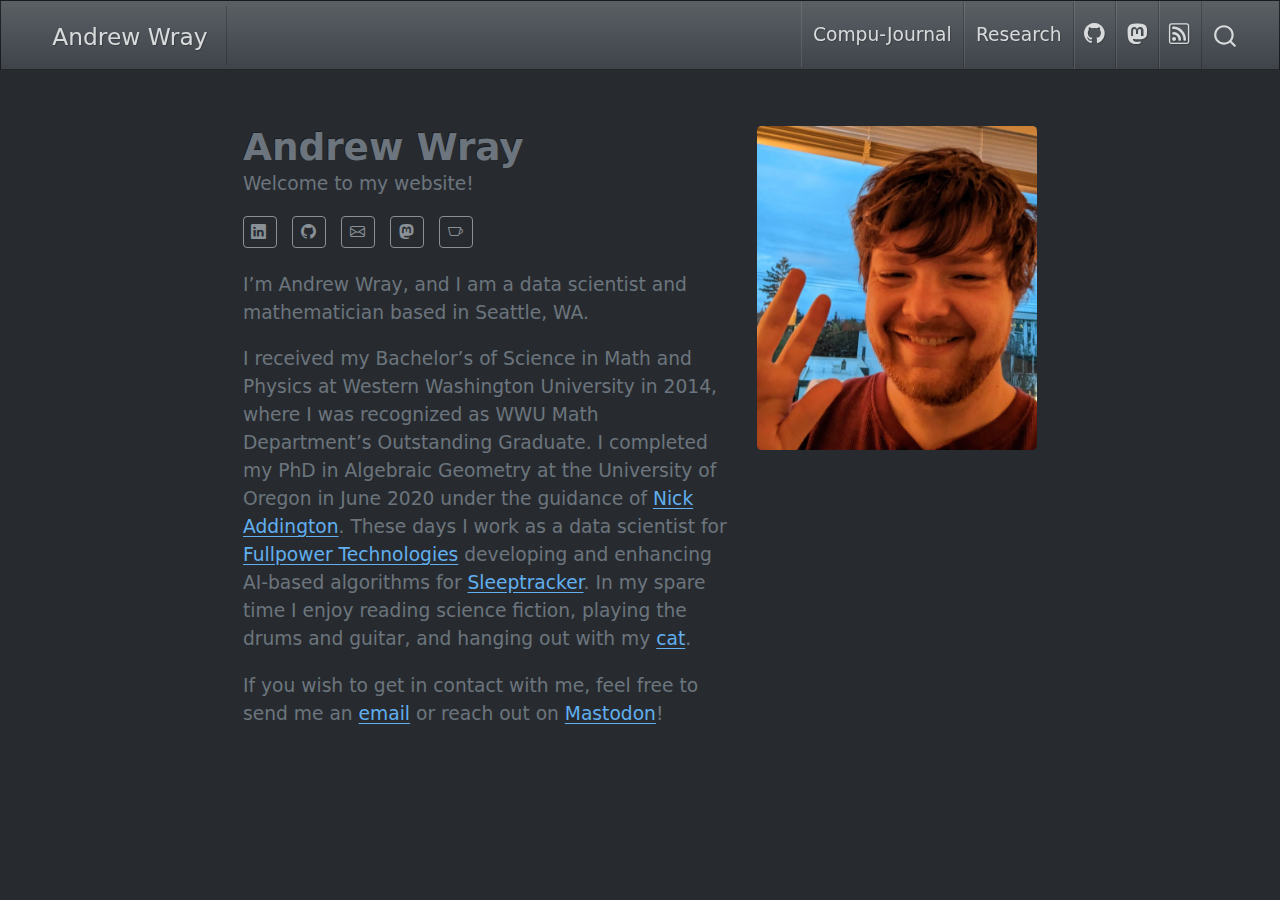
<file: index.html>
<!DOCTYPE html>
<html xmlns="http://www.w3.org/1999/xhtml" lang="en" xml:lang="en"><head>

<meta charset="utf-8">
<meta name="generator" content="quarto-1.4.549">

<meta name="viewport" content="width=device-width, initial-scale=1.0, user-scalable=yes">

<meta name="description" content="Welcome to my website!">

<title>Andrew Wray</title>
<style>
code{white-space: pre-wrap;}
span.smallcaps{font-variant: small-caps;}
div.columns{display: flex; gap: min(4vw, 1.5em);}
div.column{flex: auto; overflow-x: auto;}
div.hanging-indent{margin-left: 1.5em; text-indent: -1.5em;}
ul.task-list{list-style: none;}
ul.task-list li input[type="checkbox"] {
  width: 0.8em;
  margin: 0 0.8em 0.2em -1em; /* quarto-specific, see https://github.com/quarto-dev/quarto-cli/issues/4556 */ 
  vertical-align: middle;
}
</style>


<script src="site_libs/quarto-nav/quarto-nav.js"></script>
<script src="site_libs/quarto-nav/headroom.min.js"></script>
<script src="site_libs/clipboard/clipboard.min.js"></script>
<script src="site_libs/quarto-search/autocomplete.umd.js"></script>
<script src="site_libs/quarto-search/fuse.min.js"></script>
<script src="site_libs/quarto-search/quarto-search.js"></script>
<meta name="quarto:offset" content="./">
<link href="./static/img/favicon.ico" rel="icon">
<script src="site_libs/quarto-html/quarto.js"></script>
<script src="site_libs/quarto-html/popper.min.js"></script>
<script src="site_libs/quarto-html/tippy.umd.min.js"></script>
<link href="site_libs/quarto-html/tippy.css" rel="stylesheet">
<link href="site_libs/quarto-html/quarto-syntax-highlighting-dark.css" rel="stylesheet" id="quarto-text-highlighting-styles">
<script src="site_libs/bootstrap/bootstrap.min.js"></script>
<link href="site_libs/bootstrap/bootstrap-icons.css" rel="stylesheet">
<link href="site_libs/bootstrap/bootstrap.min.css" rel="stylesheet" id="quarto-bootstrap" data-mode="dark">
<script id="quarto-search-options" type="application/json">{
  "location": "navbar",
  "copy-button": false,
  "collapse-after": 3,
  "panel-placement": "end",
  "type": "overlay",
  "limit": 50,
  "keyboard-shortcut": [
    "f",
    "/",
    "s"
  ],
  "show-item-context": false,
  "language": {
    "search-no-results-text": "No results",
    "search-matching-documents-text": "matching documents",
    "search-copy-link-title": "Copy link to search",
    "search-hide-matches-text": "Hide additional matches",
    "search-more-match-text": "more match in this document",
    "search-more-matches-text": "more matches in this document",
    "search-clear-button-title": "Clear",
    "search-text-placeholder": "",
    "search-detached-cancel-button-title": "Cancel",
    "search-submit-button-title": "Submit",
    "search-label": "Search"
  }
}</script>
<style>html{ scroll-behavior: smooth; }</style>


<meta property="og:title" content="Andrew Wray">
<meta property="og:description" content="Welcome to my website!">
<meta property="og:image" content="https://awray3.github.io/static/img/pretty_good_morning.jpeg">
<meta property="og:site_name" content="Andrew Wray's Blog">
</head>

<body class="nav-fixed fullcontent">

<div id="quarto-search-results"></div>
  <header id="quarto-header" class="headroom fixed-top">
    <nav class="navbar navbar-expand-lg " data-bs-theme="dark">
      <div class="navbar-container container-fluid">
      <div class="navbar-brand-container mx-auto">
    <a class="navbar-brand" href="./index.html">
    <span class="navbar-title">Andrew Wray</span>
    </a>
  </div>
            <div id="quarto-search" class="" title="Search"></div>
          <button class="navbar-toggler" type="button" data-bs-toggle="collapse" data-bs-target="#navbarCollapse" aria-controls="navbarCollapse" aria-expanded="false" aria-label="Toggle navigation" onclick="if (window.quartoToggleHeadroom) { window.quartoToggleHeadroom(); }">
  <span class="navbar-toggler-icon"></span>
</button>
          <div class="collapse navbar-collapse" id="navbarCollapse">
            <ul class="navbar-nav navbar-nav-scroll ms-auto">
  <li class="nav-item">
    <a class="nav-link" href="./compu-journal.html"> 
<span class="menu-text">Compu-Journal</span></a>
  </li>  
  <li class="nav-item">
    <a class="nav-link" href="./research.html"> 
<span class="menu-text">Research</span></a>
  </li>  
  <li class="nav-item compact">
    <a class="nav-link" href="https://github.com/awray3"> <i class="bi bi-github" role="img">
</i> 
<span class="menu-text"></span></a>
  </li>  
  <li class="nav-item compact">
    <a class="nav-link" href="https://fosstodon.org/@awray"> <i class="bi bi-mastodon" role="img">
</i> 
<span class="menu-text"></span></a>
  </li>  
  <li class="nav-item compact">
    <a class="nav-link" href="./blog.xml"> <i class="bi bi-rss" role="img">
</i> 
<span class="menu-text"></span></a>
  </li>  
</ul>
          </div> <!-- /navcollapse -->
          <div class="quarto-navbar-tools">
</div>
      </div> <!-- /container-fluid -->
    </nav>
</header>
<!-- content -->
<div id="quarto-content" class="quarto-container page-columns page-rows-contents page-layout-article page-navbar">
<!-- sidebar -->
<!-- margin-sidebar -->
    
<!-- main -->
<div class="quarto-about-solana column-body content">
  <div class="about-entity">
    <div class="entity-contents">
      <header id="title-block-header" class="quarto-title-block default">
<div class="quarto-title">
<h1 class="title">Andrew Wray</h1>
</div>
<div>
  <div class="description">
    Welcome to my website!
  </div>
</div>
<div class="quarto-title-meta">
  </div>
</header> <div class="about-links">
  <a href="https://linkedin.com/in/andrew-wray3" class="about-link" rel="" target="">
    <i class="bi bi-linkedin"></i>
     <span class="about-link-text"></span>
  </a>
  <a href="https://github.com/awray3" class="about-link" rel="" target="">
    <i class="bi bi-github"></i>
     <span class="about-link-text"></span>
  </a>
  <a href="mailto:aaawray@proton.me" class="about-link" rel="" target="">
    <i class="bi bi-envelope"></i>
     <span class="about-link-text"></span>
  </a>
  <a href="https://fosstodon.org/@awray" class="about-link" rel="" target="">
    <i class="bi bi-mastodon"></i>
     <span class="about-link-text"></span>
  </a>
  <a href="https://www.buymeacoffee.com/awray" class="about-link" rel="" target="">
    <i class="bi bi-cup"></i>
     <span class="about-link-text"></span>
  </a>
</div>
      <div class="about-contents"><main class="content" id="quarto-document-content">
<p>I’m Andrew Wray, and I am a data scientist and mathematician based in Seattle, WA.</p>
<p>I received my Bachelor’s of Science in Math and Physics at Western Washington University in 2014, where I was recognized as WWU Math Department’s Outstanding Graduate. I completed my PhD in Algebraic Geometry at the University of Oregon in June 2020 under the guidance of <a href="nick_webpage">Nick Addington</a>. These days I work as a data scientist for <a href="https://www.fullpower.com/">Fullpower Technologies</a> developing and enhancing AI-based algorithms for <a href="https://www.sleeptracker.com/.">Sleeptracker</a>. In my spare time I enjoy reading science fiction, playing the drums and guitar, and hanging out with my <a href="static/img/chiyoh.png">cat</a>.</p>
<p>If you wish to get in contact with me, feel free to send me an <script type="text/javascript">
<!--
h='&#x67;&#x6d;&#x61;&#x69;&#108;&#46;&#x63;&#x6f;&#x6d;';a='&#64;';n='&#x61;&#110;&#100;&#114;&#x65;&#x77;&#46;&#x77;&#114;&#x61;&#x79;&#50;&#x37;&#x31;&#56;';e=n+a+h;
document.write('<a h'+'ref'+'="ma'+'ilto'+':'+e+'" clas'+'s="em' + 'ail">'+'&#x65;&#x6d;&#x61;&#x69;&#108;'+'<\/'+'a'+'>');
// -->
</script><noscript>email (andrew.wray2718 at gmail dot com)</noscript> or reach out on <a rel="me" href="https://fosstodon.org/@awray">Mastodon</a>!</p>


</main></div>
    </div>
    <img src="static/img/pretty_good_morning.jpeg" class="about-image
  rounded " style="width: 15em;">
  </div>
</div>
 <!-- /main -->
<script id="quarto-html-after-body" type="application/javascript">
window.document.addEventListener("DOMContentLoaded", function (event) {
  const toggleBodyColorMode = (bsSheetEl) => {
    const mode = bsSheetEl.getAttribute("data-mode");
    const bodyEl = window.document.querySelector("body");
    if (mode === "dark") {
      bodyEl.classList.add("quarto-dark");
      bodyEl.classList.remove("quarto-light");
    } else {
      bodyEl.classList.add("quarto-light");
      bodyEl.classList.remove("quarto-dark");
    }
  }
  const toggleBodyColorPrimary = () => {
    const bsSheetEl = window.document.querySelector("link#quarto-bootstrap");
    if (bsSheetEl) {
      toggleBodyColorMode(bsSheetEl);
    }
  }
  toggleBodyColorPrimary();  
  const isCodeAnnotation = (el) => {
    for (const clz of el.classList) {
      if (clz.startsWith('code-annotation-')) {                     
        return true;
      }
    }
    return false;
  }
  const clipboard = new window.ClipboardJS('.code-copy-button', {
    text: function(trigger) {
      const codeEl = trigger.previousElementSibling.cloneNode(true);
      for (const childEl of codeEl.children) {
        if (isCodeAnnotation(childEl)) {
          childEl.remove();
        }
      }
      return codeEl.innerText;
    }
  });
  clipboard.on('success', function(e) {
    // button target
    const button = e.trigger;
    // don't keep focus
    button.blur();
    // flash "checked"
    button.classList.add('code-copy-button-checked');
    var currentTitle = button.getAttribute("title");
    button.setAttribute("title", "Copied!");
    let tooltip;
    if (window.bootstrap) {
      button.setAttribute("data-bs-toggle", "tooltip");
      button.setAttribute("data-bs-placement", "left");
      button.setAttribute("data-bs-title", "Copied!");
      tooltip = new bootstrap.Tooltip(button, 
        { trigger: "manual", 
          customClass: "code-copy-button-tooltip",
          offset: [0, -8]});
      tooltip.show();    
    }
    setTimeout(function() {
      if (tooltip) {
        tooltip.hide();
        button.removeAttribute("data-bs-title");
        button.removeAttribute("data-bs-toggle");
        button.removeAttribute("data-bs-placement");
      }
      button.setAttribute("title", currentTitle);
      button.classList.remove('code-copy-button-checked');
    }, 1000);
    // clear code selection
    e.clearSelection();
  });
  function tippyHover(el, contentFn, onTriggerFn, onUntriggerFn) {
    const config = {
      allowHTML: true,
      maxWidth: 500,
      delay: 100,
      arrow: false,
      appendTo: function(el) {
          return el.parentElement;
      },
      interactive: true,
      interactiveBorder: 10,
      theme: 'quarto',
      placement: 'bottom-start',
    };
    if (contentFn) {
      config.content = contentFn;
    }
    if (onTriggerFn) {
      config.onTrigger = onTriggerFn;
    }
    if (onUntriggerFn) {
      config.onUntrigger = onUntriggerFn;
    }
    window.tippy(el, config); 
  }
  const noterefs = window.document.querySelectorAll('a[role="doc-noteref"]');
  for (var i=0; i<noterefs.length; i++) {
    const ref = noterefs[i];
    tippyHover(ref, function() {
      // use id or data attribute instead here
      let href = ref.getAttribute('data-footnote-href') || ref.getAttribute('href');
      try { href = new URL(href).hash; } catch {}
      const id = href.replace(/^#\/?/, "");
      const note = window.document.getElementById(id);
      return note.innerHTML;
    });
  }
  const xrefs = window.document.querySelectorAll('a.quarto-xref');
  const processXRef = (id, note) => {
    // Strip column container classes
    const stripColumnClz = (el) => {
      el.classList.remove("page-full", "page-columns");
      if (el.children) {
        for (const child of el.children) {
          stripColumnClz(child);
        }
      }
    }
    stripColumnClz(note)
    if (id === null || id.startsWith('sec-')) {
      // Special case sections, only their first couple elements
      const container = document.createElement("div");
      if (note.children && note.children.length > 2) {
        container.appendChild(note.children[0].cloneNode(true));
        for (let i = 1; i < note.children.length; i++) {
          const child = note.children[i];
          if (child.tagName === "P" && child.innerText === "") {
            continue;
          } else {
            container.appendChild(child.cloneNode(true));
            break;
          }
        }
        if (window.Quarto?.typesetMath) {
          window.Quarto.typesetMath(container);
        }
        return container.innerHTML
      } else {
        if (window.Quarto?.typesetMath) {
          window.Quarto.typesetMath(note);
        }
        return note.innerHTML;
      }
    } else {
      // Remove any anchor links if they are present
      const anchorLink = note.querySelector('a.anchorjs-link');
      if (anchorLink) {
        anchorLink.remove();
      }
      if (window.Quarto?.typesetMath) {
        window.Quarto.typesetMath(note);
      }
      // TODO in 1.5, we should make sure this works without a callout special case
      if (note.classList.contains("callout")) {
        return note.outerHTML;
      } else {
        return note.innerHTML;
      }
    }
  }
  for (var i=0; i<xrefs.length; i++) {
    const xref = xrefs[i];
    tippyHover(xref, undefined, function(instance) {
      instance.disable();
      let url = xref.getAttribute('href');
      let hash = undefined; 
      if (url.startsWith('#')) {
        hash = url;
      } else {
        try { hash = new URL(url).hash; } catch {}
      }
      if (hash) {
        const id = hash.replace(/^#\/?/, "");
        const note = window.document.getElementById(id);
        if (note !== null) {
          try {
            const html = processXRef(id, note.cloneNode(true));
            instance.setContent(html);
          } finally {
            instance.enable();
            instance.show();
          }
        } else {
          // See if we can fetch this
          fetch(url.split('#')[0])
          .then(res => res.text())
          .then(html => {
            const parser = new DOMParser();
            const htmlDoc = parser.parseFromString(html, "text/html");
            const note = htmlDoc.getElementById(id);
            if (note !== null) {
              const html = processXRef(id, note);
              instance.setContent(html);
            } 
          }).finally(() => {
            instance.enable();
            instance.show();
          });
        }
      } else {
        // See if we can fetch a full url (with no hash to target)
        // This is a special case and we should probably do some content thinning / targeting
        fetch(url)
        .then(res => res.text())
        .then(html => {
          const parser = new DOMParser();
          const htmlDoc = parser.parseFromString(html, "text/html");
          const note = htmlDoc.querySelector('main.content');
          if (note !== null) {
            // This should only happen for chapter cross references
            // (since there is no id in the URL)
            // remove the first header
            if (note.children.length > 0 && note.children[0].tagName === "HEADER") {
              note.children[0].remove();
            }
            const html = processXRef(null, note);
            instance.setContent(html);
          } 
        }).finally(() => {
          instance.enable();
          instance.show();
        });
      }
    }, function(instance) {
    });
  }
      let selectedAnnoteEl;
      const selectorForAnnotation = ( cell, annotation) => {
        let cellAttr = 'data-code-cell="' + cell + '"';
        let lineAttr = 'data-code-annotation="' +  annotation + '"';
        const selector = 'span[' + cellAttr + '][' + lineAttr + ']';
        return selector;
      }
      const selectCodeLines = (annoteEl) => {
        const doc = window.document;
        const targetCell = annoteEl.getAttribute("data-target-cell");
        const targetAnnotation = annoteEl.getAttribute("data-target-annotation");
        const annoteSpan = window.document.querySelector(selectorForAnnotation(targetCell, targetAnnotation));
        const lines = annoteSpan.getAttribute("data-code-lines").split(",");
        const lineIds = lines.map((line) => {
          return targetCell + "-" + line;
        })
        let top = null;
        let height = null;
        let parent = null;
        if (lineIds.length > 0) {
            //compute the position of the single el (top and bottom and make a div)
            const el = window.document.getElementById(lineIds[0]);
            top = el.offsetTop;
            height = el.offsetHeight;
            parent = el.parentElement.parentElement;
          if (lineIds.length > 1) {
            const lastEl = window.document.getElementById(lineIds[lineIds.length - 1]);
            const bottom = lastEl.offsetTop + lastEl.offsetHeight;
            height = bottom - top;
          }
          if (top !== null && height !== null && parent !== null) {
            // cook up a div (if necessary) and position it 
            let div = window.document.getElementById("code-annotation-line-highlight");
            if (div === null) {
              div = window.document.createElement("div");
              div.setAttribute("id", "code-annotation-line-highlight");
              div.style.position = 'absolute';
              parent.appendChild(div);
            }
            div.style.top = top - 2 + "px";
            div.style.height = height + 4 + "px";
            div.style.left = 0;
            let gutterDiv = window.document.getElementById("code-annotation-line-highlight-gutter");
            if (gutterDiv === null) {
              gutterDiv = window.document.createElement("div");
              gutterDiv.setAttribute("id", "code-annotation-line-highlight-gutter");
              gutterDiv.style.position = 'absolute';
              const codeCell = window.document.getElementById(targetCell);
              const gutter = codeCell.querySelector('.code-annotation-gutter');
              gutter.appendChild(gutterDiv);
            }
            gutterDiv.style.top = top - 2 + "px";
            gutterDiv.style.height = height + 4 + "px";
          }
          selectedAnnoteEl = annoteEl;
        }
      };
      const unselectCodeLines = () => {
        const elementsIds = ["code-annotation-line-highlight", "code-annotation-line-highlight-gutter"];
        elementsIds.forEach((elId) => {
          const div = window.document.getElementById(elId);
          if (div) {
            div.remove();
          }
        });
        selectedAnnoteEl = undefined;
      };
        // Handle positioning of the toggle
    window.addEventListener(
      "resize",
      throttle(() => {
        elRect = undefined;
        if (selectedAnnoteEl) {
          selectCodeLines(selectedAnnoteEl);
        }
      }, 10)
    );
    function throttle(fn, ms) {
    let throttle = false;
    let timer;
      return (...args) => {
        if(!throttle) { // first call gets through
            fn.apply(this, args);
            throttle = true;
        } else { // all the others get throttled
            if(timer) clearTimeout(timer); // cancel #2
            timer = setTimeout(() => {
              fn.apply(this, args);
              timer = throttle = false;
            }, ms);
        }
      };
    }
      // Attach click handler to the DT
      const annoteDls = window.document.querySelectorAll('dt[data-target-cell]');
      for (const annoteDlNode of annoteDls) {
        annoteDlNode.addEventListener('click', (event) => {
          const clickedEl = event.target;
          if (clickedEl !== selectedAnnoteEl) {
            unselectCodeLines();
            const activeEl = window.document.querySelector('dt[data-target-cell].code-annotation-active');
            if (activeEl) {
              activeEl.classList.remove('code-annotation-active');
            }
            selectCodeLines(clickedEl);
            clickedEl.classList.add('code-annotation-active');
          } else {
            // Unselect the line
            unselectCodeLines();
            clickedEl.classList.remove('code-annotation-active');
          }
        });
      }
  const findCites = (el) => {
    const parentEl = el.parentElement;
    if (parentEl) {
      const cites = parentEl.dataset.cites;
      if (cites) {
        return {
          el,
          cites: cites.split(' ')
        };
      } else {
        return findCites(el.parentElement)
      }
    } else {
      return undefined;
    }
  };
  var bibliorefs = window.document.querySelectorAll('a[role="doc-biblioref"]');
  for (var i=0; i<bibliorefs.length; i++) {
    const ref = bibliorefs[i];
    const citeInfo = findCites(ref);
    if (citeInfo) {
      tippyHover(citeInfo.el, function() {
        var popup = window.document.createElement('div');
        citeInfo.cites.forEach(function(cite) {
          var citeDiv = window.document.createElement('div');
          citeDiv.classList.add('hanging-indent');
          citeDiv.classList.add('csl-entry');
          var biblioDiv = window.document.getElementById('ref-' + cite);
          if (biblioDiv) {
            citeDiv.innerHTML = biblioDiv.innerHTML;
          }
          popup.appendChild(citeDiv);
        });
        return popup.innerHTML;
      });
    }
  }
});
</script>
</div> <!-- /content -->




<script src="site_libs/quarto-html/zenscroll-min.js"></script>
</body></html>
</file>
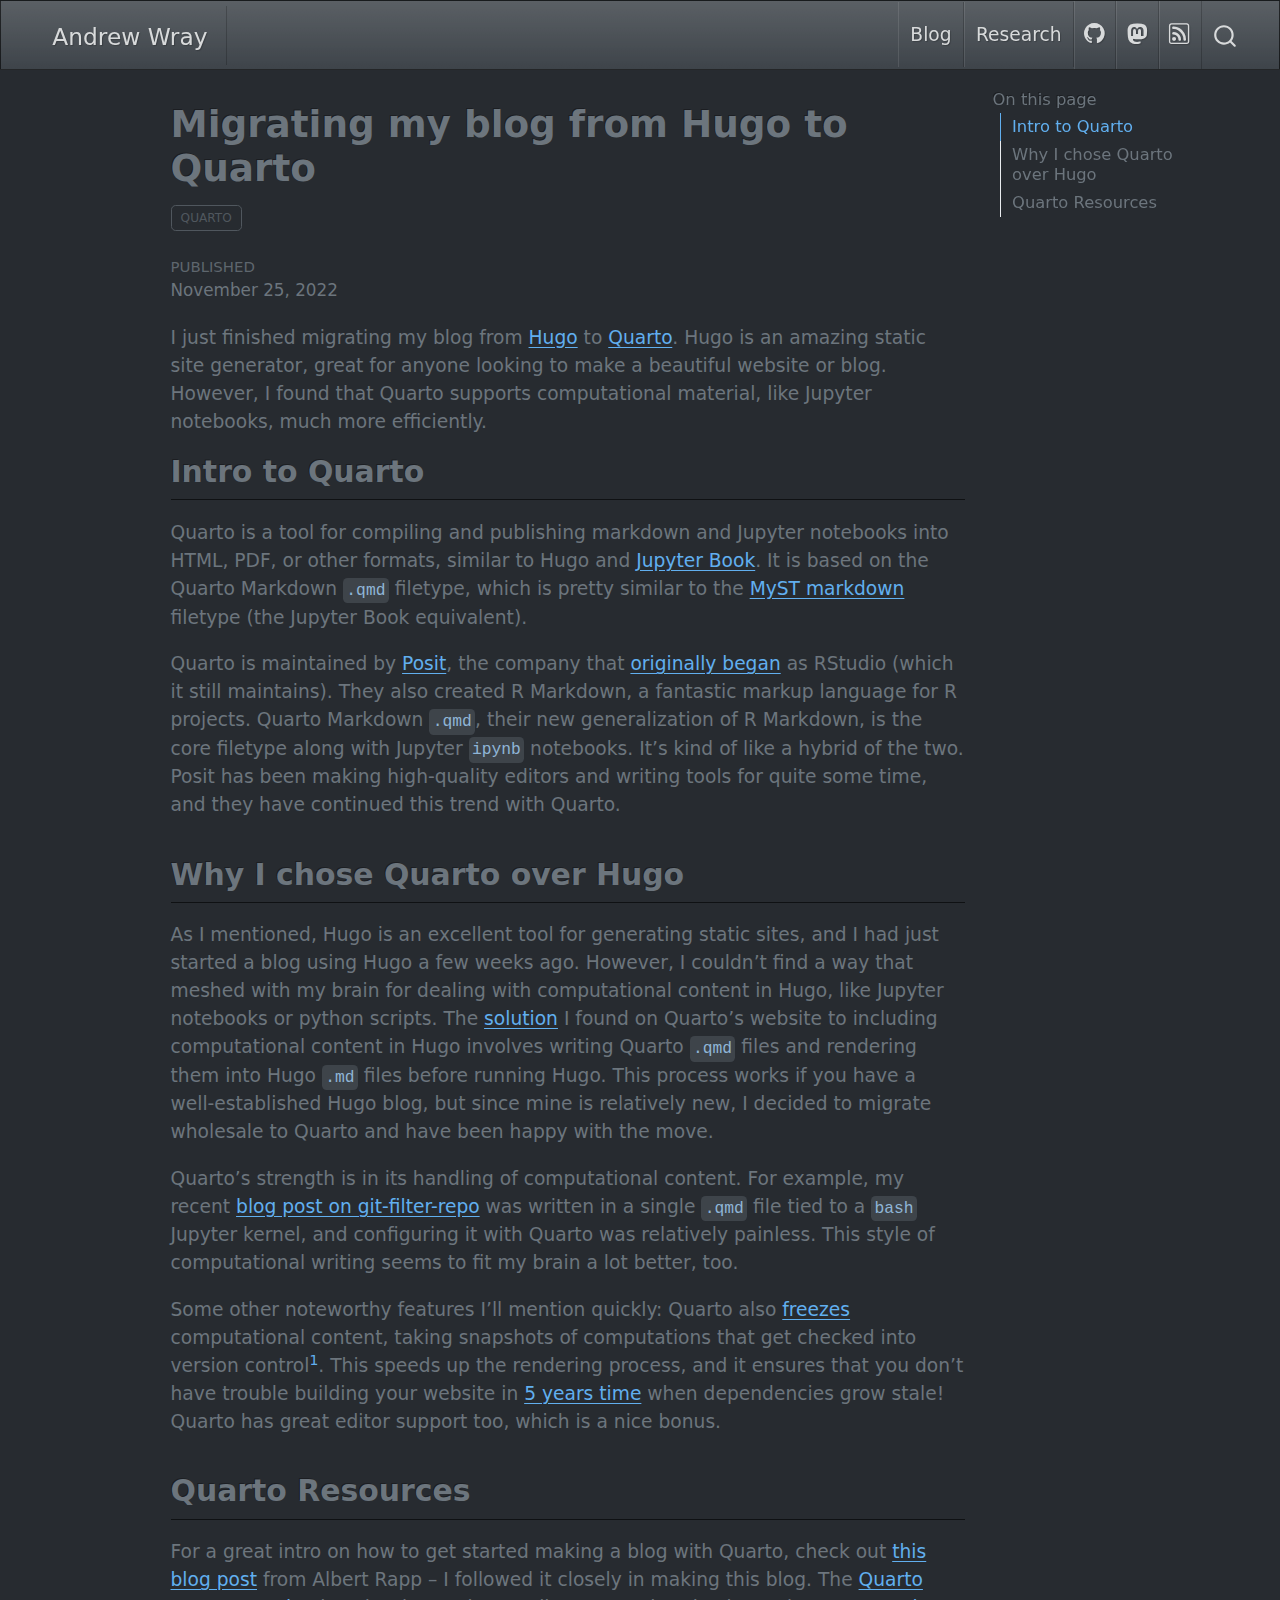
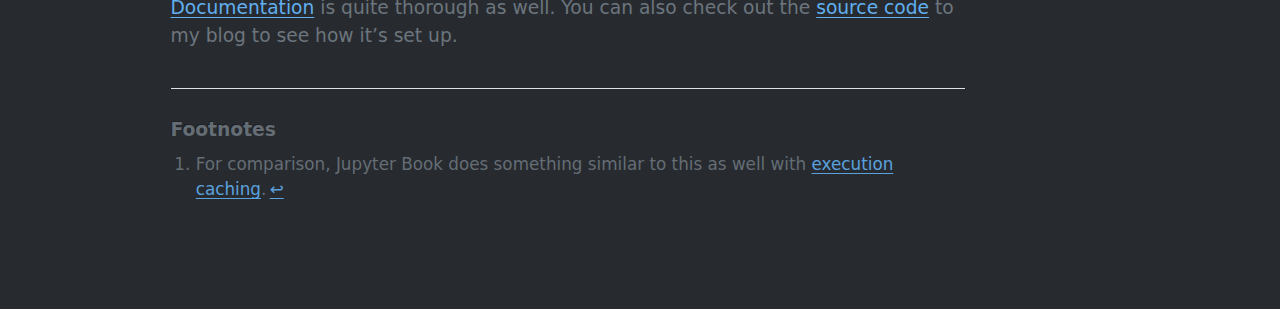
<file: blog/migrating-to-quarto/index.html>
<!DOCTYPE html>
<html xmlns="http://www.w3.org/1999/xhtml" lang="en" xml:lang="en"><head>

<meta charset="utf-8">
<meta name="generator" content="quarto-1.7.34">

<meta name="viewport" content="width=device-width, initial-scale=1.0, user-scalable=yes">

<meta name="dcterms.date" content="2022-11-25">

<title>Migrating my blog from Hugo to Quarto – Andrew Wray</title>
<style>
code{white-space: pre-wrap;}
span.smallcaps{font-variant: small-caps;}
div.columns{display: flex; gap: min(4vw, 1.5em);}
div.column{flex: auto; overflow-x: auto;}
div.hanging-indent{margin-left: 1.5em; text-indent: -1.5em;}
ul.task-list{list-style: none;}
ul.task-list li input[type="checkbox"] {
  width: 0.8em;
  margin: 0 0.8em 0.2em -1em; /* quarto-specific, see https://github.com/quarto-dev/quarto-cli/issues/4556 */ 
  vertical-align: middle;
}
</style>


<script src="../../site_libs/quarto-nav/quarto-nav.js"></script>
<script src="../../site_libs/quarto-nav/headroom.min.js"></script>
<script src="../../site_libs/clipboard/clipboard.min.js"></script>
<script src="../../site_libs/quarto-search/autocomplete.umd.js"></script>
<script src="../../site_libs/quarto-search/fuse.min.js"></script>
<script src="../../site_libs/quarto-search/quarto-search.js"></script>
<meta name="quarto:offset" content="../../">
<link href="../../static/img/favicon.ico" rel="icon">
<script src="../../site_libs/quarto-html/quarto.js" type="module"></script>
<script src="../../site_libs/quarto-html/tabsets/tabsets.js" type="module"></script>
<script src="../../site_libs/quarto-html/popper.min.js"></script>
<script src="../../site_libs/quarto-html/tippy.umd.min.js"></script>
<script src="../../site_libs/quarto-html/anchor.min.js"></script>
<link href="../../site_libs/quarto-html/tippy.css" rel="stylesheet">
<link href="../../site_libs/quarto-html/quarto-syntax-highlighting-dark-f0a4794d096e7901d871e43f74665444.css" rel="stylesheet" id="quarto-text-highlighting-styles">
<script src="../../site_libs/bootstrap/bootstrap.min.js"></script>
<link href="../../site_libs/bootstrap/bootstrap-icons.css" rel="stylesheet">
<link href="../../site_libs/bootstrap/bootstrap-5ab6c44feab291f3e96e5b3b6a12809d.min.css" rel="stylesheet" append-hash="true" id="quarto-bootstrap" data-mode="dark">
<script id="quarto-search-options" type="application/json">{
  "location": "navbar",
  "copy-button": false,
  "collapse-after": 3,
  "panel-placement": "end",
  "type": "overlay",
  "limit": 50,
  "keyboard-shortcut": [
    "f",
    "/",
    "s"
  ],
  "show-item-context": false,
  "language": {
    "search-no-results-text": "No results",
    "search-matching-documents-text": "matching documents",
    "search-copy-link-title": "Copy link to search",
    "search-hide-matches-text": "Hide additional matches",
    "search-more-match-text": "more match in this document",
    "search-more-matches-text": "more matches in this document",
    "search-clear-button-title": "Clear",
    "search-text-placeholder": "",
    "search-detached-cancel-button-title": "Cancel",
    "search-submit-button-title": "Submit",
    "search-label": "Search"
  }
}</script>
<style>html{ scroll-behavior: smooth; }</style>


<meta property="og:title" content="Migrating my blog from Hugo to Quarto – Andrew Wray">
<meta property="og:description" content="Personal website and blog of Andrew Wray">
<meta property="og:site_name" content="Andrew Wray's Blog">
</head>

<body class="nav-fixed quarto-light">

<div id="quarto-search-results"></div>
  <header id="quarto-header" class="headroom fixed-top">
    <nav class="navbar navbar-expand-lg " data-bs-theme="dark">
      <div class="navbar-container container-fluid">
      <div class="navbar-brand-container mx-auto">
    <a class="navbar-brand" href="../../index.html">
    <span class="navbar-title">Andrew Wray</span>
    </a>
  </div>
            <div id="quarto-search" class="" title="Search"></div>
          <button class="navbar-toggler" type="button" data-bs-toggle="collapse" data-bs-target="#navbarCollapse" aria-controls="navbarCollapse" role="menu" aria-expanded="false" aria-label="Toggle navigation" onclick="if (window.quartoToggleHeadroom) { window.quartoToggleHeadroom(); }">
  <span class="navbar-toggler-icon"></span>
</button>
          <div class="collapse navbar-collapse" id="navbarCollapse">
            <ul class="navbar-nav navbar-nav-scroll ms-auto">
  <li class="nav-item">
    <a class="nav-link" href="../../blog.html"> 
<span class="menu-text">Blog</span></a>
  </li>  
  <li class="nav-item">
    <a class="nav-link" href="../../research.html"> 
<span class="menu-text">Research</span></a>
  </li>  
  <li class="nav-item compact">
    <a class="nav-link" href="https://github.com/awray3"> <i class="bi bi-github" role="img">
</i> 
<span class="menu-text"></span></a>
  </li>  
  <li class="nav-item compact">
    <a class="nav-link" href="https://fosstodon.org/@awray"> <i class="bi bi-mastodon" role="img">
</i> 
<span class="menu-text"></span></a>
  </li>  
  <li class="nav-item compact">
    <a class="nav-link" href="../../blog.xml"> <i class="bi bi-rss" role="img">
</i> 
<span class="menu-text"></span></a>
  </li>  
</ul>
          </div> <!-- /navcollapse -->
            <div class="quarto-navbar-tools">
</div>
      </div> <!-- /container-fluid -->
    </nav>
</header>
<!-- content -->
<div id="quarto-content" class="quarto-container page-columns page-rows-contents page-layout-article page-navbar">
<!-- sidebar -->
<!-- margin-sidebar -->
    <div id="quarto-margin-sidebar" class="sidebar margin-sidebar">
        <nav id="TOC" role="doc-toc" class="toc-active">
    <h2 id="toc-title">On this page</h2>
   
  <ul>
  <li><a href="#intro-to-quarto" id="toc-intro-to-quarto" class="nav-link active" data-scroll-target="#intro-to-quarto">Intro to Quarto</a></li>
  <li><a href="#why-i-chose-quarto-over-hugo" id="toc-why-i-chose-quarto-over-hugo" class="nav-link" data-scroll-target="#why-i-chose-quarto-over-hugo">Why I chose Quarto over Hugo</a></li>
  <li><a href="#quarto-resources" id="toc-quarto-resources" class="nav-link" data-scroll-target="#quarto-resources">Quarto Resources</a></li>
  </ul>
</nav>
    </div>
<!-- main -->
<main class="content" id="quarto-document-content">

<header id="title-block-header" class="quarto-title-block default">
<div class="quarto-title">
<h1 class="title">Migrating my blog from Hugo to Quarto</h1>
  <div class="quarto-categories">
    <div class="quarto-category">Quarto</div>
  </div>
  </div>



<div class="quarto-title-meta">

    
    <div>
    <div class="quarto-title-meta-heading">Published</div>
    <div class="quarto-title-meta-contents">
      <p class="date">November 25, 2022</p>
    </div>
  </div>
  
    
  </div>
  


</header>


<p>I just finished migrating my blog from <a href="https://gohugo.io/">Hugo</a> to <a href="https://quarto.org/">Quarto</a>. Hugo is an amazing static site generator, great for anyone looking to make a beautiful website or blog. However, I found that Quarto supports computational material, like Jupyter notebooks, much more efficiently.</p>
<section id="intro-to-quarto" class="level2">
<h2 class="anchored" data-anchor-id="intro-to-quarto">Intro to Quarto</h2>
<p>Quarto is a tool for compiling and publishing markdown and Jupyter notebooks into HTML, PDF, or other formats, similar to Hugo and <a href="https://jupyterbook.org/en/stable/intro.html">Jupyter Book</a>. It is based on the Quarto Markdown <code>.qmd</code> filetype, which is pretty similar to the <a href="https://jupyterbook.org/en/stable/content/myst.html">MyST markdown</a> filetype (the Jupyter Book equivalent).</p>
<p>Quarto is maintained by <a href="https://posit.co/">Posit</a>, the company that <a href="https://posit.co/blog/rstudio-is-becoming-posit/">originally began</a> as RStudio (which it still maintains). They also created R Markdown, a fantastic markup language for R projects. Quarto Markdown <code>.qmd</code>, their new generalization of R Markdown, is the core filetype along with Jupyter <code>ipynb</code> notebooks. It’s kind of like a hybrid of the two. Posit has been making high-quality editors and writing tools for quite some time, and they have continued this trend with Quarto.</p>
</section>
<section id="why-i-chose-quarto-over-hugo" class="level2">
<h2 class="anchored" data-anchor-id="why-i-chose-quarto-over-hugo">Why I chose Quarto over Hugo</h2>
<p>As I mentioned, Hugo is an excellent tool for generating static sites, and I had just started a blog using Hugo a few weeks ago. However, I couldn’t find a way that meshed with my brain for dealing with computational content in Hugo, like Jupyter notebooks or python scripts. The <a href="https://quarto.org/docs/output-formats/hugo.html">solution</a> I found on Quarto’s website to including computational content in Hugo involves writing Quarto <code>.qmd</code> files and rendering them into Hugo <code>.md</code> files before running Hugo. This process works if you have a well-established Hugo blog, but since mine is relatively new, I decided to migrate wholesale to Quarto and have been happy with the move.</p>
<p>Quarto’s strength is in its handling of computational content. For example, my recent <a href="../../blog/til/git-filter-repo/index.html">blog post on git-filter-repo</a> was written in a single <code>.qmd</code> file tied to a <code>bash</code> Jupyter kernel, and configuring it with Quarto was relatively painless. This style of computational writing seems to fit my brain a lot better, too.</p>
<p>Some other noteworthy features I’ll mention quickly: Quarto also <a href="https://quarto.org/docs/projects/code-execution.html#overview">freezes</a> computational content, taking snapshots of computations that get checked into version control<a href="#fn1" class="footnote-ref" id="fnref1" role="doc-noteref"><sup>1</sup></a>. This speeds up the rendering process, and it ensures that you don’t have trouble building your website in <a href="https://www.youtube.com/watch?v=T8YCSJpF4g4">5 years time</a> when dependencies grow stale! Quarto has great editor support too, which is a nice bonus.</p>
</section>
<section id="quarto-resources" class="level2">
<h2 class="anchored" data-anchor-id="quarto-resources">Quarto Resources</h2>
<p>For a great intro on how to get started making a blog with Quarto, check out <a href="https://albert-rapp.de/posts/13_quarto_blog_writing_guide/13_quarto_blog_writing_guide.html">this blog post</a> from Albert Rapp – I followed it closely in making this blog. The <a href="https://quarto.org/docs/guide/">Quarto Documentation</a> is quite thorough as well. You can also check out the <a href="https://github.com/awray3/awray3.github.io">source code</a> to my blog to see how it’s set up.</p>


</section>


<div id="quarto-appendix" class="default"><section id="footnotes" class="footnotes footnotes-end-of-document" role="doc-endnotes"><h2 class="anchored quarto-appendix-heading">Footnotes</h2>

<ol>
<li id="fn1"><p>For comparison, Jupyter Book does something similar to this as well with <a href="https://jupyterbook.org/en/stable/content/execute.html">execution caching</a>.<a href="#fnref1" class="footnote-back" role="doc-backlink">↩︎</a></p></li>
</ol>
</section></div></main> <!-- /main -->
<script id="quarto-html-after-body" type="application/javascript">
  window.document.addEventListener("DOMContentLoaded", function (event) {
    const icon = "";
    const anchorJS = new window.AnchorJS();
    anchorJS.options = {
      placement: 'right',
      icon: icon
    };
    anchorJS.add('.anchored');
    const isCodeAnnotation = (el) => {
      for (const clz of el.classList) {
        if (clz.startsWith('code-annotation-')) {                     
          return true;
        }
      }
      return false;
    }
    const onCopySuccess = function(e) {
      // button target
      const button = e.trigger;
      // don't keep focus
      button.blur();
      // flash "checked"
      button.classList.add('code-copy-button-checked');
      var currentTitle = button.getAttribute("title");
      button.setAttribute("title", "Copied!");
      let tooltip;
      if (window.bootstrap) {
        button.setAttribute("data-bs-toggle", "tooltip");
        button.setAttribute("data-bs-placement", "left");
        button.setAttribute("data-bs-title", "Copied!");
        tooltip = new bootstrap.Tooltip(button, 
          { trigger: "manual", 
            customClass: "code-copy-button-tooltip",
            offset: [0, -8]});
        tooltip.show();    
      }
      setTimeout(function() {
        if (tooltip) {
          tooltip.hide();
          button.removeAttribute("data-bs-title");
          button.removeAttribute("data-bs-toggle");
          button.removeAttribute("data-bs-placement");
        }
        button.setAttribute("title", currentTitle);
        button.classList.remove('code-copy-button-checked');
      }, 1000);
      // clear code selection
      e.clearSelection();
    }
    const getTextToCopy = function(trigger) {
        const codeEl = trigger.previousElementSibling.cloneNode(true);
        for (const childEl of codeEl.children) {
          if (isCodeAnnotation(childEl)) {
            childEl.remove();
          }
        }
        return codeEl.innerText;
    }
    const clipboard = new window.ClipboardJS('.code-copy-button:not([data-in-quarto-modal])', {
      text: getTextToCopy
    });
    clipboard.on('success', onCopySuccess);
    if (window.document.getElementById('quarto-embedded-source-code-modal')) {
      const clipboardModal = new window.ClipboardJS('.code-copy-button[data-in-quarto-modal]', {
        text: getTextToCopy,
        container: window.document.getElementById('quarto-embedded-source-code-modal')
      });
      clipboardModal.on('success', onCopySuccess);
    }
      var localhostRegex = new RegExp(/^(?:http|https):\/\/localhost\:?[0-9]*\//);
      var mailtoRegex = new RegExp(/^mailto:/);
        var filterRegex = new RegExp("https:\/\/awray3\.github\.io");
      var isInternal = (href) => {
          return filterRegex.test(href) || localhostRegex.test(href) || mailtoRegex.test(href);
      }
      // Inspect non-navigation links and adorn them if external
     var links = window.document.querySelectorAll('a[href]:not(.nav-link):not(.navbar-brand):not(.toc-action):not(.sidebar-link):not(.sidebar-item-toggle):not(.pagination-link):not(.no-external):not([aria-hidden]):not(.dropdown-item):not(.quarto-navigation-tool):not(.about-link)');
      for (var i=0; i<links.length; i++) {
        const link = links[i];
        if (!isInternal(link.href)) {
          // undo the damage that might have been done by quarto-nav.js in the case of
          // links that we want to consider external
          if (link.dataset.originalHref !== undefined) {
            link.href = link.dataset.originalHref;
          }
        }
      }
    function tippyHover(el, contentFn, onTriggerFn, onUntriggerFn) {
      const config = {
        allowHTML: true,
        maxWidth: 500,
        delay: 100,
        arrow: false,
        appendTo: function(el) {
            return el.parentElement;
        },
        interactive: true,
        interactiveBorder: 10,
        theme: 'quarto',
        placement: 'bottom-start',
      };
      if (contentFn) {
        config.content = contentFn;
      }
      if (onTriggerFn) {
        config.onTrigger = onTriggerFn;
      }
      if (onUntriggerFn) {
        config.onUntrigger = onUntriggerFn;
      }
      window.tippy(el, config); 
    }
    const noterefs = window.document.querySelectorAll('a[role="doc-noteref"]');
    for (var i=0; i<noterefs.length; i++) {
      const ref = noterefs[i];
      tippyHover(ref, function() {
        // use id or data attribute instead here
        let href = ref.getAttribute('data-footnote-href') || ref.getAttribute('href');
        try { href = new URL(href).hash; } catch {}
        const id = href.replace(/^#\/?/, "");
        const note = window.document.getElementById(id);
        if (note) {
          return note.innerHTML;
        } else {
          return "";
        }
      });
    }
    const xrefs = window.document.querySelectorAll('a.quarto-xref');
    const processXRef = (id, note) => {
      // Strip column container classes
      const stripColumnClz = (el) => {
        el.classList.remove("page-full", "page-columns");
        if (el.children) {
          for (const child of el.children) {
            stripColumnClz(child);
          }
        }
      }
      stripColumnClz(note)
      if (id === null || id.startsWith('sec-')) {
        // Special case sections, only their first couple elements
        const container = document.createElement("div");
        if (note.children && note.children.length > 2) {
          container.appendChild(note.children[0].cloneNode(true));
          for (let i = 1; i < note.children.length; i++) {
            const child = note.children[i];
            if (child.tagName === "P" && child.innerText === "") {
              continue;
            } else {
              container.appendChild(child.cloneNode(true));
              break;
            }
          }
          if (window.Quarto?.typesetMath) {
            window.Quarto.typesetMath(container);
          }
          return container.innerHTML
        } else {
          if (window.Quarto?.typesetMath) {
            window.Quarto.typesetMath(note);
          }
          return note.innerHTML;
        }
      } else {
        // Remove any anchor links if they are present
        const anchorLink = note.querySelector('a.anchorjs-link');
        if (anchorLink) {
          anchorLink.remove();
        }
        if (window.Quarto?.typesetMath) {
          window.Quarto.typesetMath(note);
        }
        if (note.classList.contains("callout")) {
          return note.outerHTML;
        } else {
          return note.innerHTML;
        }
      }
    }
    for (var i=0; i<xrefs.length; i++) {
      const xref = xrefs[i];
      tippyHover(xref, undefined, function(instance) {
        instance.disable();
        let url = xref.getAttribute('href');
        let hash = undefined; 
        if (url.startsWith('#')) {
          hash = url;
        } else {
          try { hash = new URL(url).hash; } catch {}
        }
        if (hash) {
          const id = hash.replace(/^#\/?/, "");
          const note = window.document.getElementById(id);
          if (note !== null) {
            try {
              const html = processXRef(id, note.cloneNode(true));
              instance.setContent(html);
            } finally {
              instance.enable();
              instance.show();
            }
          } else {
            // See if we can fetch this
            fetch(url.split('#')[0])
            .then(res => res.text())
            .then(html => {
              const parser = new DOMParser();
              const htmlDoc = parser.parseFromString(html, "text/html");
              const note = htmlDoc.getElementById(id);
              if (note !== null) {
                const html = processXRef(id, note);
                instance.setContent(html);
              } 
            }).finally(() => {
              instance.enable();
              instance.show();
            });
          }
        } else {
          // See if we can fetch a full url (with no hash to target)
          // This is a special case and we should probably do some content thinning / targeting
          fetch(url)
          .then(res => res.text())
          .then(html => {
            const parser = new DOMParser();
            const htmlDoc = parser.parseFromString(html, "text/html");
            const note = htmlDoc.querySelector('main.content');
            if (note !== null) {
              // This should only happen for chapter cross references
              // (since there is no id in the URL)
              // remove the first header
              if (note.children.length > 0 && note.children[0].tagName === "HEADER") {
                note.children[0].remove();
              }
              const html = processXRef(null, note);
              instance.setContent(html);
            } 
          }).finally(() => {
            instance.enable();
            instance.show();
          });
        }
      }, function(instance) {
      });
    }
        let selectedAnnoteEl;
        const selectorForAnnotation = ( cell, annotation) => {
          let cellAttr = 'data-code-cell="' + cell + '"';
          let lineAttr = 'data-code-annotation="' +  annotation + '"';
          const selector = 'span[' + cellAttr + '][' + lineAttr + ']';
          return selector;
        }
        const selectCodeLines = (annoteEl) => {
          const doc = window.document;
          const targetCell = annoteEl.getAttribute("data-target-cell");
          const targetAnnotation = annoteEl.getAttribute("data-target-annotation");
          const annoteSpan = window.document.querySelector(selectorForAnnotation(targetCell, targetAnnotation));
          const lines = annoteSpan.getAttribute("data-code-lines").split(",");
          const lineIds = lines.map((line) => {
            return targetCell + "-" + line;
          })
          let top = null;
          let height = null;
          let parent = null;
          if (lineIds.length > 0) {
              //compute the position of the single el (top and bottom and make a div)
              const el = window.document.getElementById(lineIds[0]);
              top = el.offsetTop;
              height = el.offsetHeight;
              parent = el.parentElement.parentElement;
            if (lineIds.length > 1) {
              const lastEl = window.document.getElementById(lineIds[lineIds.length - 1]);
              const bottom = lastEl.offsetTop + lastEl.offsetHeight;
              height = bottom - top;
            }
            if (top !== null && height !== null && parent !== null) {
              // cook up a div (if necessary) and position it 
              let div = window.document.getElementById("code-annotation-line-highlight");
              if (div === null) {
                div = window.document.createElement("div");
                div.setAttribute("id", "code-annotation-line-highlight");
                div.style.position = 'absolute';
                parent.appendChild(div);
              }
              div.style.top = top - 2 + "px";
              div.style.height = height + 4 + "px";
              div.style.left = 0;
              let gutterDiv = window.document.getElementById("code-annotation-line-highlight-gutter");
              if (gutterDiv === null) {
                gutterDiv = window.document.createElement("div");
                gutterDiv.setAttribute("id", "code-annotation-line-highlight-gutter");
                gutterDiv.style.position = 'absolute';
                const codeCell = window.document.getElementById(targetCell);
                const gutter = codeCell.querySelector('.code-annotation-gutter');
                gutter.appendChild(gutterDiv);
              }
              gutterDiv.style.top = top - 2 + "px";
              gutterDiv.style.height = height + 4 + "px";
            }
            selectedAnnoteEl = annoteEl;
          }
        };
        const unselectCodeLines = () => {
          const elementsIds = ["code-annotation-line-highlight", "code-annotation-line-highlight-gutter"];
          elementsIds.forEach((elId) => {
            const div = window.document.getElementById(elId);
            if (div) {
              div.remove();
            }
          });
          selectedAnnoteEl = undefined;
        };
          // Handle positioning of the toggle
      window.addEventListener(
        "resize",
        throttle(() => {
          elRect = undefined;
          if (selectedAnnoteEl) {
            selectCodeLines(selectedAnnoteEl);
          }
        }, 10)
      );
      function throttle(fn, ms) {
      let throttle = false;
      let timer;
        return (...args) => {
          if(!throttle) { // first call gets through
              fn.apply(this, args);
              throttle = true;
          } else { // all the others get throttled
              if(timer) clearTimeout(timer); // cancel #2
              timer = setTimeout(() => {
                fn.apply(this, args);
                timer = throttle = false;
              }, ms);
          }
        };
      }
        // Attach click handler to the DT
        const annoteDls = window.document.querySelectorAll('dt[data-target-cell]');
        for (const annoteDlNode of annoteDls) {
          annoteDlNode.addEventListener('click', (event) => {
            const clickedEl = event.target;
            if (clickedEl !== selectedAnnoteEl) {
              unselectCodeLines();
              const activeEl = window.document.querySelector('dt[data-target-cell].code-annotation-active');
              if (activeEl) {
                activeEl.classList.remove('code-annotation-active');
              }
              selectCodeLines(clickedEl);
              clickedEl.classList.add('code-annotation-active');
            } else {
              // Unselect the line
              unselectCodeLines();
              clickedEl.classList.remove('code-annotation-active');
            }
          });
        }
    const findCites = (el) => {
      const parentEl = el.parentElement;
      if (parentEl) {
        const cites = parentEl.dataset.cites;
        if (cites) {
          return {
            el,
            cites: cites.split(' ')
          };
        } else {
          return findCites(el.parentElement)
        }
      } else {
        return undefined;
      }
    };
    var bibliorefs = window.document.querySelectorAll('a[role="doc-biblioref"]');
    for (var i=0; i<bibliorefs.length; i++) {
      const ref = bibliorefs[i];
      const citeInfo = findCites(ref);
      if (citeInfo) {
        tippyHover(citeInfo.el, function() {
          var popup = window.document.createElement('div');
          citeInfo.cites.forEach(function(cite) {
            var citeDiv = window.document.createElement('div');
            citeDiv.classList.add('hanging-indent');
            citeDiv.classList.add('csl-entry');
            var biblioDiv = window.document.getElementById('ref-' + cite);
            if (biblioDiv) {
              citeDiv.innerHTML = biblioDiv.innerHTML;
            }
            popup.appendChild(citeDiv);
          });
          return popup.innerHTML;
        });
      }
    }
  });
  </script>
</div> <!-- /content -->




<script src="../../site_libs/quarto-html/zenscroll-min.js"></script>
</body></html>
</file>
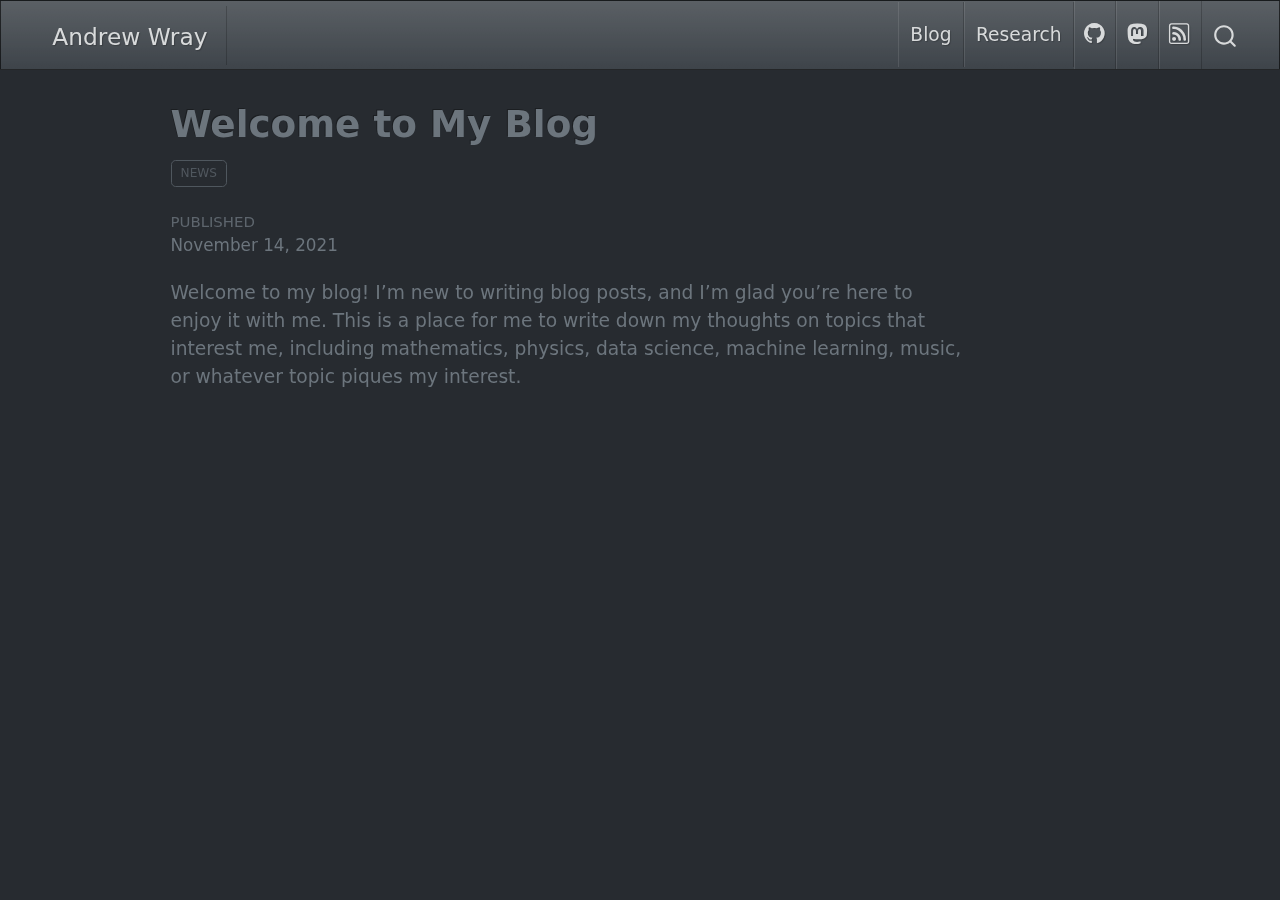
<file: blog/welcome/index.html>
<!DOCTYPE html>
<html xmlns="http://www.w3.org/1999/xhtml" lang="en" xml:lang="en"><head>

<meta charset="utf-8">
<meta name="generator" content="quarto-1.7.34">

<meta name="viewport" content="width=device-width, initial-scale=1.0, user-scalable=yes">

<meta name="dcterms.date" content="2021-11-14">

<title>Welcome to My Blog – Andrew Wray</title>
<style>
code{white-space: pre-wrap;}
span.smallcaps{font-variant: small-caps;}
div.columns{display: flex; gap: min(4vw, 1.5em);}
div.column{flex: auto; overflow-x: auto;}
div.hanging-indent{margin-left: 1.5em; text-indent: -1.5em;}
ul.task-list{list-style: none;}
ul.task-list li input[type="checkbox"] {
  width: 0.8em;
  margin: 0 0.8em 0.2em -1em; /* quarto-specific, see https://github.com/quarto-dev/quarto-cli/issues/4556 */ 
  vertical-align: middle;
}
</style>


<script src="../../site_libs/quarto-nav/quarto-nav.js"></script>
<script src="../../site_libs/quarto-nav/headroom.min.js"></script>
<script src="../../site_libs/clipboard/clipboard.min.js"></script>
<script src="../../site_libs/quarto-search/autocomplete.umd.js"></script>
<script src="../../site_libs/quarto-search/fuse.min.js"></script>
<script src="../../site_libs/quarto-search/quarto-search.js"></script>
<meta name="quarto:offset" content="../../">
<link href="../../static/img/favicon.ico" rel="icon">
<script src="../../site_libs/quarto-html/quarto.js" type="module"></script>
<script src="../../site_libs/quarto-html/tabsets/tabsets.js" type="module"></script>
<script src="../../site_libs/quarto-html/popper.min.js"></script>
<script src="../../site_libs/quarto-html/tippy.umd.min.js"></script>
<script src="../../site_libs/quarto-html/anchor.min.js"></script>
<link href="../../site_libs/quarto-html/tippy.css" rel="stylesheet">
<link href="../../site_libs/quarto-html/quarto-syntax-highlighting-dark-f0a4794d096e7901d871e43f74665444.css" rel="stylesheet" id="quarto-text-highlighting-styles">
<script src="../../site_libs/bootstrap/bootstrap.min.js"></script>
<link href="../../site_libs/bootstrap/bootstrap-icons.css" rel="stylesheet">
<link href="../../site_libs/bootstrap/bootstrap-5ab6c44feab291f3e96e5b3b6a12809d.min.css" rel="stylesheet" append-hash="true" id="quarto-bootstrap" data-mode="dark">
<script id="quarto-search-options" type="application/json">{
  "location": "navbar",
  "copy-button": false,
  "collapse-after": 3,
  "panel-placement": "end",
  "type": "overlay",
  "limit": 50,
  "keyboard-shortcut": [
    "f",
    "/",
    "s"
  ],
  "show-item-context": false,
  "language": {
    "search-no-results-text": "No results",
    "search-matching-documents-text": "matching documents",
    "search-copy-link-title": "Copy link to search",
    "search-hide-matches-text": "Hide additional matches",
    "search-more-match-text": "more match in this document",
    "search-more-matches-text": "more matches in this document",
    "search-clear-button-title": "Clear",
    "search-text-placeholder": "",
    "search-detached-cancel-button-title": "Cancel",
    "search-submit-button-title": "Submit",
    "search-label": "Search"
  }
}</script>
<style>html{ scroll-behavior: smooth; }</style>


<meta property="og:title" content="Welcome to My Blog – Andrew Wray">
<meta property="og:description" content="Personal website and blog of Andrew Wray">
<meta property="og:site_name" content="Andrew Wray's Blog">
</head>

<body class="nav-fixed quarto-light">

<div id="quarto-search-results"></div>
  <header id="quarto-header" class="headroom fixed-top">
    <nav class="navbar navbar-expand-lg " data-bs-theme="dark">
      <div class="navbar-container container-fluid">
      <div class="navbar-brand-container mx-auto">
    <a class="navbar-brand" href="../../index.html">
    <span class="navbar-title">Andrew Wray</span>
    </a>
  </div>
            <div id="quarto-search" class="" title="Search"></div>
          <button class="navbar-toggler" type="button" data-bs-toggle="collapse" data-bs-target="#navbarCollapse" aria-controls="navbarCollapse" role="menu" aria-expanded="false" aria-label="Toggle navigation" onclick="if (window.quartoToggleHeadroom) { window.quartoToggleHeadroom(); }">
  <span class="navbar-toggler-icon"></span>
</button>
          <div class="collapse navbar-collapse" id="navbarCollapse">
            <ul class="navbar-nav navbar-nav-scroll ms-auto">
  <li class="nav-item">
    <a class="nav-link" href="../../blog.html"> 
<span class="menu-text">Blog</span></a>
  </li>  
  <li class="nav-item">
    <a class="nav-link" href="../../research.html"> 
<span class="menu-text">Research</span></a>
  </li>  
  <li class="nav-item compact">
    <a class="nav-link" href="https://github.com/awray3"> <i class="bi bi-github" role="img">
</i> 
<span class="menu-text"></span></a>
  </li>  
  <li class="nav-item compact">
    <a class="nav-link" href="https://fosstodon.org/@awray"> <i class="bi bi-mastodon" role="img">
</i> 
<span class="menu-text"></span></a>
  </li>  
  <li class="nav-item compact">
    <a class="nav-link" href="../../blog.xml"> <i class="bi bi-rss" role="img">
</i> 
<span class="menu-text"></span></a>
  </li>  
</ul>
          </div> <!-- /navcollapse -->
            <div class="quarto-navbar-tools">
</div>
      </div> <!-- /container-fluid -->
    </nav>
</header>
<!-- content -->
<div id="quarto-content" class="quarto-container page-columns page-rows-contents page-layout-article page-navbar">
<!-- sidebar -->
<!-- margin-sidebar -->
    <div id="quarto-margin-sidebar" class="sidebar margin-sidebar zindex-bottom">
        
    </div>
<!-- main -->
<main class="content" id="quarto-document-content">

<header id="title-block-header" class="quarto-title-block default">
<div class="quarto-title">
<h1 class="title">Welcome to My Blog</h1>
  <div class="quarto-categories">
    <div class="quarto-category">news</div>
  </div>
  </div>



<div class="quarto-title-meta">

    
    <div>
    <div class="quarto-title-meta-heading">Published</div>
    <div class="quarto-title-meta-contents">
      <p class="date">November 14, 2021</p>
    </div>
  </div>
  
    
  </div>
  


</header>


<p>Welcome to my blog! I’m new to writing blog posts, and I’m glad you’re here to enjoy it with me. This is a place for me to write down my thoughts on topics that interest me, including mathematics, physics, data science, machine learning, music, or whatever topic piques my interest.</p>



</main> <!-- /main -->
<script id="quarto-html-after-body" type="application/javascript">
  window.document.addEventListener("DOMContentLoaded", function (event) {
    const icon = "";
    const anchorJS = new window.AnchorJS();
    anchorJS.options = {
      placement: 'right',
      icon: icon
    };
    anchorJS.add('.anchored');
    const isCodeAnnotation = (el) => {
      for (const clz of el.classList) {
        if (clz.startsWith('code-annotation-')) {                     
          return true;
        }
      }
      return false;
    }
    const onCopySuccess = function(e) {
      // button target
      const button = e.trigger;
      // don't keep focus
      button.blur();
      // flash "checked"
      button.classList.add('code-copy-button-checked');
      var currentTitle = button.getAttribute("title");
      button.setAttribute("title", "Copied!");
      let tooltip;
      if (window.bootstrap) {
        button.setAttribute("data-bs-toggle", "tooltip");
        button.setAttribute("data-bs-placement", "left");
        button.setAttribute("data-bs-title", "Copied!");
        tooltip = new bootstrap.Tooltip(button, 
          { trigger: "manual", 
            customClass: "code-copy-button-tooltip",
            offset: [0, -8]});
        tooltip.show();    
      }
      setTimeout(function() {
        if (tooltip) {
          tooltip.hide();
          button.removeAttribute("data-bs-title");
          button.removeAttribute("data-bs-toggle");
          button.removeAttribute("data-bs-placement");
        }
        button.setAttribute("title", currentTitle);
        button.classList.remove('code-copy-button-checked');
      }, 1000);
      // clear code selection
      e.clearSelection();
    }
    const getTextToCopy = function(trigger) {
        const codeEl = trigger.previousElementSibling.cloneNode(true);
        for (const childEl of codeEl.children) {
          if (isCodeAnnotation(childEl)) {
            childEl.remove();
          }
        }
        return codeEl.innerText;
    }
    const clipboard = new window.ClipboardJS('.code-copy-button:not([data-in-quarto-modal])', {
      text: getTextToCopy
    });
    clipboard.on('success', onCopySuccess);
    if (window.document.getElementById('quarto-embedded-source-code-modal')) {
      const clipboardModal = new window.ClipboardJS('.code-copy-button[data-in-quarto-modal]', {
        text: getTextToCopy,
        container: window.document.getElementById('quarto-embedded-source-code-modal')
      });
      clipboardModal.on('success', onCopySuccess);
    }
      var localhostRegex = new RegExp(/^(?:http|https):\/\/localhost\:?[0-9]*\//);
      var mailtoRegex = new RegExp(/^mailto:/);
        var filterRegex = new RegExp("https:\/\/awray3\.github\.io");
      var isInternal = (href) => {
          return filterRegex.test(href) || localhostRegex.test(href) || mailtoRegex.test(href);
      }
      // Inspect non-navigation links and adorn them if external
     var links = window.document.querySelectorAll('a[href]:not(.nav-link):not(.navbar-brand):not(.toc-action):not(.sidebar-link):not(.sidebar-item-toggle):not(.pagination-link):not(.no-external):not([aria-hidden]):not(.dropdown-item):not(.quarto-navigation-tool):not(.about-link)');
      for (var i=0; i<links.length; i++) {
        const link = links[i];
        if (!isInternal(link.href)) {
          // undo the damage that might have been done by quarto-nav.js in the case of
          // links that we want to consider external
          if (link.dataset.originalHref !== undefined) {
            link.href = link.dataset.originalHref;
          }
        }
      }
    function tippyHover(el, contentFn, onTriggerFn, onUntriggerFn) {
      const config = {
        allowHTML: true,
        maxWidth: 500,
        delay: 100,
        arrow: false,
        appendTo: function(el) {
            return el.parentElement;
        },
        interactive: true,
        interactiveBorder: 10,
        theme: 'quarto',
        placement: 'bottom-start',
      };
      if (contentFn) {
        config.content = contentFn;
      }
      if (onTriggerFn) {
        config.onTrigger = onTriggerFn;
      }
      if (onUntriggerFn) {
        config.onUntrigger = onUntriggerFn;
      }
      window.tippy(el, config); 
    }
    const noterefs = window.document.querySelectorAll('a[role="doc-noteref"]');
    for (var i=0; i<noterefs.length; i++) {
      const ref = noterefs[i];
      tippyHover(ref, function() {
        // use id or data attribute instead here
        let href = ref.getAttribute('data-footnote-href') || ref.getAttribute('href');
        try { href = new URL(href).hash; } catch {}
        const id = href.replace(/^#\/?/, "");
        const note = window.document.getElementById(id);
        if (note) {
          return note.innerHTML;
        } else {
          return "";
        }
      });
    }
    const xrefs = window.document.querySelectorAll('a.quarto-xref');
    const processXRef = (id, note) => {
      // Strip column container classes
      const stripColumnClz = (el) => {
        el.classList.remove("page-full", "page-columns");
        if (el.children) {
          for (const child of el.children) {
            stripColumnClz(child);
          }
        }
      }
      stripColumnClz(note)
      if (id === null || id.startsWith('sec-')) {
        // Special case sections, only their first couple elements
        const container = document.createElement("div");
        if (note.children && note.children.length > 2) {
          container.appendChild(note.children[0].cloneNode(true));
          for (let i = 1; i < note.children.length; i++) {
            const child = note.children[i];
            if (child.tagName === "P" && child.innerText === "") {
              continue;
            } else {
              container.appendChild(child.cloneNode(true));
              break;
            }
          }
          if (window.Quarto?.typesetMath) {
            window.Quarto.typesetMath(container);
          }
          return container.innerHTML
        } else {
          if (window.Quarto?.typesetMath) {
            window.Quarto.typesetMath(note);
          }
          return note.innerHTML;
        }
      } else {
        // Remove any anchor links if they are present
        const anchorLink = note.querySelector('a.anchorjs-link');
        if (anchorLink) {
          anchorLink.remove();
        }
        if (window.Quarto?.typesetMath) {
          window.Quarto.typesetMath(note);
        }
        if (note.classList.contains("callout")) {
          return note.outerHTML;
        } else {
          return note.innerHTML;
        }
      }
    }
    for (var i=0; i<xrefs.length; i++) {
      const xref = xrefs[i];
      tippyHover(xref, undefined, function(instance) {
        instance.disable();
        let url = xref.getAttribute('href');
        let hash = undefined; 
        if (url.startsWith('#')) {
          hash = url;
        } else {
          try { hash = new URL(url).hash; } catch {}
        }
        if (hash) {
          const id = hash.replace(/^#\/?/, "");
          const note = window.document.getElementById(id);
          if (note !== null) {
            try {
              const html = processXRef(id, note.cloneNode(true));
              instance.setContent(html);
            } finally {
              instance.enable();
              instance.show();
            }
          } else {
            // See if we can fetch this
            fetch(url.split('#')[0])
            .then(res => res.text())
            .then(html => {
              const parser = new DOMParser();
              const htmlDoc = parser.parseFromString(html, "text/html");
              const note = htmlDoc.getElementById(id);
              if (note !== null) {
                const html = processXRef(id, note);
                instance.setContent(html);
              } 
            }).finally(() => {
              instance.enable();
              instance.show();
            });
          }
        } else {
          // See if we can fetch a full url (with no hash to target)
          // This is a special case and we should probably do some content thinning / targeting
          fetch(url)
          .then(res => res.text())
          .then(html => {
            const parser = new DOMParser();
            const htmlDoc = parser.parseFromString(html, "text/html");
            const note = htmlDoc.querySelector('main.content');
            if (note !== null) {
              // This should only happen for chapter cross references
              // (since there is no id in the URL)
              // remove the first header
              if (note.children.length > 0 && note.children[0].tagName === "HEADER") {
                note.children[0].remove();
              }
              const html = processXRef(null, note);
              instance.setContent(html);
            } 
          }).finally(() => {
            instance.enable();
            instance.show();
          });
        }
      }, function(instance) {
      });
    }
        let selectedAnnoteEl;
        const selectorForAnnotation = ( cell, annotation) => {
          let cellAttr = 'data-code-cell="' + cell + '"';
          let lineAttr = 'data-code-annotation="' +  annotation + '"';
          const selector = 'span[' + cellAttr + '][' + lineAttr + ']';
          return selector;
        }
        const selectCodeLines = (annoteEl) => {
          const doc = window.document;
          const targetCell = annoteEl.getAttribute("data-target-cell");
          const targetAnnotation = annoteEl.getAttribute("data-target-annotation");
          const annoteSpan = window.document.querySelector(selectorForAnnotation(targetCell, targetAnnotation));
          const lines = annoteSpan.getAttribute("data-code-lines").split(",");
          const lineIds = lines.map((line) => {
            return targetCell + "-" + line;
          })
          let top = null;
          let height = null;
          let parent = null;
          if (lineIds.length > 0) {
              //compute the position of the single el (top and bottom and make a div)
              const el = window.document.getElementById(lineIds[0]);
              top = el.offsetTop;
              height = el.offsetHeight;
              parent = el.parentElement.parentElement;
            if (lineIds.length > 1) {
              const lastEl = window.document.getElementById(lineIds[lineIds.length - 1]);
              const bottom = lastEl.offsetTop + lastEl.offsetHeight;
              height = bottom - top;
            }
            if (top !== null && height !== null && parent !== null) {
              // cook up a div (if necessary) and position it 
              let div = window.document.getElementById("code-annotation-line-highlight");
              if (div === null) {
                div = window.document.createElement("div");
                div.setAttribute("id", "code-annotation-line-highlight");
                div.style.position = 'absolute';
                parent.appendChild(div);
              }
              div.style.top = top - 2 + "px";
              div.style.height = height + 4 + "px";
              div.style.left = 0;
              let gutterDiv = window.document.getElementById("code-annotation-line-highlight-gutter");
              if (gutterDiv === null) {
                gutterDiv = window.document.createElement("div");
                gutterDiv.setAttribute("id", "code-annotation-line-highlight-gutter");
                gutterDiv.style.position = 'absolute';
                const codeCell = window.document.getElementById(targetCell);
                const gutter = codeCell.querySelector('.code-annotation-gutter');
                gutter.appendChild(gutterDiv);
              }
              gutterDiv.style.top = top - 2 + "px";
              gutterDiv.style.height = height + 4 + "px";
            }
            selectedAnnoteEl = annoteEl;
          }
        };
        const unselectCodeLines = () => {
          const elementsIds = ["code-annotation-line-highlight", "code-annotation-line-highlight-gutter"];
          elementsIds.forEach((elId) => {
            const div = window.document.getElementById(elId);
            if (div) {
              div.remove();
            }
          });
          selectedAnnoteEl = undefined;
        };
          // Handle positioning of the toggle
      window.addEventListener(
        "resize",
        throttle(() => {
          elRect = undefined;
          if (selectedAnnoteEl) {
            selectCodeLines(selectedAnnoteEl);
          }
        }, 10)
      );
      function throttle(fn, ms) {
      let throttle = false;
      let timer;
        return (...args) => {
          if(!throttle) { // first call gets through
              fn.apply(this, args);
              throttle = true;
          } else { // all the others get throttled
              if(timer) clearTimeout(timer); // cancel #2
              timer = setTimeout(() => {
                fn.apply(this, args);
                timer = throttle = false;
              }, ms);
          }
        };
      }
        // Attach click handler to the DT
        const annoteDls = window.document.querySelectorAll('dt[data-target-cell]');
        for (const annoteDlNode of annoteDls) {
          annoteDlNode.addEventListener('click', (event) => {
            const clickedEl = event.target;
            if (clickedEl !== selectedAnnoteEl) {
              unselectCodeLines();
              const activeEl = window.document.querySelector('dt[data-target-cell].code-annotation-active');
              if (activeEl) {
                activeEl.classList.remove('code-annotation-active');
              }
              selectCodeLines(clickedEl);
              clickedEl.classList.add('code-annotation-active');
            } else {
              // Unselect the line
              unselectCodeLines();
              clickedEl.classList.remove('code-annotation-active');
            }
          });
        }
    const findCites = (el) => {
      const parentEl = el.parentElement;
      if (parentEl) {
        const cites = parentEl.dataset.cites;
        if (cites) {
          return {
            el,
            cites: cites.split(' ')
          };
        } else {
          return findCites(el.parentElement)
        }
      } else {
        return undefined;
      }
    };
    var bibliorefs = window.document.querySelectorAll('a[role="doc-biblioref"]');
    for (var i=0; i<bibliorefs.length; i++) {
      const ref = bibliorefs[i];
      const citeInfo = findCites(ref);
      if (citeInfo) {
        tippyHover(citeInfo.el, function() {
          var popup = window.document.createElement('div');
          citeInfo.cites.forEach(function(cite) {
            var citeDiv = window.document.createElement('div');
            citeDiv.classList.add('hanging-indent');
            citeDiv.classList.add('csl-entry');
            var biblioDiv = window.document.getElementById('ref-' + cite);
            if (biblioDiv) {
              citeDiv.innerHTML = biblioDiv.innerHTML;
            }
            popup.appendChild(citeDiv);
          });
          return popup.innerHTML;
        });
      }
    }
  });
  </script>
</div> <!-- /content -->




<script src="../../site_libs/quarto-html/zenscroll-min.js"></script>
</body></html>
</file>
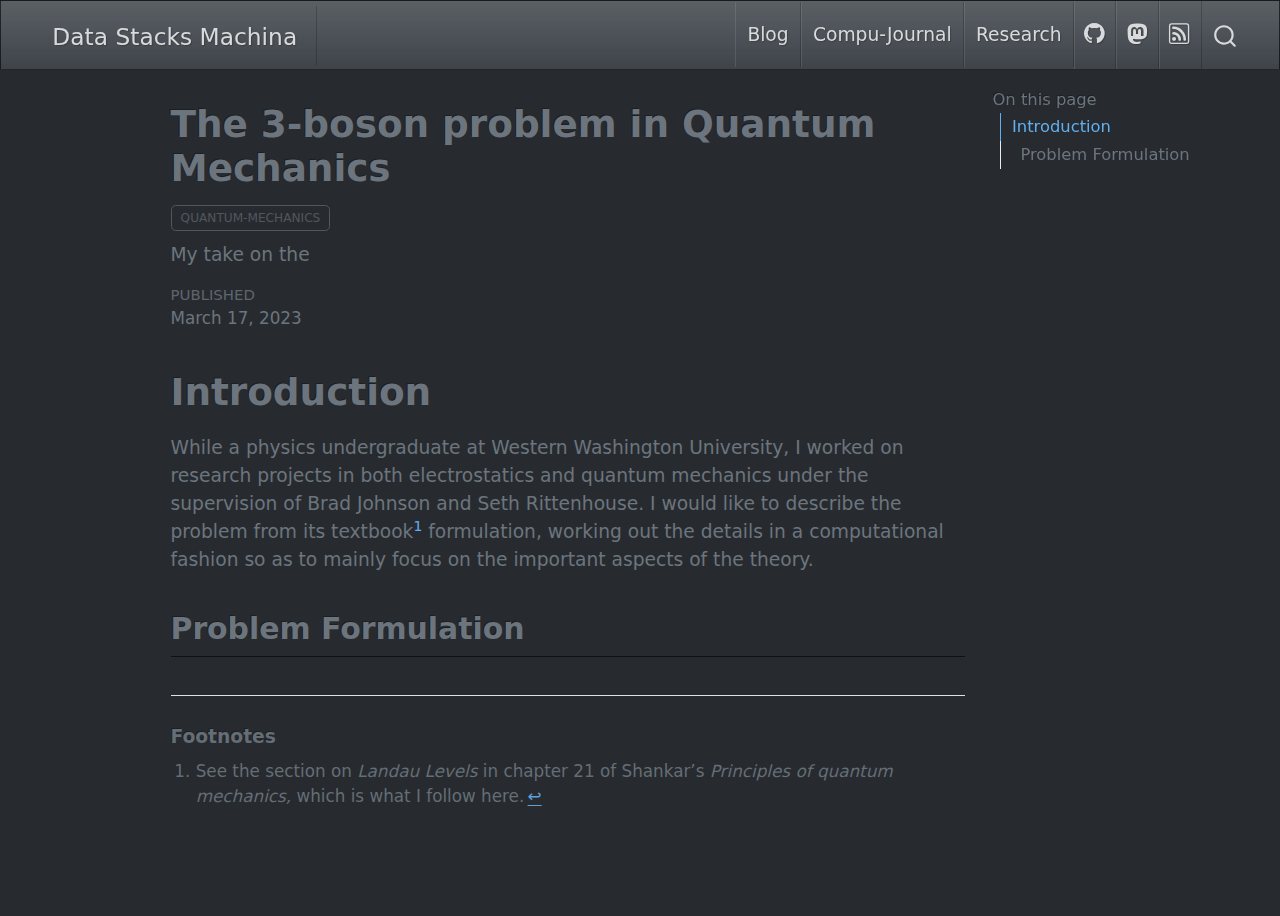
<file: compu-journal/bosons/index.html>
<!DOCTYPE html>
<html xmlns="http://www.w3.org/1999/xhtml" lang="en" xml:lang="en"><head>

<meta charset="utf-8">
<meta name="generator" content="quarto-1.2.335">

<meta name="viewport" content="width=device-width, initial-scale=1.0, user-scalable=yes">

<meta name="dcterms.date" content="2023-03-17">
<meta name="description" content="My take on the">

<title>Data Stacks Machina - The 3-boson problem in Quantum Mechanics</title>
<style>
code{white-space: pre-wrap;}
span.smallcaps{font-variant: small-caps;}
div.columns{display: flex; gap: min(4vw, 1.5em);}
div.column{flex: auto; overflow-x: auto;}
div.hanging-indent{margin-left: 1.5em; text-indent: -1.5em;}
ul.task-list{list-style: none;}
ul.task-list li input[type="checkbox"] {
  width: 0.8em;
  margin: 0 0.8em 0.2em -1.6em;
  vertical-align: middle;
}
</style>


<script src="../../site_libs/quarto-nav/quarto-nav.js"></script>
<script src="../../site_libs/quarto-nav/headroom.min.js"></script>
<script src="../../site_libs/clipboard/clipboard.min.js"></script>
<script src="../../site_libs/quarto-search/autocomplete.umd.js"></script>
<script src="../../site_libs/quarto-search/fuse.min.js"></script>
<script src="../../site_libs/quarto-search/quarto-search.js"></script>
<meta name="quarto:offset" content="../../">
<link href="../../static/img/favicon.ico" rel="icon">
<script src="../../site_libs/quarto-html/quarto.js"></script>
<script src="../../site_libs/quarto-html/popper.min.js"></script>
<script src="../../site_libs/quarto-html/tippy.umd.min.js"></script>
<script src="../../site_libs/quarto-html/anchor.min.js"></script>
<link href="../../site_libs/quarto-html/tippy.css" rel="stylesheet">
<link href="../../site_libs/quarto-html/quarto-syntax-highlighting-dark.css" rel="stylesheet" id="quarto-text-highlighting-styles">
<script src="../../site_libs/bootstrap/bootstrap.min.js"></script>
<link href="../../site_libs/bootstrap/bootstrap-icons.css" rel="stylesheet">
<link href="../../site_libs/bootstrap/bootstrap.min.css" rel="stylesheet" id="quarto-bootstrap" data-mode="dark">
<script id="quarto-search-options" type="application/json">{
  "location": "navbar",
  "copy-button": false,
  "collapse-after": 3,
  "panel-placement": "end",
  "type": "overlay",
  "limit": 20,
  "language": {
    "search-no-results-text": "No results",
    "search-matching-documents-text": "matching documents",
    "search-copy-link-title": "Copy link to search",
    "search-hide-matches-text": "Hide additional matches",
    "search-more-match-text": "more match in this document",
    "search-more-matches-text": "more matches in this document",
    "search-clear-button-title": "Clear",
    "search-detached-cancel-button-title": "Cancel",
    "search-submit-button-title": "Submit"
  }
}</script>
<style>html{ scroll-behavior: smooth; }</style>


<meta property="og:title" content="Data Stacks Machina - The 3-boson problem in Quantum Mechanics">
<meta property="og:description" content="My take on the">
<meta property="og:site-name" content="Andrew Wray's Blog">
</head>

<body class="nav-fixed">

<div id="quarto-search-results"></div>
  <header id="quarto-header" class="headroom fixed-top">
    <nav class="navbar navbar-expand-lg navbar-dark ">
      <div class="navbar-container container-fluid">
      <div class="navbar-brand-container">
    <a class="navbar-brand" href="../../index.html">
    <span class="navbar-title">Data Stacks Machina</span>
    </a>
  </div>
          <button class="navbar-toggler" type="button" data-bs-toggle="collapse" data-bs-target="#navbarCollapse" aria-controls="navbarCollapse" aria-expanded="false" aria-label="Toggle navigation" onclick="if (window.quartoToggleHeadroom) { window.quartoToggleHeadroom(); }">
  <span class="navbar-toggler-icon"></span>
</button>
          <div class="collapse navbar-collapse" id="navbarCollapse">
            <ul class="navbar-nav navbar-nav-scroll ms-auto">
  <li class="nav-item">
    <a class="nav-link" href="../../blog.html">
 <span class="menu-text">Blog</span></a>
  </li>  
  <li class="nav-item">
    <a class="nav-link" href="../../compu-journal.html">
 <span class="menu-text">Compu-Journal</span></a>
  </li>  
  <li class="nav-item">
    <a class="nav-link" href="../../research.html">
 <span class="menu-text">Research</span></a>
  </li>  
  <li class="nav-item compact">
    <a class="nav-link" href="https://github.com/awray3"><i class="bi bi-github" role="img">
</i> 
 <span class="menu-text"></span></a>
  </li>  
  <li class="nav-item compact">
    <a class="nav-link" href="https://fosstodon.org/@awray"><i class="bi bi-mastodon" role="img">
</i> 
 <span class="menu-text"></span></a>
  </li>  
  <li class="nav-item compact">
    <a class="nav-link" href="../../blog.xml"><i class="bi bi-rss" role="img">
</i> 
 <span class="menu-text"></span></a>
  </li>  
</ul>
              <div id="quarto-search" class="" title="Search"></div>
          </div> <!-- /navcollapse -->
      </div> <!-- /container-fluid -->
    </nav>
</header>
<!-- content -->
<div id="quarto-content" class="quarto-container page-columns page-rows-contents page-layout-article page-navbar">
<!-- sidebar -->
<!-- margin-sidebar -->
    <div id="quarto-margin-sidebar" class="sidebar margin-sidebar">
        <nav id="TOC" role="doc-toc" class="toc-active">
    <h2 id="toc-title">On this page</h2>
   
  <ul>
  <li><a href="#introduction" id="toc-introduction" class="nav-link active" data-scroll-target="#introduction">Introduction</a>
  <ul class="collapse">
  <li><a href="#problem-formulation" id="toc-problem-formulation" class="nav-link" data-scroll-target="#problem-formulation">Problem Formulation</a></li>
  </ul></li>
  </ul>
</nav>
    </div>
<!-- main -->
<main class="content" id="quarto-document-content">

<header id="title-block-header" class="quarto-title-block default">
<div class="quarto-title">
<h1 class="title">The 3-boson problem in Quantum Mechanics</h1>
  <div class="quarto-categories">
    <div class="quarto-category">quantum-mechanics</div>
  </div>
  </div>

<div>
  <div class="description">
    My take on the
  </div>
</div>


<div class="quarto-title-meta">

    
    <div>
    <div class="quarto-title-meta-heading">Published</div>
    <div class="quarto-title-meta-contents">
      <p class="date">March 17, 2023</p>
    </div>
  </div>
  
    
  </div>
  

</header>

<section id="introduction" class="level1">
<h1>Introduction</h1>
<p>While a physics undergraduate at Western Washington University, I worked on research projects in both electrostatics and quantum mechanics under the supervision of Brad Johnson and Seth Rittenhouse. I would like to describe the problem from its textbook<a href="#fn1" class="footnote-ref" id="fnref1" role="doc-noteref"><sup>1</sup></a> formulation, working out the details in a computational fashion so as to mainly focus on the important aspects of the theory.</p>
<section id="problem-formulation" class="level2">
<h2 class="anchored" data-anchor-id="problem-formulation">Problem Formulation</h2>


</section>
</section>


<div id="quarto-appendix" class="default"><section id="footnotes" class="footnotes footnotes-end-of-document" role="doc-endnotes"><h2 class="anchored quarto-appendix-heading">Footnotes</h2>

<ol>
<li id="fn1"><p>See the section on <em>Landau Levels</em> in chapter 21 of Shankar’s <em>Principles of quantum mechanics,</em> which is what I follow here.<a href="#fnref1" class="footnote-back" role="doc-backlink">↩︎</a></p></li>
</ol>
</section></div></main> <!-- /main -->
<script id="quarto-html-after-body" type="application/javascript">
window.document.addEventListener("DOMContentLoaded", function (event) {
  const toggleBodyColorMode = (bsSheetEl) => {
    const mode = bsSheetEl.getAttribute("data-mode");
    const bodyEl = window.document.querySelector("body");
    if (mode === "dark") {
      bodyEl.classList.add("quarto-dark");
      bodyEl.classList.remove("quarto-light");
    } else {
      bodyEl.classList.add("quarto-light");
      bodyEl.classList.remove("quarto-dark");
    }
  }
  const toggleBodyColorPrimary = () => {
    const bsSheetEl = window.document.querySelector("link#quarto-bootstrap");
    if (bsSheetEl) {
      toggleBodyColorMode(bsSheetEl);
    }
  }
  toggleBodyColorPrimary();  
  const icon = "";
  const anchorJS = new window.AnchorJS();
  anchorJS.options = {
    placement: 'right',
    icon: icon
  };
  anchorJS.add('.anchored');
  const clipboard = new window.ClipboardJS('.code-copy-button', {
    target: function(trigger) {
      return trigger.previousElementSibling;
    }
  });
  clipboard.on('success', function(e) {
    // button target
    const button = e.trigger;
    // don't keep focus
    button.blur();
    // flash "checked"
    button.classList.add('code-copy-button-checked');
    var currentTitle = button.getAttribute("title");
    button.setAttribute("title", "Copied!");
    let tooltip;
    if (window.bootstrap) {
      button.setAttribute("data-bs-toggle", "tooltip");
      button.setAttribute("data-bs-placement", "left");
      button.setAttribute("data-bs-title", "Copied!");
      tooltip = new bootstrap.Tooltip(button, 
        { trigger: "manual", 
          customClass: "code-copy-button-tooltip",
          offset: [0, -8]});
      tooltip.show();    
    }
    setTimeout(function() {
      if (tooltip) {
        tooltip.hide();
        button.removeAttribute("data-bs-title");
        button.removeAttribute("data-bs-toggle");
        button.removeAttribute("data-bs-placement");
      }
      button.setAttribute("title", currentTitle);
      button.classList.remove('code-copy-button-checked');
    }, 1000);
    // clear code selection
    e.clearSelection();
  });
  function tippyHover(el, contentFn) {
    const config = {
      allowHTML: true,
      content: contentFn,
      maxWidth: 500,
      delay: 100,
      arrow: false,
      appendTo: function(el) {
          return el.parentElement;
      },
      interactive: true,
      interactiveBorder: 10,
      theme: 'quarto',
      placement: 'bottom-start'
    };
    window.tippy(el, config); 
  }
  const noterefs = window.document.querySelectorAll('a[role="doc-noteref"]');
  for (var i=0; i<noterefs.length; i++) {
    const ref = noterefs[i];
    tippyHover(ref, function() {
      // use id or data attribute instead here
      let href = ref.getAttribute('data-footnote-href') || ref.getAttribute('href');
      try { href = new URL(href).hash; } catch {}
      const id = href.replace(/^#\/?/, "");
      const note = window.document.getElementById(id);
      return note.innerHTML;
    });
  }
  const findCites = (el) => {
    const parentEl = el.parentElement;
    if (parentEl) {
      const cites = parentEl.dataset.cites;
      if (cites) {
        return {
          el,
          cites: cites.split(' ')
        };
      } else {
        return findCites(el.parentElement)
      }
    } else {
      return undefined;
    }
  };
  var bibliorefs = window.document.querySelectorAll('a[role="doc-biblioref"]');
  for (var i=0; i<bibliorefs.length; i++) {
    const ref = bibliorefs[i];
    const citeInfo = findCites(ref);
    if (citeInfo) {
      tippyHover(citeInfo.el, function() {
        var popup = window.document.createElement('div');
        citeInfo.cites.forEach(function(cite) {
          var citeDiv = window.document.createElement('div');
          citeDiv.classList.add('hanging-indent');
          citeDiv.classList.add('csl-entry');
          var biblioDiv = window.document.getElementById('ref-' + cite);
          if (biblioDiv) {
            citeDiv.innerHTML = biblioDiv.innerHTML;
          }
          popup.appendChild(citeDiv);
        });
        return popup.innerHTML;
      });
    }
  }
});
</script>
</div> <!-- /content -->



<script src="../../site_libs/quarto-html/zenscroll-min.js"></script>
</body></html>
</file>
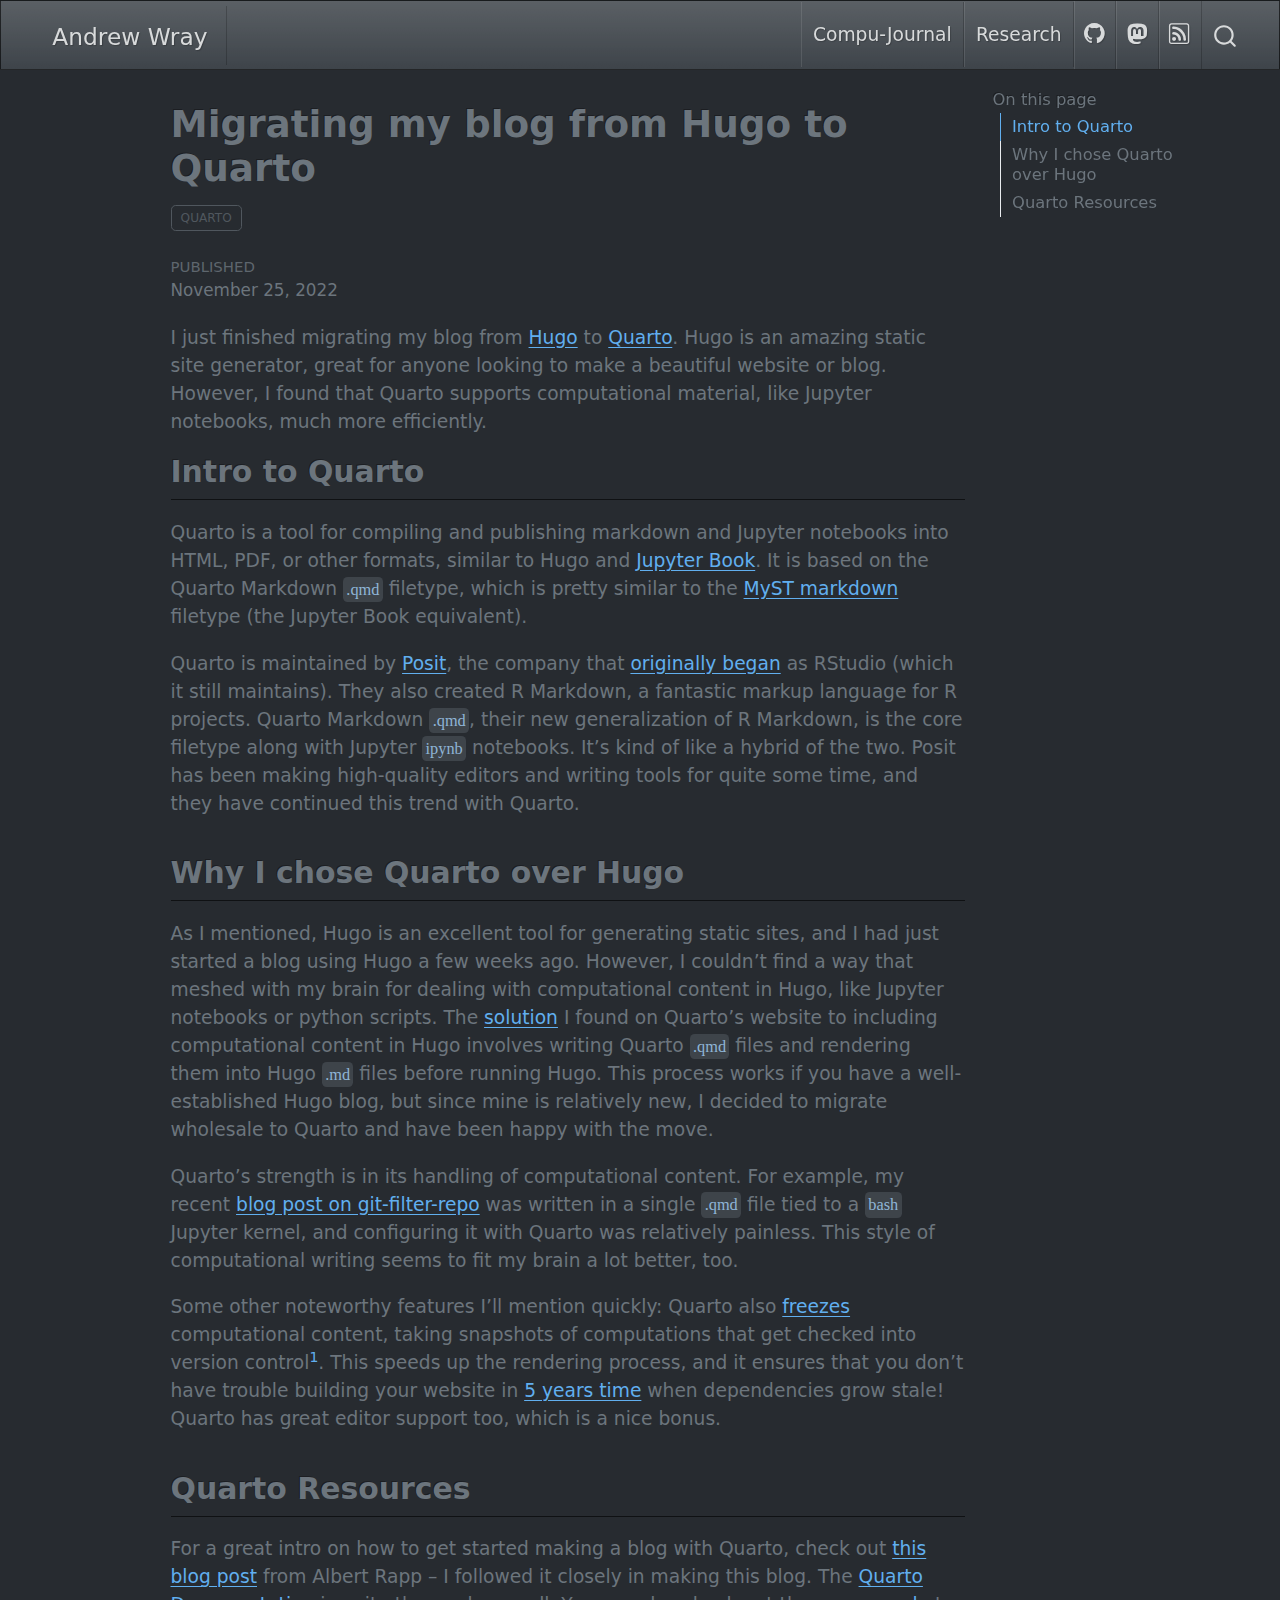
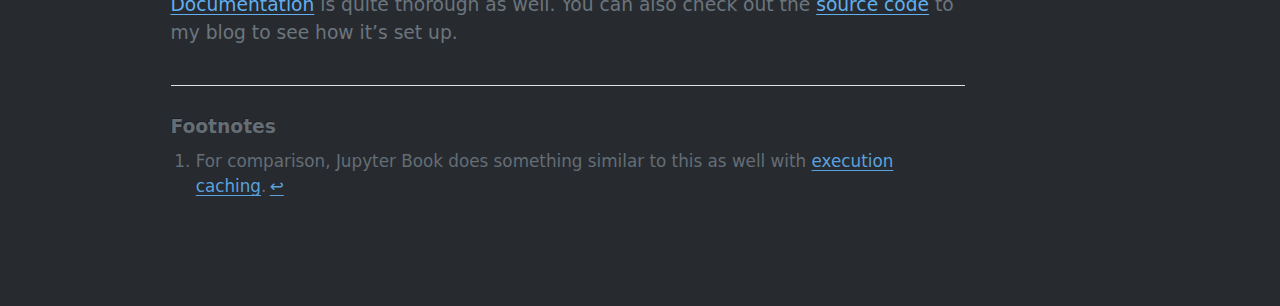
<file: compu-journal/migrating-to-quarto/index.html>
<!DOCTYPE html>
<html xmlns="http://www.w3.org/1999/xhtml" lang="en" xml:lang="en"><head>

<meta charset="utf-8">
<meta name="generator" content="quarto-1.4.549">

<meta name="viewport" content="width=device-width, initial-scale=1.0, user-scalable=yes">

<meta name="dcterms.date" content="2022-11-25">

<title>Andrew Wray - Migrating my blog from Hugo to Quarto</title>
<style>
code{white-space: pre-wrap;}
span.smallcaps{font-variant: small-caps;}
div.columns{display: flex; gap: min(4vw, 1.5em);}
div.column{flex: auto; overflow-x: auto;}
div.hanging-indent{margin-left: 1.5em; text-indent: -1.5em;}
ul.task-list{list-style: none;}
ul.task-list li input[type="checkbox"] {
  width: 0.8em;
  margin: 0 0.8em 0.2em -1em; /* quarto-specific, see https://github.com/quarto-dev/quarto-cli/issues/4556 */ 
  vertical-align: middle;
}
</style>


<script src="../../site_libs/quarto-nav/quarto-nav.js"></script>
<script src="../../site_libs/quarto-nav/headroom.min.js"></script>
<script src="../../site_libs/clipboard/clipboard.min.js"></script>
<script src="../../site_libs/quarto-search/autocomplete.umd.js"></script>
<script src="../../site_libs/quarto-search/fuse.min.js"></script>
<script src="../../site_libs/quarto-search/quarto-search.js"></script>
<meta name="quarto:offset" content="../../">
<link href="../../static/img/favicon.ico" rel="icon">
<script src="../../site_libs/quarto-html/quarto.js"></script>
<script src="../../site_libs/quarto-html/popper.min.js"></script>
<script src="../../site_libs/quarto-html/tippy.umd.min.js"></script>
<script src="../../site_libs/quarto-html/anchor.min.js"></script>
<link href="../../site_libs/quarto-html/tippy.css" rel="stylesheet">
<link href="../../site_libs/quarto-html/quarto-syntax-highlighting-dark.css" rel="stylesheet" id="quarto-text-highlighting-styles">
<script src="../../site_libs/bootstrap/bootstrap.min.js"></script>
<link href="../../site_libs/bootstrap/bootstrap-icons.css" rel="stylesheet">
<link href="../../site_libs/bootstrap/bootstrap.min.css" rel="stylesheet" id="quarto-bootstrap" data-mode="dark">
<script id="quarto-search-options" type="application/json">{
  "location": "navbar",
  "copy-button": false,
  "collapse-after": 3,
  "panel-placement": "end",
  "type": "overlay",
  "limit": 50,
  "keyboard-shortcut": [
    "f",
    "/",
    "s"
  ],
  "show-item-context": false,
  "language": {
    "search-no-results-text": "No results",
    "search-matching-documents-text": "matching documents",
    "search-copy-link-title": "Copy link to search",
    "search-hide-matches-text": "Hide additional matches",
    "search-more-match-text": "more match in this document",
    "search-more-matches-text": "more matches in this document",
    "search-clear-button-title": "Clear",
    "search-text-placeholder": "",
    "search-detached-cancel-button-title": "Cancel",
    "search-submit-button-title": "Submit",
    "search-label": "Search"
  }
}</script>
<style>html{ scroll-behavior: smooth; }</style>


<meta property="og:title" content="Andrew Wray - Migrating my blog from Hugo to Quarto">
<meta property="og:description" content="Personal website and blog of Andrew Wray">
<meta property="og:site_name" content="Andrew Wray's Blog">
</head>

<body class="nav-fixed">

<div id="quarto-search-results"></div>
  <header id="quarto-header" class="headroom fixed-top">
    <nav class="navbar navbar-expand-lg " data-bs-theme="dark">
      <div class="navbar-container container-fluid">
      <div class="navbar-brand-container mx-auto">
    <a class="navbar-brand" href="../../index.html">
    <span class="navbar-title">Andrew Wray</span>
    </a>
  </div>
            <div id="quarto-search" class="" title="Search"></div>
          <button class="navbar-toggler" type="button" data-bs-toggle="collapse" data-bs-target="#navbarCollapse" aria-controls="navbarCollapse" aria-expanded="false" aria-label="Toggle navigation" onclick="if (window.quartoToggleHeadroom) { window.quartoToggleHeadroom(); }">
  <span class="navbar-toggler-icon"></span>
</button>
          <div class="collapse navbar-collapse" id="navbarCollapse">
            <ul class="navbar-nav navbar-nav-scroll ms-auto">
  <li class="nav-item">
    <a class="nav-link" href="../../compu-journal.html"> 
<span class="menu-text">Compu-Journal</span></a>
  </li>  
  <li class="nav-item">
    <a class="nav-link" href="../../research.html"> 
<span class="menu-text">Research</span></a>
  </li>  
  <li class="nav-item compact">
    <a class="nav-link" href="https://github.com/awray3"> <i class="bi bi-github" role="img">
</i> 
<span class="menu-text"></span></a>
  </li>  
  <li class="nav-item compact">
    <a class="nav-link" href="https://fosstodon.org/@awray"> <i class="bi bi-mastodon" role="img">
</i> 
<span class="menu-text"></span></a>
  </li>  
  <li class="nav-item compact">
    <a class="nav-link" href="../../blog.xml"> <i class="bi bi-rss" role="img">
</i> 
<span class="menu-text"></span></a>
  </li>  
</ul>
          </div> <!-- /navcollapse -->
          <div class="quarto-navbar-tools">
</div>
      </div> <!-- /container-fluid -->
    </nav>
</header>
<!-- content -->
<div id="quarto-content" class="quarto-container page-columns page-rows-contents page-layout-article page-navbar">
<!-- sidebar -->
<!-- margin-sidebar -->
    <div id="quarto-margin-sidebar" class="sidebar margin-sidebar">
        <nav id="TOC" role="doc-toc" class="toc-active">
    <h2 id="toc-title">On this page</h2>
   
  <ul>
  <li><a href="#intro-to-quarto" id="toc-intro-to-quarto" class="nav-link active" data-scroll-target="#intro-to-quarto">Intro to Quarto</a></li>
  <li><a href="#why-i-chose-quarto-over-hugo" id="toc-why-i-chose-quarto-over-hugo" class="nav-link" data-scroll-target="#why-i-chose-quarto-over-hugo">Why I chose Quarto over Hugo</a></li>
  <li><a href="#quarto-resources" id="toc-quarto-resources" class="nav-link" data-scroll-target="#quarto-resources">Quarto Resources</a></li>
  </ul>
</nav>
    </div>
<!-- main -->
<main class="content" id="quarto-document-content">

<header id="title-block-header" class="quarto-title-block default">
<div class="quarto-title">
<h1 class="title">Migrating my blog from Hugo to Quarto</h1>
  <div class="quarto-categories">
    <div class="quarto-category">Quarto</div>
  </div>
  </div>



<div class="quarto-title-meta">

    
    <div>
    <div class="quarto-title-meta-heading">Published</div>
    <div class="quarto-title-meta-contents">
      <p class="date">November 25, 2022</p>
    </div>
  </div>
  
    
  </div>
  


</header>


<p>I just finished migrating my blog from <a href="https://gohugo.io/">Hugo</a> to <a href="https://quarto.org/">Quarto</a>. Hugo is an amazing static site generator, great for anyone looking to make a beautiful website or blog. However, I found that Quarto supports computational material, like Jupyter notebooks, much more efficiently.</p>
<section id="intro-to-quarto" class="level2">
<h2 class="anchored" data-anchor-id="intro-to-quarto">Intro to Quarto</h2>
<p>Quarto is a tool for compiling and publishing markdown and Jupyter notebooks into HTML, PDF, or other formats, similar to Hugo and <a href="https://jupyterbook.org/en/stable/intro.html">Jupyter Book</a>. It is based on the Quarto Markdown <code>.qmd</code> filetype, which is pretty similar to the <a href="https://jupyterbook.org/en/stable/content/myst.html">MyST markdown</a> filetype (the Jupyter Book equivalent).</p>
<p>Quarto is maintained by <a href="https://posit.co/">Posit</a>, the company that <a href="https://posit.co/blog/rstudio-is-becoming-posit/">originally began</a> as RStudio (which it still maintains). They also created R Markdown, a fantastic markup language for R projects. Quarto Markdown <code>.qmd</code>, their new generalization of R Markdown, is the core filetype along with Jupyter <code>ipynb</code> notebooks. It’s kind of like a hybrid of the two. Posit has been making high-quality editors and writing tools for quite some time, and they have continued this trend with Quarto.</p>
</section>
<section id="why-i-chose-quarto-over-hugo" class="level2">
<h2 class="anchored" data-anchor-id="why-i-chose-quarto-over-hugo">Why I chose Quarto over Hugo</h2>
<p>As I mentioned, Hugo is an excellent tool for generating static sites, and I had just started a blog using Hugo a few weeks ago. However, I couldn’t find a way that meshed with my brain for dealing with computational content in Hugo, like Jupyter notebooks or python scripts. The <a href="https://quarto.org/docs/output-formats/hugo.html">solution</a> I found on Quarto’s website to including computational content in Hugo involves writing Quarto <code>.qmd</code> files and rendering them into Hugo <code>.md</code> files before running Hugo. This process works if you have a well-established Hugo blog, but since mine is relatively new, I decided to migrate wholesale to Quarto and have been happy with the move.</p>
<p>Quarto’s strength is in its handling of computational content. For example, my recent <a href="../../compu-journal/til/git-filter-repo/index.html">blog post on git-filter-repo</a> was written in a single <code>.qmd</code> file tied to a <code>bash</code> Jupyter kernel, and configuring it with Quarto was relatively painless. This style of computational writing seems to fit my brain a lot better, too.</p>
<p>Some other noteworthy features I’ll mention quickly: Quarto also <a href="https://quarto.org/docs/projects/code-execution.html#overview">freezes</a> computational content, taking snapshots of computations that get checked into version control<a href="#fn1" class="footnote-ref" id="fnref1" role="doc-noteref"><sup>1</sup></a>. This speeds up the rendering process, and it ensures that you don’t have trouble building your website in <a href="https://www.youtube.com/watch?v=T8YCSJpF4g4">5 years time</a> when dependencies grow stale! Quarto has great editor support too, which is a nice bonus.</p>
</section>
<section id="quarto-resources" class="level2">
<h2 class="anchored" data-anchor-id="quarto-resources">Quarto Resources</h2>
<p>For a great intro on how to get started making a blog with Quarto, check out <a href="https://albert-rapp.de/posts/13_quarto_blog_writing_guide/13_quarto_blog_writing_guide.html">this blog post</a> from Albert Rapp – I followed it closely in making this blog. The <a href="https://quarto.org/docs/guide/">Quarto Documentation</a> is quite thorough as well. You can also check out the <a href="https://github.com/awray3/awray3.github.io">source code</a> to my blog to see how it’s set up.</p>


</section>


<div id="quarto-appendix" class="default"><section id="footnotes" class="footnotes footnotes-end-of-document" role="doc-endnotes"><h2 class="anchored quarto-appendix-heading">Footnotes</h2>

<ol>
<li id="fn1"><p>For comparison, Jupyter Book does something similar to this as well with <a href="https://jupyterbook.org/en/stable/content/execute.html">execution caching</a>.<a href="#fnref1" class="footnote-back" role="doc-backlink">↩︎</a></p></li>
</ol>
</section></div></main> <!-- /main -->
<script id="quarto-html-after-body" type="application/javascript">
window.document.addEventListener("DOMContentLoaded", function (event) {
  const toggleBodyColorMode = (bsSheetEl) => {
    const mode = bsSheetEl.getAttribute("data-mode");
    const bodyEl = window.document.querySelector("body");
    if (mode === "dark") {
      bodyEl.classList.add("quarto-dark");
      bodyEl.classList.remove("quarto-light");
    } else {
      bodyEl.classList.add("quarto-light");
      bodyEl.classList.remove("quarto-dark");
    }
  }
  const toggleBodyColorPrimary = () => {
    const bsSheetEl = window.document.querySelector("link#quarto-bootstrap");
    if (bsSheetEl) {
      toggleBodyColorMode(bsSheetEl);
    }
  }
  toggleBodyColorPrimary();  
  const icon = "";
  const anchorJS = new window.AnchorJS();
  anchorJS.options = {
    placement: 'right',
    icon: icon
  };
  anchorJS.add('.anchored');
  const isCodeAnnotation = (el) => {
    for (const clz of el.classList) {
      if (clz.startsWith('code-annotation-')) {                     
        return true;
      }
    }
    return false;
  }
  const clipboard = new window.ClipboardJS('.code-copy-button', {
    text: function(trigger) {
      const codeEl = trigger.previousElementSibling.cloneNode(true);
      for (const childEl of codeEl.children) {
        if (isCodeAnnotation(childEl)) {
          childEl.remove();
        }
      }
      return codeEl.innerText;
    }
  });
  clipboard.on('success', function(e) {
    // button target
    const button = e.trigger;
    // don't keep focus
    button.blur();
    // flash "checked"
    button.classList.add('code-copy-button-checked');
    var currentTitle = button.getAttribute("title");
    button.setAttribute("title", "Copied!");
    let tooltip;
    if (window.bootstrap) {
      button.setAttribute("data-bs-toggle", "tooltip");
      button.setAttribute("data-bs-placement", "left");
      button.setAttribute("data-bs-title", "Copied!");
      tooltip = new bootstrap.Tooltip(button, 
        { trigger: "manual", 
          customClass: "code-copy-button-tooltip",
          offset: [0, -8]});
      tooltip.show();    
    }
    setTimeout(function() {
      if (tooltip) {
        tooltip.hide();
        button.removeAttribute("data-bs-title");
        button.removeAttribute("data-bs-toggle");
        button.removeAttribute("data-bs-placement");
      }
      button.setAttribute("title", currentTitle);
      button.classList.remove('code-copy-button-checked');
    }, 1000);
    // clear code selection
    e.clearSelection();
  });
  function tippyHover(el, contentFn, onTriggerFn, onUntriggerFn) {
    const config = {
      allowHTML: true,
      maxWidth: 500,
      delay: 100,
      arrow: false,
      appendTo: function(el) {
          return el.parentElement;
      },
      interactive: true,
      interactiveBorder: 10,
      theme: 'quarto',
      placement: 'bottom-start',
    };
    if (contentFn) {
      config.content = contentFn;
    }
    if (onTriggerFn) {
      config.onTrigger = onTriggerFn;
    }
    if (onUntriggerFn) {
      config.onUntrigger = onUntriggerFn;
    }
    window.tippy(el, config); 
  }
  const noterefs = window.document.querySelectorAll('a[role="doc-noteref"]');
  for (var i=0; i<noterefs.length; i++) {
    const ref = noterefs[i];
    tippyHover(ref, function() {
      // use id or data attribute instead here
      let href = ref.getAttribute('data-footnote-href') || ref.getAttribute('href');
      try { href = new URL(href).hash; } catch {}
      const id = href.replace(/^#\/?/, "");
      const note = window.document.getElementById(id);
      return note.innerHTML;
    });
  }
  const xrefs = window.document.querySelectorAll('a.quarto-xref');
  const processXRef = (id, note) => {
    // Strip column container classes
    const stripColumnClz = (el) => {
      el.classList.remove("page-full", "page-columns");
      if (el.children) {
        for (const child of el.children) {
          stripColumnClz(child);
        }
      }
    }
    stripColumnClz(note)
    if (id === null || id.startsWith('sec-')) {
      // Special case sections, only their first couple elements
      const container = document.createElement("div");
      if (note.children && note.children.length > 2) {
        container.appendChild(note.children[0].cloneNode(true));
        for (let i = 1; i < note.children.length; i++) {
          const child = note.children[i];
          if (child.tagName === "P" && child.innerText === "") {
            continue;
          } else {
            container.appendChild(child.cloneNode(true));
            break;
          }
        }
        if (window.Quarto?.typesetMath) {
          window.Quarto.typesetMath(container);
        }
        return container.innerHTML
      } else {
        if (window.Quarto?.typesetMath) {
          window.Quarto.typesetMath(note);
        }
        return note.innerHTML;
      }
    } else {
      // Remove any anchor links if they are present
      const anchorLink = note.querySelector('a.anchorjs-link');
      if (anchorLink) {
        anchorLink.remove();
      }
      if (window.Quarto?.typesetMath) {
        window.Quarto.typesetMath(note);
      }
      // TODO in 1.5, we should make sure this works without a callout special case
      if (note.classList.contains("callout")) {
        return note.outerHTML;
      } else {
        return note.innerHTML;
      }
    }
  }
  for (var i=0; i<xrefs.length; i++) {
    const xref = xrefs[i];
    tippyHover(xref, undefined, function(instance) {
      instance.disable();
      let url = xref.getAttribute('href');
      let hash = undefined; 
      if (url.startsWith('#')) {
        hash = url;
      } else {
        try { hash = new URL(url).hash; } catch {}
      }
      if (hash) {
        const id = hash.replace(/^#\/?/, "");
        const note = window.document.getElementById(id);
        if (note !== null) {
          try {
            const html = processXRef(id, note.cloneNode(true));
            instance.setContent(html);
          } finally {
            instance.enable();
            instance.show();
          }
        } else {
          // See if we can fetch this
          fetch(url.split('#')[0])
          .then(res => res.text())
          .then(html => {
            const parser = new DOMParser();
            const htmlDoc = parser.parseFromString(html, "text/html");
            const note = htmlDoc.getElementById(id);
            if (note !== null) {
              const html = processXRef(id, note);
              instance.setContent(html);
            } 
          }).finally(() => {
            instance.enable();
            instance.show();
          });
        }
      } else {
        // See if we can fetch a full url (with no hash to target)
        // This is a special case and we should probably do some content thinning / targeting
        fetch(url)
        .then(res => res.text())
        .then(html => {
          const parser = new DOMParser();
          const htmlDoc = parser.parseFromString(html, "text/html");
          const note = htmlDoc.querySelector('main.content');
          if (note !== null) {
            // This should only happen for chapter cross references
            // (since there is no id in the URL)
            // remove the first header
            if (note.children.length > 0 && note.children[0].tagName === "HEADER") {
              note.children[0].remove();
            }
            const html = processXRef(null, note);
            instance.setContent(html);
          } 
        }).finally(() => {
          instance.enable();
          instance.show();
        });
      }
    }, function(instance) {
    });
  }
      let selectedAnnoteEl;
      const selectorForAnnotation = ( cell, annotation) => {
        let cellAttr = 'data-code-cell="' + cell + '"';
        let lineAttr = 'data-code-annotation="' +  annotation + '"';
        const selector = 'span[' + cellAttr + '][' + lineAttr + ']';
        return selector;
      }
      const selectCodeLines = (annoteEl) => {
        const doc = window.document;
        const targetCell = annoteEl.getAttribute("data-target-cell");
        const targetAnnotation = annoteEl.getAttribute("data-target-annotation");
        const annoteSpan = window.document.querySelector(selectorForAnnotation(targetCell, targetAnnotation));
        const lines = annoteSpan.getAttribute("data-code-lines").split(",");
        const lineIds = lines.map((line) => {
          return targetCell + "-" + line;
        })
        let top = null;
        let height = null;
        let parent = null;
        if (lineIds.length > 0) {
            //compute the position of the single el (top and bottom and make a div)
            const el = window.document.getElementById(lineIds[0]);
            top = el.offsetTop;
            height = el.offsetHeight;
            parent = el.parentElement.parentElement;
          if (lineIds.length > 1) {
            const lastEl = window.document.getElementById(lineIds[lineIds.length - 1]);
            const bottom = lastEl.offsetTop + lastEl.offsetHeight;
            height = bottom - top;
          }
          if (top !== null && height !== null && parent !== null) {
            // cook up a div (if necessary) and position it 
            let div = window.document.getElementById("code-annotation-line-highlight");
            if (div === null) {
              div = window.document.createElement("div");
              div.setAttribute("id", "code-annotation-line-highlight");
              div.style.position = 'absolute';
              parent.appendChild(div);
            }
            div.style.top = top - 2 + "px";
            div.style.height = height + 4 + "px";
            div.style.left = 0;
            let gutterDiv = window.document.getElementById("code-annotation-line-highlight-gutter");
            if (gutterDiv === null) {
              gutterDiv = window.document.createElement("div");
              gutterDiv.setAttribute("id", "code-annotation-line-highlight-gutter");
              gutterDiv.style.position = 'absolute';
              const codeCell = window.document.getElementById(targetCell);
              const gutter = codeCell.querySelector('.code-annotation-gutter');
              gutter.appendChild(gutterDiv);
            }
            gutterDiv.style.top = top - 2 + "px";
            gutterDiv.style.height = height + 4 + "px";
          }
          selectedAnnoteEl = annoteEl;
        }
      };
      const unselectCodeLines = () => {
        const elementsIds = ["code-annotation-line-highlight", "code-annotation-line-highlight-gutter"];
        elementsIds.forEach((elId) => {
          const div = window.document.getElementById(elId);
          if (div) {
            div.remove();
          }
        });
        selectedAnnoteEl = undefined;
      };
        // Handle positioning of the toggle
    window.addEventListener(
      "resize",
      throttle(() => {
        elRect = undefined;
        if (selectedAnnoteEl) {
          selectCodeLines(selectedAnnoteEl);
        }
      }, 10)
    );
    function throttle(fn, ms) {
    let throttle = false;
    let timer;
      return (...args) => {
        if(!throttle) { // first call gets through
            fn.apply(this, args);
            throttle = true;
        } else { // all the others get throttled
            if(timer) clearTimeout(timer); // cancel #2
            timer = setTimeout(() => {
              fn.apply(this, args);
              timer = throttle = false;
            }, ms);
        }
      };
    }
      // Attach click handler to the DT
      const annoteDls = window.document.querySelectorAll('dt[data-target-cell]');
      for (const annoteDlNode of annoteDls) {
        annoteDlNode.addEventListener('click', (event) => {
          const clickedEl = event.target;
          if (clickedEl !== selectedAnnoteEl) {
            unselectCodeLines();
            const activeEl = window.document.querySelector('dt[data-target-cell].code-annotation-active');
            if (activeEl) {
              activeEl.classList.remove('code-annotation-active');
            }
            selectCodeLines(clickedEl);
            clickedEl.classList.add('code-annotation-active');
          } else {
            // Unselect the line
            unselectCodeLines();
            clickedEl.classList.remove('code-annotation-active');
          }
        });
      }
  const findCites = (el) => {
    const parentEl = el.parentElement;
    if (parentEl) {
      const cites = parentEl.dataset.cites;
      if (cites) {
        return {
          el,
          cites: cites.split(' ')
        };
      } else {
        return findCites(el.parentElement)
      }
    } else {
      return undefined;
    }
  };
  var bibliorefs = window.document.querySelectorAll('a[role="doc-biblioref"]');
  for (var i=0; i<bibliorefs.length; i++) {
    const ref = bibliorefs[i];
    const citeInfo = findCites(ref);
    if (citeInfo) {
      tippyHover(citeInfo.el, function() {
        var popup = window.document.createElement('div');
        citeInfo.cites.forEach(function(cite) {
          var citeDiv = window.document.createElement('div');
          citeDiv.classList.add('hanging-indent');
          citeDiv.classList.add('csl-entry');
          var biblioDiv = window.document.getElementById('ref-' + cite);
          if (biblioDiv) {
            citeDiv.innerHTML = biblioDiv.innerHTML;
          }
          popup.appendChild(citeDiv);
        });
        return popup.innerHTML;
      });
    }
  }
});
</script>
</div> <!-- /content -->




<script src="../../site_libs/quarto-html/zenscroll-min.js"></script>
</body></html>
</file>
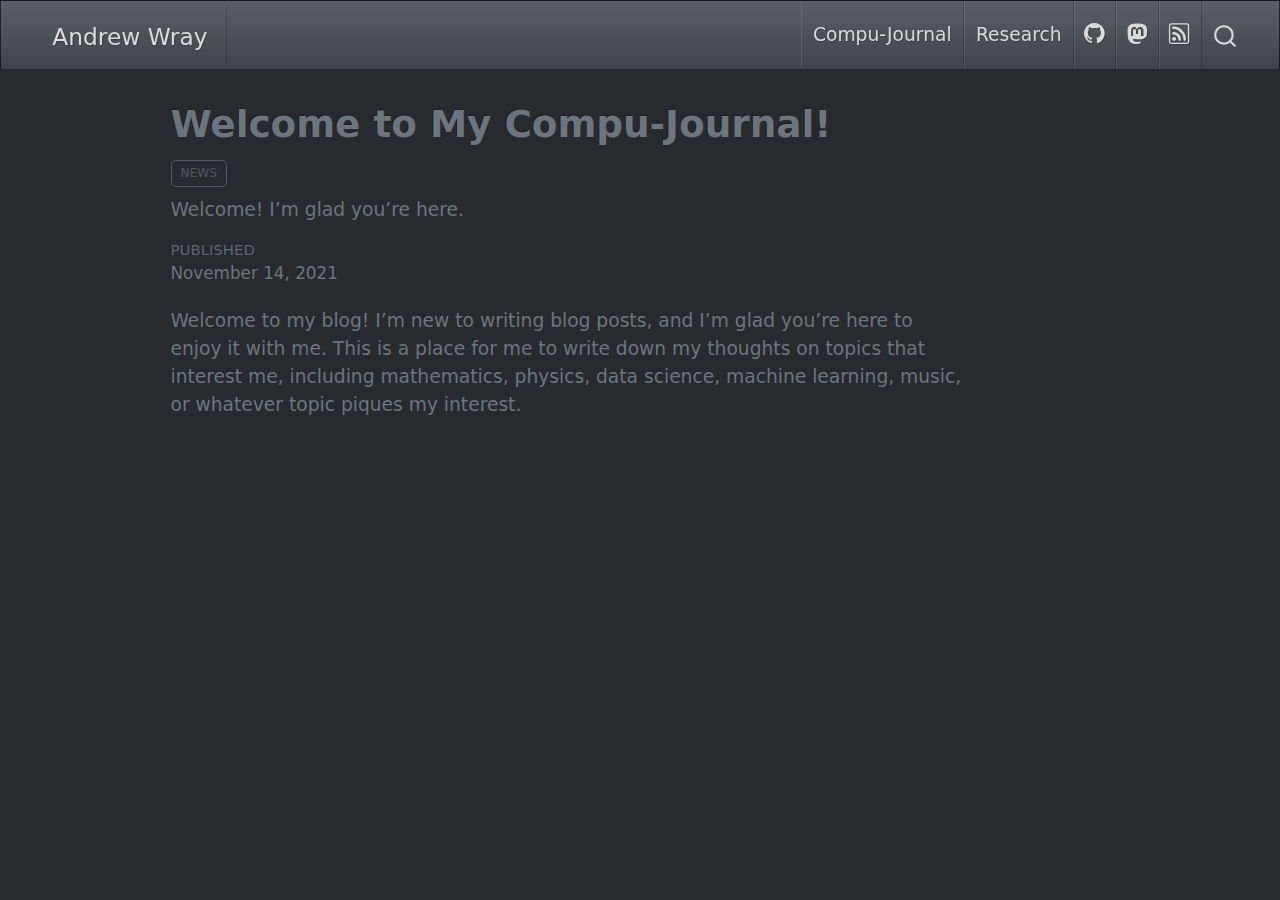
<file: compu-journal/welcome/index.html>
<!DOCTYPE html>
<html xmlns="http://www.w3.org/1999/xhtml" lang="en" xml:lang="en"><head>

<meta charset="utf-8">
<meta name="generator" content="quarto-1.4.549">

<meta name="viewport" content="width=device-width, initial-scale=1.0, user-scalable=yes">

<meta name="dcterms.date" content="2021-11-14">
<meta name="description" content="Welcome! I’m glad you’re here.">

<title>Andrew Wray - Welcome to My Compu-Journal!</title>
<style>
code{white-space: pre-wrap;}
span.smallcaps{font-variant: small-caps;}
div.columns{display: flex; gap: min(4vw, 1.5em);}
div.column{flex: auto; overflow-x: auto;}
div.hanging-indent{margin-left: 1.5em; text-indent: -1.5em;}
ul.task-list{list-style: none;}
ul.task-list li input[type="checkbox"] {
  width: 0.8em;
  margin: 0 0.8em 0.2em -1em; /* quarto-specific, see https://github.com/quarto-dev/quarto-cli/issues/4556 */ 
  vertical-align: middle;
}
</style>


<script src="../../site_libs/quarto-nav/quarto-nav.js"></script>
<script src="../../site_libs/quarto-nav/headroom.min.js"></script>
<script src="../../site_libs/clipboard/clipboard.min.js"></script>
<script src="../../site_libs/quarto-search/autocomplete.umd.js"></script>
<script src="../../site_libs/quarto-search/fuse.min.js"></script>
<script src="../../site_libs/quarto-search/quarto-search.js"></script>
<meta name="quarto:offset" content="../../">
<link href="../../static/img/favicon.ico" rel="icon">
<script src="../../site_libs/quarto-html/quarto.js"></script>
<script src="../../site_libs/quarto-html/popper.min.js"></script>
<script src="../../site_libs/quarto-html/tippy.umd.min.js"></script>
<script src="../../site_libs/quarto-html/anchor.min.js"></script>
<link href="../../site_libs/quarto-html/tippy.css" rel="stylesheet">
<link href="../../site_libs/quarto-html/quarto-syntax-highlighting-dark.css" rel="stylesheet" id="quarto-text-highlighting-styles">
<script src="../../site_libs/bootstrap/bootstrap.min.js"></script>
<link href="../../site_libs/bootstrap/bootstrap-icons.css" rel="stylesheet">
<link href="../../site_libs/bootstrap/bootstrap.min.css" rel="stylesheet" id="quarto-bootstrap" data-mode="dark">
<script id="quarto-search-options" type="application/json">{
  "location": "navbar",
  "copy-button": false,
  "collapse-after": 3,
  "panel-placement": "end",
  "type": "overlay",
  "limit": 50,
  "keyboard-shortcut": [
    "f",
    "/",
    "s"
  ],
  "show-item-context": false,
  "language": {
    "search-no-results-text": "No results",
    "search-matching-documents-text": "matching documents",
    "search-copy-link-title": "Copy link to search",
    "search-hide-matches-text": "Hide additional matches",
    "search-more-match-text": "more match in this document",
    "search-more-matches-text": "more matches in this document",
    "search-clear-button-title": "Clear",
    "search-text-placeholder": "",
    "search-detached-cancel-button-title": "Cancel",
    "search-submit-button-title": "Submit",
    "search-label": "Search"
  }
}</script>
<style>html{ scroll-behavior: smooth; }</style>


<meta property="og:title" content="Andrew Wray - Welcome to My Compu-Journal!">
<meta property="og:description" content="Welcome! I’m glad you’re here.">
<meta property="og:site_name" content="Andrew Wray's Blog">
</head>

<body class="nav-fixed">

<div id="quarto-search-results"></div>
  <header id="quarto-header" class="headroom fixed-top">
    <nav class="navbar navbar-expand-lg " data-bs-theme="dark">
      <div class="navbar-container container-fluid">
      <div class="navbar-brand-container mx-auto">
    <a class="navbar-brand" href="../../index.html">
    <span class="navbar-title">Andrew Wray</span>
    </a>
  </div>
            <div id="quarto-search" class="" title="Search"></div>
          <button class="navbar-toggler" type="button" data-bs-toggle="collapse" data-bs-target="#navbarCollapse" aria-controls="navbarCollapse" aria-expanded="false" aria-label="Toggle navigation" onclick="if (window.quartoToggleHeadroom) { window.quartoToggleHeadroom(); }">
  <span class="navbar-toggler-icon"></span>
</button>
          <div class="collapse navbar-collapse" id="navbarCollapse">
            <ul class="navbar-nav navbar-nav-scroll ms-auto">
  <li class="nav-item">
    <a class="nav-link" href="../../compu-journal.html"> 
<span class="menu-text">Compu-Journal</span></a>
  </li>  
  <li class="nav-item">
    <a class="nav-link" href="../../research.html"> 
<span class="menu-text">Research</span></a>
  </li>  
  <li class="nav-item compact">
    <a class="nav-link" href="https://github.com/awray3"> <i class="bi bi-github" role="img">
</i> 
<span class="menu-text"></span></a>
  </li>  
  <li class="nav-item compact">
    <a class="nav-link" href="https://fosstodon.org/@awray"> <i class="bi bi-mastodon" role="img">
</i> 
<span class="menu-text"></span></a>
  </li>  
  <li class="nav-item compact">
    <a class="nav-link" href="../../blog.xml"> <i class="bi bi-rss" role="img">
</i> 
<span class="menu-text"></span></a>
  </li>  
</ul>
          </div> <!-- /navcollapse -->
          <div class="quarto-navbar-tools">
</div>
      </div> <!-- /container-fluid -->
    </nav>
</header>
<!-- content -->
<div id="quarto-content" class="quarto-container page-columns page-rows-contents page-layout-article page-navbar">
<!-- sidebar -->
<!-- margin-sidebar -->
    <div id="quarto-margin-sidebar" class="sidebar margin-sidebar">
        
    </div>
<!-- main -->
<main class="content" id="quarto-document-content">

<header id="title-block-header" class="quarto-title-block default">
<div class="quarto-title">
<h1 class="title">Welcome to My Compu-Journal!</h1>
  <div class="quarto-categories">
    <div class="quarto-category">news</div>
  </div>
  </div>

<div>
  <div class="description">
    Welcome! I’m glad you’re here.
  </div>
</div>


<div class="quarto-title-meta">

    
    <div>
    <div class="quarto-title-meta-heading">Published</div>
    <div class="quarto-title-meta-contents">
      <p class="date">November 14, 2021</p>
    </div>
  </div>
  
    
  </div>
  


</header>


<p>Welcome to my blog! I’m new to writing blog posts, and I’m glad you’re here to enjoy it with me. This is a place for me to write down my thoughts on topics that interest me, including mathematics, physics, data science, machine learning, music, or whatever topic piques my interest.</p>



</main> <!-- /main -->
<script id="quarto-html-after-body" type="application/javascript">
window.document.addEventListener("DOMContentLoaded", function (event) {
  const toggleBodyColorMode = (bsSheetEl) => {
    const mode = bsSheetEl.getAttribute("data-mode");
    const bodyEl = window.document.querySelector("body");
    if (mode === "dark") {
      bodyEl.classList.add("quarto-dark");
      bodyEl.classList.remove("quarto-light");
    } else {
      bodyEl.classList.add("quarto-light");
      bodyEl.classList.remove("quarto-dark");
    }
  }
  const toggleBodyColorPrimary = () => {
    const bsSheetEl = window.document.querySelector("link#quarto-bootstrap");
    if (bsSheetEl) {
      toggleBodyColorMode(bsSheetEl);
    }
  }
  toggleBodyColorPrimary();  
  const icon = "";
  const anchorJS = new window.AnchorJS();
  anchorJS.options = {
    placement: 'right',
    icon: icon
  };
  anchorJS.add('.anchored');
  const isCodeAnnotation = (el) => {
    for (const clz of el.classList) {
      if (clz.startsWith('code-annotation-')) {                     
        return true;
      }
    }
    return false;
  }
  const clipboard = new window.ClipboardJS('.code-copy-button', {
    text: function(trigger) {
      const codeEl = trigger.previousElementSibling.cloneNode(true);
      for (const childEl of codeEl.children) {
        if (isCodeAnnotation(childEl)) {
          childEl.remove();
        }
      }
      return codeEl.innerText;
    }
  });
  clipboard.on('success', function(e) {
    // button target
    const button = e.trigger;
    // don't keep focus
    button.blur();
    // flash "checked"
    button.classList.add('code-copy-button-checked');
    var currentTitle = button.getAttribute("title");
    button.setAttribute("title", "Copied!");
    let tooltip;
    if (window.bootstrap) {
      button.setAttribute("data-bs-toggle", "tooltip");
      button.setAttribute("data-bs-placement", "left");
      button.setAttribute("data-bs-title", "Copied!");
      tooltip = new bootstrap.Tooltip(button, 
        { trigger: "manual", 
          customClass: "code-copy-button-tooltip",
          offset: [0, -8]});
      tooltip.show();    
    }
    setTimeout(function() {
      if (tooltip) {
        tooltip.hide();
        button.removeAttribute("data-bs-title");
        button.removeAttribute("data-bs-toggle");
        button.removeAttribute("data-bs-placement");
      }
      button.setAttribute("title", currentTitle);
      button.classList.remove('code-copy-button-checked');
    }, 1000);
    // clear code selection
    e.clearSelection();
  });
  function tippyHover(el, contentFn, onTriggerFn, onUntriggerFn) {
    const config = {
      allowHTML: true,
      maxWidth: 500,
      delay: 100,
      arrow: false,
      appendTo: function(el) {
          return el.parentElement;
      },
      interactive: true,
      interactiveBorder: 10,
      theme: 'quarto',
      placement: 'bottom-start',
    };
    if (contentFn) {
      config.content = contentFn;
    }
    if (onTriggerFn) {
      config.onTrigger = onTriggerFn;
    }
    if (onUntriggerFn) {
      config.onUntrigger = onUntriggerFn;
    }
    window.tippy(el, config); 
  }
  const noterefs = window.document.querySelectorAll('a[role="doc-noteref"]');
  for (var i=0; i<noterefs.length; i++) {
    const ref = noterefs[i];
    tippyHover(ref, function() {
      // use id or data attribute instead here
      let href = ref.getAttribute('data-footnote-href') || ref.getAttribute('href');
      try { href = new URL(href).hash; } catch {}
      const id = href.replace(/^#\/?/, "");
      const note = window.document.getElementById(id);
      return note.innerHTML;
    });
  }
  const xrefs = window.document.querySelectorAll('a.quarto-xref');
  const processXRef = (id, note) => {
    // Strip column container classes
    const stripColumnClz = (el) => {
      el.classList.remove("page-full", "page-columns");
      if (el.children) {
        for (const child of el.children) {
          stripColumnClz(child);
        }
      }
    }
    stripColumnClz(note)
    if (id === null || id.startsWith('sec-')) {
      // Special case sections, only their first couple elements
      const container = document.createElement("div");
      if (note.children && note.children.length > 2) {
        container.appendChild(note.children[0].cloneNode(true));
        for (let i = 1; i < note.children.length; i++) {
          const child = note.children[i];
          if (child.tagName === "P" && child.innerText === "") {
            continue;
          } else {
            container.appendChild(child.cloneNode(true));
            break;
          }
        }
        if (window.Quarto?.typesetMath) {
          window.Quarto.typesetMath(container);
        }
        return container.innerHTML
      } else {
        if (window.Quarto?.typesetMath) {
          window.Quarto.typesetMath(note);
        }
        return note.innerHTML;
      }
    } else {
      // Remove any anchor links if they are present
      const anchorLink = note.querySelector('a.anchorjs-link');
      if (anchorLink) {
        anchorLink.remove();
      }
      if (window.Quarto?.typesetMath) {
        window.Quarto.typesetMath(note);
      }
      // TODO in 1.5, we should make sure this works without a callout special case
      if (note.classList.contains("callout")) {
        return note.outerHTML;
      } else {
        return note.innerHTML;
      }
    }
  }
  for (var i=0; i<xrefs.length; i++) {
    const xref = xrefs[i];
    tippyHover(xref, undefined, function(instance) {
      instance.disable();
      let url = xref.getAttribute('href');
      let hash = undefined; 
      if (url.startsWith('#')) {
        hash = url;
      } else {
        try { hash = new URL(url).hash; } catch {}
      }
      if (hash) {
        const id = hash.replace(/^#\/?/, "");
        const note = window.document.getElementById(id);
        if (note !== null) {
          try {
            const html = processXRef(id, note.cloneNode(true));
            instance.setContent(html);
          } finally {
            instance.enable();
            instance.show();
          }
        } else {
          // See if we can fetch this
          fetch(url.split('#')[0])
          .then(res => res.text())
          .then(html => {
            const parser = new DOMParser();
            const htmlDoc = parser.parseFromString(html, "text/html");
            const note = htmlDoc.getElementById(id);
            if (note !== null) {
              const html = processXRef(id, note);
              instance.setContent(html);
            } 
          }).finally(() => {
            instance.enable();
            instance.show();
          });
        }
      } else {
        // See if we can fetch a full url (with no hash to target)
        // This is a special case and we should probably do some content thinning / targeting
        fetch(url)
        .then(res => res.text())
        .then(html => {
          const parser = new DOMParser();
          const htmlDoc = parser.parseFromString(html, "text/html");
          const note = htmlDoc.querySelector('main.content');
          if (note !== null) {
            // This should only happen for chapter cross references
            // (since there is no id in the URL)
            // remove the first header
            if (note.children.length > 0 && note.children[0].tagName === "HEADER") {
              note.children[0].remove();
            }
            const html = processXRef(null, note);
            instance.setContent(html);
          } 
        }).finally(() => {
          instance.enable();
          instance.show();
        });
      }
    }, function(instance) {
    });
  }
      let selectedAnnoteEl;
      const selectorForAnnotation = ( cell, annotation) => {
        let cellAttr = 'data-code-cell="' + cell + '"';
        let lineAttr = 'data-code-annotation="' +  annotation + '"';
        const selector = 'span[' + cellAttr + '][' + lineAttr + ']';
        return selector;
      }
      const selectCodeLines = (annoteEl) => {
        const doc = window.document;
        const targetCell = annoteEl.getAttribute("data-target-cell");
        const targetAnnotation = annoteEl.getAttribute("data-target-annotation");
        const annoteSpan = window.document.querySelector(selectorForAnnotation(targetCell, targetAnnotation));
        const lines = annoteSpan.getAttribute("data-code-lines").split(",");
        const lineIds = lines.map((line) => {
          return targetCell + "-" + line;
        })
        let top = null;
        let height = null;
        let parent = null;
        if (lineIds.length > 0) {
            //compute the position of the single el (top and bottom and make a div)
            const el = window.document.getElementById(lineIds[0]);
            top = el.offsetTop;
            height = el.offsetHeight;
            parent = el.parentElement.parentElement;
          if (lineIds.length > 1) {
            const lastEl = window.document.getElementById(lineIds[lineIds.length - 1]);
            const bottom = lastEl.offsetTop + lastEl.offsetHeight;
            height = bottom - top;
          }
          if (top !== null && height !== null && parent !== null) {
            // cook up a div (if necessary) and position it 
            let div = window.document.getElementById("code-annotation-line-highlight");
            if (div === null) {
              div = window.document.createElement("div");
              div.setAttribute("id", "code-annotation-line-highlight");
              div.style.position = 'absolute';
              parent.appendChild(div);
            }
            div.style.top = top - 2 + "px";
            div.style.height = height + 4 + "px";
            div.style.left = 0;
            let gutterDiv = window.document.getElementById("code-annotation-line-highlight-gutter");
            if (gutterDiv === null) {
              gutterDiv = window.document.createElement("div");
              gutterDiv.setAttribute("id", "code-annotation-line-highlight-gutter");
              gutterDiv.style.position = 'absolute';
              const codeCell = window.document.getElementById(targetCell);
              const gutter = codeCell.querySelector('.code-annotation-gutter');
              gutter.appendChild(gutterDiv);
            }
            gutterDiv.style.top = top - 2 + "px";
            gutterDiv.style.height = height + 4 + "px";
          }
          selectedAnnoteEl = annoteEl;
        }
      };
      const unselectCodeLines = () => {
        const elementsIds = ["code-annotation-line-highlight", "code-annotation-line-highlight-gutter"];
        elementsIds.forEach((elId) => {
          const div = window.document.getElementById(elId);
          if (div) {
            div.remove();
          }
        });
        selectedAnnoteEl = undefined;
      };
        // Handle positioning of the toggle
    window.addEventListener(
      "resize",
      throttle(() => {
        elRect = undefined;
        if (selectedAnnoteEl) {
          selectCodeLines(selectedAnnoteEl);
        }
      }, 10)
    );
    function throttle(fn, ms) {
    let throttle = false;
    let timer;
      return (...args) => {
        if(!throttle) { // first call gets through
            fn.apply(this, args);
            throttle = true;
        } else { // all the others get throttled
            if(timer) clearTimeout(timer); // cancel #2
            timer = setTimeout(() => {
              fn.apply(this, args);
              timer = throttle = false;
            }, ms);
        }
      };
    }
      // Attach click handler to the DT
      const annoteDls = window.document.querySelectorAll('dt[data-target-cell]');
      for (const annoteDlNode of annoteDls) {
        annoteDlNode.addEventListener('click', (event) => {
          const clickedEl = event.target;
          if (clickedEl !== selectedAnnoteEl) {
            unselectCodeLines();
            const activeEl = window.document.querySelector('dt[data-target-cell].code-annotation-active');
            if (activeEl) {
              activeEl.classList.remove('code-annotation-active');
            }
            selectCodeLines(clickedEl);
            clickedEl.classList.add('code-annotation-active');
          } else {
            // Unselect the line
            unselectCodeLines();
            clickedEl.classList.remove('code-annotation-active');
          }
        });
      }
  const findCites = (el) => {
    const parentEl = el.parentElement;
    if (parentEl) {
      const cites = parentEl.dataset.cites;
      if (cites) {
        return {
          el,
          cites: cites.split(' ')
        };
      } else {
        return findCites(el.parentElement)
      }
    } else {
      return undefined;
    }
  };
  var bibliorefs = window.document.querySelectorAll('a[role="doc-biblioref"]');
  for (var i=0; i<bibliorefs.length; i++) {
    const ref = bibliorefs[i];
    const citeInfo = findCites(ref);
    if (citeInfo) {
      tippyHover(citeInfo.el, function() {
        var popup = window.document.createElement('div');
        citeInfo.cites.forEach(function(cite) {
          var citeDiv = window.document.createElement('div');
          citeDiv.classList.add('hanging-indent');
          citeDiv.classList.add('csl-entry');
          var biblioDiv = window.document.getElementById('ref-' + cite);
          if (biblioDiv) {
            citeDiv.innerHTML = biblioDiv.innerHTML;
          }
          popup.appendChild(citeDiv);
        });
        return popup.innerHTML;
      });
    }
  }
});
</script>
</div> <!-- /content -->




<script src="../../site_libs/quarto-html/zenscroll-min.js"></script>
</body></html>
</file>
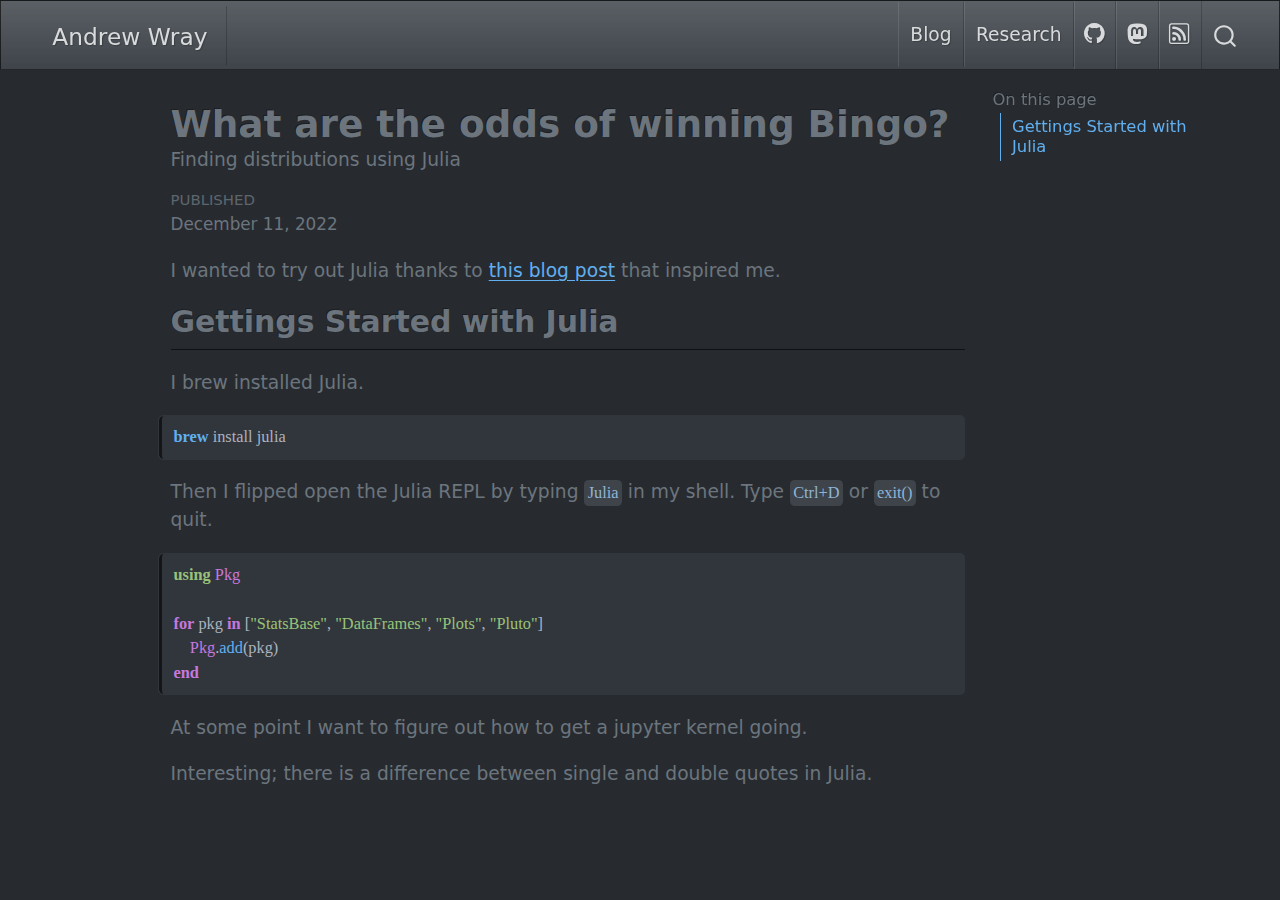
<file: posts/bingo/index.html>
<!DOCTYPE html>
<html xmlns="http://www.w3.org/1999/xhtml" lang="en" xml:lang="en"><head>

<meta charset="utf-8">
<meta name="generator" content="quarto-1.2.269">

<meta name="viewport" content="width=device-width, initial-scale=1.0, user-scalable=yes">

<meta name="dcterms.date" content="2022-12-11">
<meta name="description" content="Finding distributions using Julia">

<title>Andrew Wray - What are the odds of winning Bingo?</title>
<style>
code{white-space: pre-wrap;}
span.smallcaps{font-variant: small-caps;}
div.columns{display: flex; gap: min(4vw, 1.5em);}
div.column{flex: auto; overflow-x: auto;}
div.hanging-indent{margin-left: 1.5em; text-indent: -1.5em;}
ul.task-list{list-style: none;}
ul.task-list li input[type="checkbox"] {
  width: 0.8em;
  margin: 0 0.8em 0.2em -1.6em;
  vertical-align: middle;
}
pre > code.sourceCode { white-space: pre; position: relative; }
pre > code.sourceCode > span { display: inline-block; line-height: 1.25; }
pre > code.sourceCode > span:empty { height: 1.2em; }
.sourceCode { overflow: visible; }
code.sourceCode > span { color: inherit; text-decoration: inherit; }
div.sourceCode { margin: 1em 0; }
pre.sourceCode { margin: 0; }
@media screen {
div.sourceCode { overflow: auto; }
}
@media print {
pre > code.sourceCode { white-space: pre-wrap; }
pre > code.sourceCode > span { text-indent: -5em; padding-left: 5em; }
}
pre.numberSource code
  { counter-reset: source-line 0; }
pre.numberSource code > span
  { position: relative; left: -4em; counter-increment: source-line; }
pre.numberSource code > span > a:first-child::before
  { content: counter(source-line);
    position: relative; left: -1em; text-align: right; vertical-align: baseline;
    border: none; display: inline-block;
    -webkit-touch-callout: none; -webkit-user-select: none;
    -khtml-user-select: none; -moz-user-select: none;
    -ms-user-select: none; user-select: none;
    padding: 0 4px; width: 4em;
    color: #aaaaaa;
  }
pre.numberSource { margin-left: 3em; border-left: 1px solid #aaaaaa;  padding-left: 4px; }
div.sourceCode
  {   }
@media screen {
pre > code.sourceCode > span > a:first-child::before { text-decoration: underline; }
}
code span.al { color: #ff0000; font-weight: bold; } /* Alert */
code span.an { color: #60a0b0; font-weight: bold; font-style: italic; } /* Annotation */
code span.at { color: #7d9029; } /* Attribute */
code span.bn { color: #40a070; } /* BaseN */
code span.bu { color: #008000; } /* BuiltIn */
code span.cf { color: #007020; font-weight: bold; } /* ControlFlow */
code span.ch { color: #4070a0; } /* Char */
code span.cn { color: #880000; } /* Constant */
code span.co { color: #60a0b0; font-style: italic; } /* Comment */
code span.cv { color: #60a0b0; font-weight: bold; font-style: italic; } /* CommentVar */
code span.do { color: #ba2121; font-style: italic; } /* Documentation */
code span.dt { color: #902000; } /* DataType */
code span.dv { color: #40a070; } /* DecVal */
code span.er { color: #ff0000; font-weight: bold; } /* Error */
code span.ex { } /* Extension */
code span.fl { color: #40a070; } /* Float */
code span.fu { color: #06287e; } /* Function */
code span.im { color: #008000; font-weight: bold; } /* Import */
code span.in { color: #60a0b0; font-weight: bold; font-style: italic; } /* Information */
code span.kw { color: #007020; font-weight: bold; } /* Keyword */
code span.op { color: #666666; } /* Operator */
code span.ot { color: #007020; } /* Other */
code span.pp { color: #bc7a00; } /* Preprocessor */
code span.sc { color: #4070a0; } /* SpecialChar */
code span.ss { color: #bb6688; } /* SpecialString */
code span.st { color: #4070a0; } /* String */
code span.va { color: #19177c; } /* Variable */
code span.vs { color: #4070a0; } /* VerbatimString */
code span.wa { color: #60a0b0; font-weight: bold; font-style: italic; } /* Warning */
</style>


<script src="../../site_libs/quarto-nav/quarto-nav.js"></script>
<script src="../../site_libs/quarto-nav/headroom.min.js"></script>
<script src="../../site_libs/clipboard/clipboard.min.js"></script>
<script src="../../site_libs/quarto-search/autocomplete.umd.js"></script>
<script src="../../site_libs/quarto-search/fuse.min.js"></script>
<script src="../../site_libs/quarto-search/quarto-search.js"></script>
<meta name="quarto:offset" content="../../">
<link href="../../static/img/favicon.ico" rel="icon">
<script src="../../site_libs/quarto-html/quarto.js"></script>
<script src="../../site_libs/quarto-html/popper.min.js"></script>
<script src="../../site_libs/quarto-html/tippy.umd.min.js"></script>
<script src="../../site_libs/quarto-html/anchor.min.js"></script>
<link href="../../site_libs/quarto-html/tippy.css" rel="stylesheet">
<link href="../../site_libs/quarto-html/quarto-syntax-highlighting-dark.css" rel="stylesheet" id="quarto-text-highlighting-styles">
<script src="../../site_libs/bootstrap/bootstrap.min.js"></script>
<link href="../../site_libs/bootstrap/bootstrap-icons.css" rel="stylesheet">
<link href="../../site_libs/bootstrap/bootstrap.min.css" rel="stylesheet" id="quarto-bootstrap" data-mode="dark">
<script id="quarto-search-options" type="application/json">{
  "location": "navbar",
  "copy-button": false,
  "collapse-after": 3,
  "panel-placement": "end",
  "type": "overlay",
  "limit": 20,
  "language": {
    "search-no-results-text": "No results",
    "search-matching-documents-text": "matching documents",
    "search-copy-link-title": "Copy link to search",
    "search-hide-matches-text": "Hide additional matches",
    "search-more-match-text": "more match in this document",
    "search-more-matches-text": "more matches in this document",
    "search-clear-button-title": "Clear",
    "search-detached-cancel-button-title": "Cancel",
    "search-submit-button-title": "Submit"
  }
}</script>
<style>html{ scroll-behavior: smooth; }</style>


<meta property="og:title" content="Andrew Wray - What are the odds of winning Bingo?">
<meta property="og:description" content="Finding distributions using Julia">
<meta property="og:site-name" content="Andrew Wray's Blog">
</head>

<body class="nav-fixed">

<div id="quarto-search-results"></div>
  <header id="quarto-header" class="headroom fixed-top">
    <nav class="navbar navbar-expand-lg navbar-dark ">
      <div class="navbar-container container-fluid">
      <div class="navbar-brand-container">
    <a class="navbar-brand" href="../../index.html">
    <span class="navbar-title">Andrew Wray</span>
    </a>
  </div>
          <button class="navbar-toggler" type="button" data-bs-toggle="collapse" data-bs-target="#navbarCollapse" aria-controls="navbarCollapse" aria-expanded="false" aria-label="Toggle navigation" onclick="if (window.quartoToggleHeadroom) { window.quartoToggleHeadroom(); }">
  <span class="navbar-toggler-icon"></span>
</button>
          <div class="collapse navbar-collapse" id="navbarCollapse">
            <ul class="navbar-nav navbar-nav-scroll ms-auto">
  <li class="nav-item">
    <a class="nav-link" href="../../blog.html">
 <span class="menu-text">Blog</span></a>
  </li>  
  <li class="nav-item">
    <a class="nav-link" href="../../research.html">
 <span class="menu-text">Research</span></a>
  </li>  
  <li class="nav-item compact">
    <a class="nav-link" href="https://github.com/awray3"><i class="bi bi-github" role="img">
</i> 
 <span class="menu-text"></span></a>
  </li>  
  <li class="nav-item compact">
    <a class="nav-link" href="https://fosstodon.org/@awray"><i class="bi bi-mastodon" role="img">
</i> 
 <span class="menu-text"></span></a>
  </li>  
  <li class="nav-item compact">
    <a class="nav-link" href="../../blog.xml"><i class="bi bi-rss" role="img">
</i> 
 <span class="menu-text"></span></a>
  </li>  
</ul>
              <div id="quarto-search" class="" title="Search"></div>
          </div> <!-- /navcollapse -->
      </div> <!-- /container-fluid -->
    </nav>
</header>
<!-- content -->
<div id="quarto-content" class="quarto-container page-columns page-rows-contents page-layout-article page-navbar">
<!-- sidebar -->
<!-- margin-sidebar -->
    <div id="quarto-margin-sidebar" class="sidebar margin-sidebar">
        <nav id="TOC" role="doc-toc" class="toc-active">
    <h2 id="toc-title">On this page</h2>
   
  <ul>
  <li><a href="#gettings-started-with-julia" id="toc-gettings-started-with-julia" class="nav-link active" data-scroll-target="#gettings-started-with-julia">Gettings Started with Julia</a></li>
  </ul>
</nav>
    </div>
<!-- main -->
<main class="content" id="quarto-document-content">

<header id="title-block-header" class="quarto-title-block default">
<div class="quarto-title">
<h1 class="title">What are the odds of winning Bingo?</h1>
</div>

<div>
  <div class="description">
    Finding distributions using Julia
  </div>
</div>


<div class="quarto-title-meta">

    
    <div>
    <div class="quarto-title-meta-heading">Published</div>
    <div class="quarto-title-meta-contents">
      <p class="date">December 11, 2022</p>
    </div>
  </div>
  
    
  </div>
  

</header>

<p>I wanted to try out Julia thanks to <a href="https://viralinstruction.com/posts/goodjulia/#multithreading_is_easy">this blog post</a> that inspired me.</p>
<section id="gettings-started-with-julia" class="level2">
<h2 class="anchored" data-anchor-id="gettings-started-with-julia">Gettings Started with Julia</h2>
<p>I brew installed Julia.</p>
<div class="sourceCode" id="cb1"><pre class="sourceCode bash code-with-copy"><code class="sourceCode bash"><span id="cb1-1"><a href="#cb1-1" aria-hidden="true" tabindex="-1"></a><span class="ex">brew</span> install julia</span></code><button title="Copy to Clipboard" class="code-copy-button"><i class="bi"></i></button></pre></div>
<p>Then I flipped open the Julia REPL by typing <code>Julia</code> in my shell. Type <code>Ctrl+D</code> or <code>exit()</code> to quit.</p>
<div class="sourceCode" id="cb2"><pre class="sourceCode julia code-with-copy"><code class="sourceCode julia"><span id="cb2-1"><a href="#cb2-1" aria-hidden="true" tabindex="-1"></a><span class="im">using</span> <span class="bu">Pkg</span></span>
<span id="cb2-2"><a href="#cb2-2" aria-hidden="true" tabindex="-1"></a></span>
<span id="cb2-3"><a href="#cb2-3" aria-hidden="true" tabindex="-1"></a><span class="cf">for</span> pkg <span class="kw">in</span> [<span class="st">"StatsBase"</span>, <span class="st">"DataFrames"</span>, <span class="st">"Plots"</span>, <span class="st">"Pluto"</span>]</span>
<span id="cb2-4"><a href="#cb2-4" aria-hidden="true" tabindex="-1"></a>    <span class="bu">Pkg</span>.<span class="fu">add</span>(pkg)</span>
<span id="cb2-5"><a href="#cb2-5" aria-hidden="true" tabindex="-1"></a><span class="cf">end</span></span></code><button title="Copy to Clipboard" class="code-copy-button"><i class="bi"></i></button></pre></div>
<p>At some point I want to figure out how to get a jupyter kernel going.</p>
<p>Interesting; there is a difference between single and double quotes in Julia.</p>


</section>

</main> <!-- /main -->
<script id="quarto-html-after-body" type="application/javascript">
window.document.addEventListener("DOMContentLoaded", function (event) {
  const toggleBodyColorMode = (bsSheetEl) => {
    const mode = bsSheetEl.getAttribute("data-mode");
    const bodyEl = window.document.querySelector("body");
    if (mode === "dark") {
      bodyEl.classList.add("quarto-dark");
      bodyEl.classList.remove("quarto-light");
    } else {
      bodyEl.classList.add("quarto-light");
      bodyEl.classList.remove("quarto-dark");
    }
  }
  const toggleBodyColorPrimary = () => {
    const bsSheetEl = window.document.querySelector("link#quarto-bootstrap");
    if (bsSheetEl) {
      toggleBodyColorMode(bsSheetEl);
    }
  }
  toggleBodyColorPrimary();  
  const icon = "";
  const anchorJS = new window.AnchorJS();
  anchorJS.options = {
    placement: 'right',
    icon: icon
  };
  anchorJS.add('.anchored');
  const clipboard = new window.ClipboardJS('.code-copy-button', {
    target: function(trigger) {
      return trigger.previousElementSibling;
    }
  });
  clipboard.on('success', function(e) {
    // button target
    const button = e.trigger;
    // don't keep focus
    button.blur();
    // flash "checked"
    button.classList.add('code-copy-button-checked');
    var currentTitle = button.getAttribute("title");
    button.setAttribute("title", "Copied!");
    let tooltip;
    if (window.bootstrap) {
      button.setAttribute("data-bs-toggle", "tooltip");
      button.setAttribute("data-bs-placement", "left");
      button.setAttribute("data-bs-title", "Copied!");
      tooltip = new bootstrap.Tooltip(button, 
        { trigger: "manual", 
          customClass: "code-copy-button-tooltip",
          offset: [0, -8]});
      tooltip.show();    
    }
    setTimeout(function() {
      if (tooltip) {
        tooltip.hide();
        button.removeAttribute("data-bs-title");
        button.removeAttribute("data-bs-toggle");
        button.removeAttribute("data-bs-placement");
      }
      button.setAttribute("title", currentTitle);
      button.classList.remove('code-copy-button-checked');
    }, 1000);
    // clear code selection
    e.clearSelection();
  });
  function tippyHover(el, contentFn) {
    const config = {
      allowHTML: true,
      content: contentFn,
      maxWidth: 500,
      delay: 100,
      arrow: false,
      appendTo: function(el) {
          return el.parentElement;
      },
      interactive: true,
      interactiveBorder: 10,
      theme: 'quarto',
      placement: 'bottom-start'
    };
    window.tippy(el, config); 
  }
  const noterefs = window.document.querySelectorAll('a[role="doc-noteref"]');
  for (var i=0; i<noterefs.length; i++) {
    const ref = noterefs[i];
    tippyHover(ref, function() {
      // use id or data attribute instead here
      let href = ref.getAttribute('data-footnote-href') || ref.getAttribute('href');
      try { href = new URL(href).hash; } catch {}
      const id = href.replace(/^#\/?/, "");
      const note = window.document.getElementById(id);
      return note.innerHTML;
    });
  }
  const findCites = (el) => {
    const parentEl = el.parentElement;
    if (parentEl) {
      const cites = parentEl.dataset.cites;
      if (cites) {
        return {
          el,
          cites: cites.split(' ')
        };
      } else {
        return findCites(el.parentElement)
      }
    } else {
      return undefined;
    }
  };
  var bibliorefs = window.document.querySelectorAll('a[role="doc-biblioref"]');
  for (var i=0; i<bibliorefs.length; i++) {
    const ref = bibliorefs[i];
    const citeInfo = findCites(ref);
    if (citeInfo) {
      tippyHover(citeInfo.el, function() {
        var popup = window.document.createElement('div');
        citeInfo.cites.forEach(function(cite) {
          var citeDiv = window.document.createElement('div');
          citeDiv.classList.add('hanging-indent');
          citeDiv.classList.add('csl-entry');
          var biblioDiv = window.document.getElementById('ref-' + cite);
          if (biblioDiv) {
            citeDiv.innerHTML = biblioDiv.innerHTML;
          }
          popup.appendChild(citeDiv);
        });
        return popup.innerHTML;
      });
    }
  }
});
</script>
</div> <!-- /content -->



<script src="../../site_libs/quarto-html/zenscroll-min.js"></script>
</body></html>
</file>
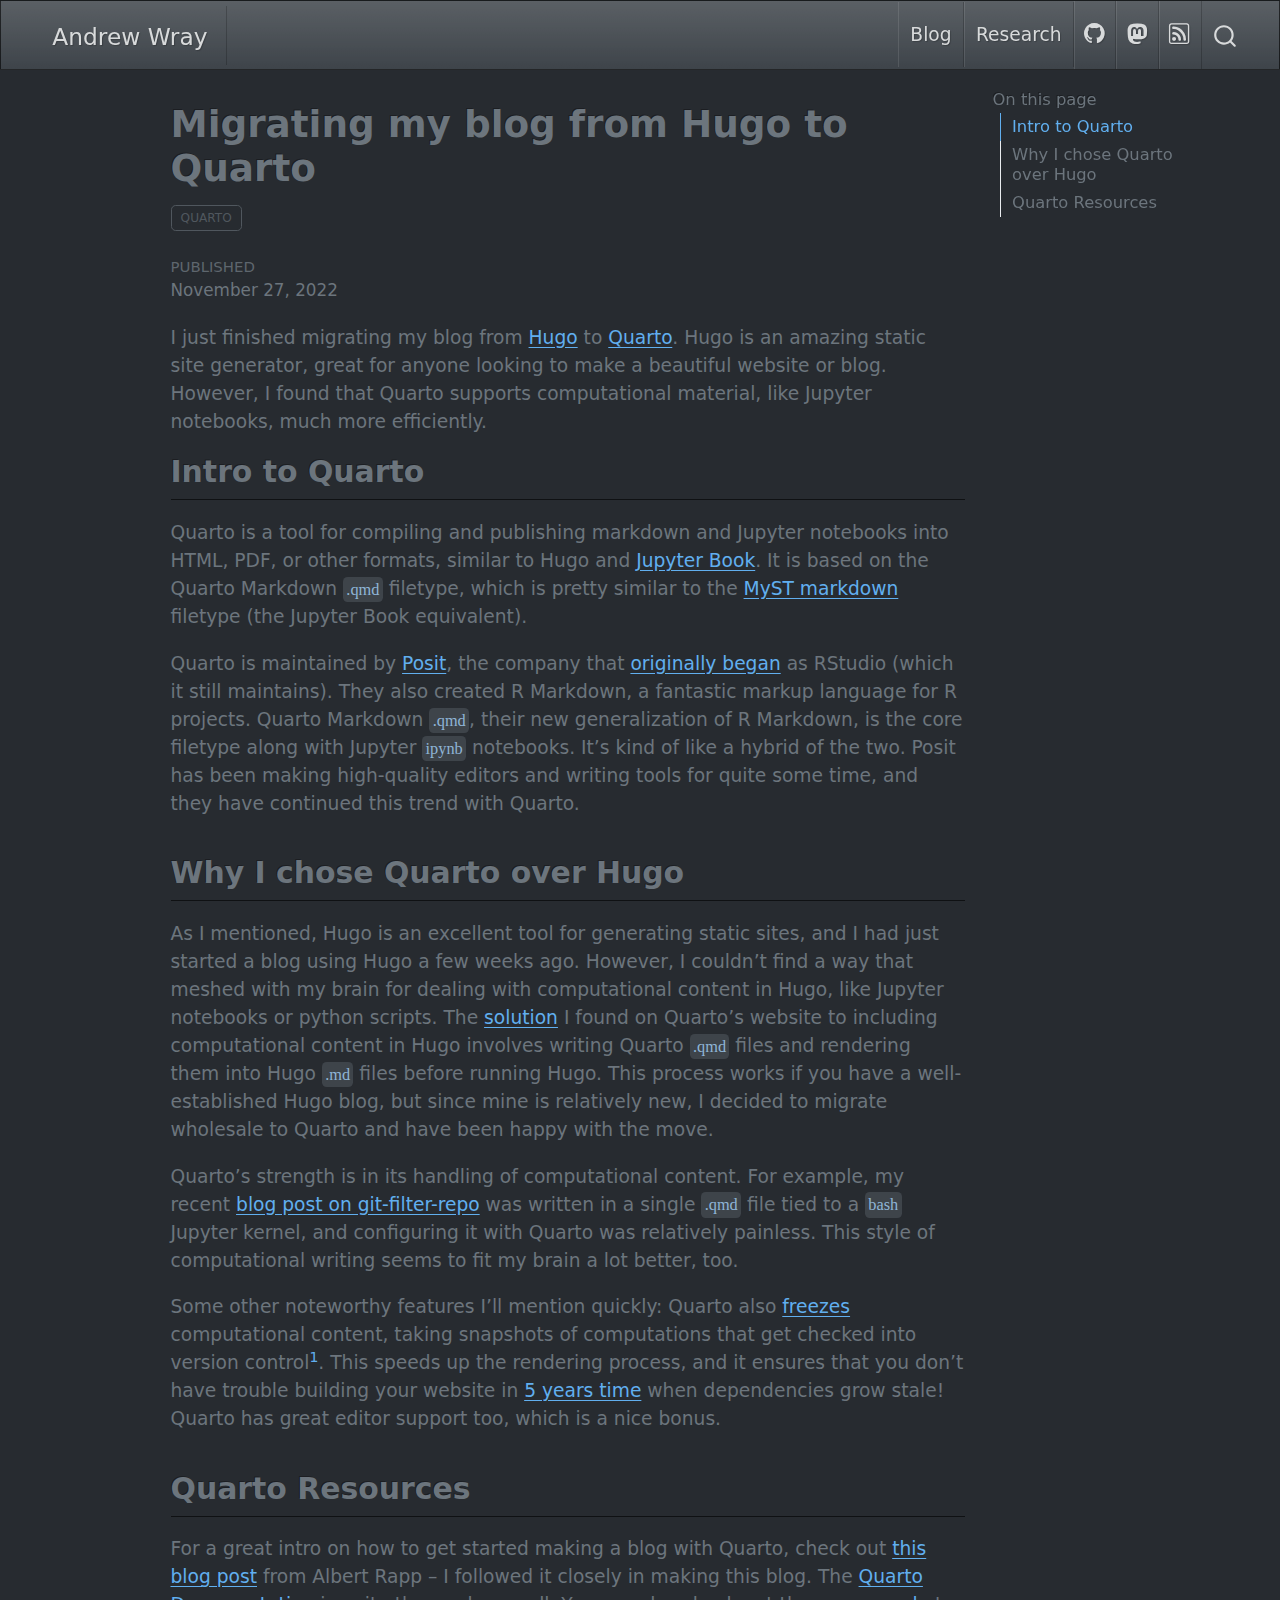
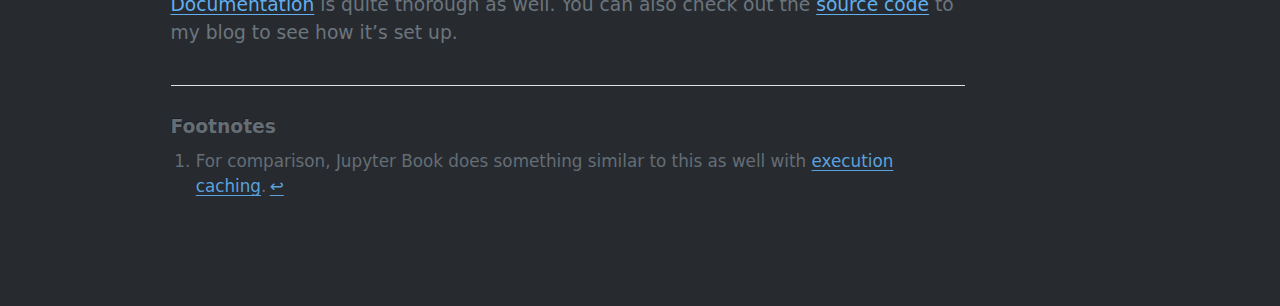
<file: posts/migrating-to-quarto/index.html>
<!DOCTYPE html>
<html xmlns="http://www.w3.org/1999/xhtml" lang="en" xml:lang="en"><head>

<meta charset="utf-8">
<meta name="generator" content="quarto-1.2.269">

<meta name="viewport" content="width=device-width, initial-scale=1.0, user-scalable=yes">

<meta name="dcterms.date" content="2022-11-27">

<title>Andrew Wray - Migrating my blog from Hugo to Quarto</title>
<style>
code{white-space: pre-wrap;}
span.smallcaps{font-variant: small-caps;}
div.columns{display: flex; gap: min(4vw, 1.5em);}
div.column{flex: auto; overflow-x: auto;}
div.hanging-indent{margin-left: 1.5em; text-indent: -1.5em;}
ul.task-list{list-style: none;}
ul.task-list li input[type="checkbox"] {
  width: 0.8em;
  margin: 0 0.8em 0.2em -1.6em;
  vertical-align: middle;
}
</style>


<script src="../../site_libs/quarto-nav/quarto-nav.js"></script>
<script src="../../site_libs/quarto-nav/headroom.min.js"></script>
<script src="../../site_libs/clipboard/clipboard.min.js"></script>
<script src="../../site_libs/quarto-search/autocomplete.umd.js"></script>
<script src="../../site_libs/quarto-search/fuse.min.js"></script>
<script src="../../site_libs/quarto-search/quarto-search.js"></script>
<meta name="quarto:offset" content="../../">
<link href="../../static/img/favicon.ico" rel="icon">
<script src="../../site_libs/quarto-html/quarto.js"></script>
<script src="../../site_libs/quarto-html/popper.min.js"></script>
<script src="../../site_libs/quarto-html/tippy.umd.min.js"></script>
<script src="../../site_libs/quarto-html/anchor.min.js"></script>
<link href="../../site_libs/quarto-html/tippy.css" rel="stylesheet">
<link href="../../site_libs/quarto-html/quarto-syntax-highlighting-dark.css" rel="stylesheet" id="quarto-text-highlighting-styles">
<script src="../../site_libs/bootstrap/bootstrap.min.js"></script>
<link href="../../site_libs/bootstrap/bootstrap-icons.css" rel="stylesheet">
<link href="../../site_libs/bootstrap/bootstrap.min.css" rel="stylesheet" id="quarto-bootstrap" data-mode="dark">
<script id="quarto-search-options" type="application/json">{
  "location": "navbar",
  "copy-button": false,
  "collapse-after": 3,
  "panel-placement": "end",
  "type": "overlay",
  "limit": 20,
  "language": {
    "search-no-results-text": "No results",
    "search-matching-documents-text": "matching documents",
    "search-copy-link-title": "Copy link to search",
    "search-hide-matches-text": "Hide additional matches",
    "search-more-match-text": "more match in this document",
    "search-more-matches-text": "more matches in this document",
    "search-clear-button-title": "Clear",
    "search-detached-cancel-button-title": "Cancel",
    "search-submit-button-title": "Submit"
  }
}</script>
<style>html{ scroll-behavior: smooth; }</style>


<meta property="og:title" content="Andrew Wray - Migrating my blog from Hugo to Quarto">
<meta property="og:description" content="I just finished migrating my blog from Hugo to Quarto. Hugo is an amazing static site generator, great for anyone looking to make a beautiful website or blog.">
<meta property="og:site-name" content="Andrew Wray's Blog">
</head>

<body class="nav-fixed">

<div id="quarto-search-results"></div>
  <header id="quarto-header" class="headroom fixed-top">
    <nav class="navbar navbar-expand-lg navbar-dark ">
      <div class="navbar-container container-fluid">
      <div class="navbar-brand-container">
    <a class="navbar-brand" href="../../index.html">
    <span class="navbar-title">Andrew Wray</span>
    </a>
  </div>
          <button class="navbar-toggler" type="button" data-bs-toggle="collapse" data-bs-target="#navbarCollapse" aria-controls="navbarCollapse" aria-expanded="false" aria-label="Toggle navigation" onclick="if (window.quartoToggleHeadroom) { window.quartoToggleHeadroom(); }">
  <span class="navbar-toggler-icon"></span>
</button>
          <div class="collapse navbar-collapse" id="navbarCollapse">
            <ul class="navbar-nav navbar-nav-scroll ms-auto">
  <li class="nav-item">
    <a class="nav-link" href="../../blog.html">
 <span class="menu-text">Blog</span></a>
  </li>  
  <li class="nav-item">
    <a class="nav-link" href="../../research.html">
 <span class="menu-text">Research</span></a>
  </li>  
  <li class="nav-item compact">
    <a class="nav-link" href="https://github.com/awray3"><i class="bi bi-github" role="img">
</i> 
 <span class="menu-text"></span></a>
  </li>  
  <li class="nav-item compact">
    <a class="nav-link" href="https://fosstodon.org/@awray"><i class="bi bi-mastodon" role="img">
</i> 
 <span class="menu-text"></span></a>
  </li>  
  <li class="nav-item compact">
    <a class="nav-link" href="../../blog.xml"><i class="bi bi-rss" role="img">
</i> 
 <span class="menu-text"></span></a>
  </li>  
</ul>
              <div id="quarto-search" class="" title="Search"></div>
          </div> <!-- /navcollapse -->
      </div> <!-- /container-fluid -->
    </nav>
</header>
<!-- content -->
<div id="quarto-content" class="quarto-container page-columns page-rows-contents page-layout-article page-navbar">
<!-- sidebar -->
<!-- margin-sidebar -->
    <div id="quarto-margin-sidebar" class="sidebar margin-sidebar">
        <nav id="TOC" role="doc-toc" class="toc-active">
    <h2 id="toc-title">On this page</h2>
   
  <ul>
  <li><a href="#intro-to-quarto" id="toc-intro-to-quarto" class="nav-link active" data-scroll-target="#intro-to-quarto">Intro to Quarto</a></li>
  <li><a href="#why-i-chose-quarto-over-hugo" id="toc-why-i-chose-quarto-over-hugo" class="nav-link" data-scroll-target="#why-i-chose-quarto-over-hugo">Why I chose Quarto over Hugo</a></li>
  <li><a href="#quarto-resources" id="toc-quarto-resources" class="nav-link" data-scroll-target="#quarto-resources">Quarto Resources</a></li>
  </ul>
</nav>
    </div>
<!-- main -->
<main class="content" id="quarto-document-content">

<header id="title-block-header" class="quarto-title-block default">
<div class="quarto-title">
<h1 class="title">Migrating my blog from Hugo to Quarto</h1>
  <div class="quarto-categories">
    <div class="quarto-category">Quarto</div>
  </div>
  </div>



<div class="quarto-title-meta">

    
    <div>
    <div class="quarto-title-meta-heading">Published</div>
    <div class="quarto-title-meta-contents">
      <p class="date">November 27, 2022</p>
    </div>
  </div>
  
    
  </div>
  

</header>

<p>I just finished migrating my blog from <a href="https://gohugo.io/">Hugo</a> to <a href="https://quarto.org/">Quarto</a>. Hugo is an amazing static site generator, great for anyone looking to make a beautiful website or blog. However, I found that Quarto supports computational material, like Jupyter notebooks, much more efficiently.</p>
<section id="intro-to-quarto" class="level2">
<h2 class="anchored" data-anchor-id="intro-to-quarto">Intro to Quarto</h2>
<p>Quarto is a tool for compiling and publishing markdown and Jupyter notebooks into HTML, PDF, or other formats, similar to Hugo and <a href="https://jupyterbook.org/en/stable/intro.html">Jupyter Book</a>. It is based on the Quarto Markdown <code>.qmd</code> filetype, which is pretty similar to the <a href="https://jupyterbook.org/en/stable/content/myst.html">MyST markdown</a> filetype (the Jupyter Book equivalent).</p>
<p>Quarto is maintained by <a href="https://posit.co/">Posit</a>, the company that <a href="https://posit.co/blog/rstudio-is-becoming-posit/">originally began</a> as RStudio (which it still maintains). They also created R Markdown, a fantastic markup language for R projects. Quarto Markdown <code>.qmd</code>, their new generalization of R Markdown, is the core filetype along with Jupyter <code>ipynb</code> notebooks. It’s kind of like a hybrid of the two. Posit has been making high-quality editors and writing tools for quite some time, and they have continued this trend with Quarto.</p>
</section>
<section id="why-i-chose-quarto-over-hugo" class="level2">
<h2 class="anchored" data-anchor-id="why-i-chose-quarto-over-hugo">Why I chose Quarto over Hugo</h2>
<p>As I mentioned, Hugo is an excellent tool for generating static sites, and I had just started a blog using Hugo a few weeks ago. However, I couldn’t find a way that meshed with my brain for dealing with computational content in Hugo, like Jupyter notebooks or python scripts. The <a href="https://quarto.org/docs/output-formats/hugo.html">solution</a> I found on Quarto’s website to including computational content in Hugo involves writing Quarto <code>.qmd</code> files and rendering them into Hugo <code>.md</code> files before running Hugo. This process works if you have a well-established Hugo blog, but since mine is relatively new, I decided to migrate wholesale to Quarto and have been happy with the move.</p>
<p>Quarto’s strength is in its handling of computational content. For example, my recent <a href="../../posts/til/git-filter-repo/index.html">blog post on git-filter-repo</a> was written in a single <code>.qmd</code> file tied to a <code>bash</code> Jupyter kernel, and configuring it with Quarto was relatively painless. This style of computational writing seems to fit my brain a lot better, too.</p>
<p>Some other noteworthy features I’ll mention quickly: Quarto also <a href="https://quarto.org/docs/projects/code-execution.html#overview">freezes</a> computational content, taking snapshots of computations that get checked into version control<a href="#fn1" class="footnote-ref" id="fnref1" role="doc-noteref"><sup>1</sup></a>. This speeds up the rendering process, and it ensures that you don’t have trouble building your website in <a href="https://www.youtube.com/watch?v=T8YCSJpF4g4">5 years time</a> when dependencies grow stale! Quarto has great editor support too, which is a nice bonus.</p>
</section>
<section id="quarto-resources" class="level2">
<h2 class="anchored" data-anchor-id="quarto-resources">Quarto Resources</h2>
<p>For a great intro on how to get started making a blog with Quarto, check out <a href="https://albert-rapp.de/posts/13_quarto_blog_writing_guide/13_quarto_blog_writing_guide.html">this blog post</a> from Albert Rapp – I followed it closely in making this blog. The <a href="https://quarto.org/docs/guide/">Quarto Documentation</a> is quite thorough as well. You can also check out the <a href="https://github.com/awray3/awray3.github.io">source code</a> to my blog to see how it’s set up.</p>


</section>


<div id="quarto-appendix" class="default"><section id="footnotes" class="footnotes footnotes-end-of-document" role="doc-endnotes"><h2 class="anchored quarto-appendix-heading">Footnotes</h2>

<ol>
<li id="fn1"><p>For comparison, Jupyter Book does something similar to this as well with <a href="https://jupyterbook.org/en/stable/content/execute.html">execution caching</a>.<a href="#fnref1" class="footnote-back" role="doc-backlink">↩︎</a></p></li>
</ol>
</section></div></main> <!-- /main -->
<script id="quarto-html-after-body" type="application/javascript">
window.document.addEventListener("DOMContentLoaded", function (event) {
  const toggleBodyColorMode = (bsSheetEl) => {
    const mode = bsSheetEl.getAttribute("data-mode");
    const bodyEl = window.document.querySelector("body");
    if (mode === "dark") {
      bodyEl.classList.add("quarto-dark");
      bodyEl.classList.remove("quarto-light");
    } else {
      bodyEl.classList.add("quarto-light");
      bodyEl.classList.remove("quarto-dark");
    }
  }
  const toggleBodyColorPrimary = () => {
    const bsSheetEl = window.document.querySelector("link#quarto-bootstrap");
    if (bsSheetEl) {
      toggleBodyColorMode(bsSheetEl);
    }
  }
  toggleBodyColorPrimary();  
  const icon = "";
  const anchorJS = new window.AnchorJS();
  anchorJS.options = {
    placement: 'right',
    icon: icon
  };
  anchorJS.add('.anchored');
  const clipboard = new window.ClipboardJS('.code-copy-button', {
    target: function(trigger) {
      return trigger.previousElementSibling;
    }
  });
  clipboard.on('success', function(e) {
    // button target
    const button = e.trigger;
    // don't keep focus
    button.blur();
    // flash "checked"
    button.classList.add('code-copy-button-checked');
    var currentTitle = button.getAttribute("title");
    button.setAttribute("title", "Copied!");
    let tooltip;
    if (window.bootstrap) {
      button.setAttribute("data-bs-toggle", "tooltip");
      button.setAttribute("data-bs-placement", "left");
      button.setAttribute("data-bs-title", "Copied!");
      tooltip = new bootstrap.Tooltip(button, 
        { trigger: "manual", 
          customClass: "code-copy-button-tooltip",
          offset: [0, -8]});
      tooltip.show();    
    }
    setTimeout(function() {
      if (tooltip) {
        tooltip.hide();
        button.removeAttribute("data-bs-title");
        button.removeAttribute("data-bs-toggle");
        button.removeAttribute("data-bs-placement");
      }
      button.setAttribute("title", currentTitle);
      button.classList.remove('code-copy-button-checked');
    }, 1000);
    // clear code selection
    e.clearSelection();
  });
  function tippyHover(el, contentFn) {
    const config = {
      allowHTML: true,
      content: contentFn,
      maxWidth: 500,
      delay: 100,
      arrow: false,
      appendTo: function(el) {
          return el.parentElement;
      },
      interactive: true,
      interactiveBorder: 10,
      theme: 'quarto',
      placement: 'bottom-start'
    };
    window.tippy(el, config); 
  }
  const noterefs = window.document.querySelectorAll('a[role="doc-noteref"]');
  for (var i=0; i<noterefs.length; i++) {
    const ref = noterefs[i];
    tippyHover(ref, function() {
      // use id or data attribute instead here
      let href = ref.getAttribute('data-footnote-href') || ref.getAttribute('href');
      try { href = new URL(href).hash; } catch {}
      const id = href.replace(/^#\/?/, "");
      const note = window.document.getElementById(id);
      return note.innerHTML;
    });
  }
  const findCites = (el) => {
    const parentEl = el.parentElement;
    if (parentEl) {
      const cites = parentEl.dataset.cites;
      if (cites) {
        return {
          el,
          cites: cites.split(' ')
        };
      } else {
        return findCites(el.parentElement)
      }
    } else {
      return undefined;
    }
  };
  var bibliorefs = window.document.querySelectorAll('a[role="doc-biblioref"]');
  for (var i=0; i<bibliorefs.length; i++) {
    const ref = bibliorefs[i];
    const citeInfo = findCites(ref);
    if (citeInfo) {
      tippyHover(citeInfo.el, function() {
        var popup = window.document.createElement('div');
        citeInfo.cites.forEach(function(cite) {
          var citeDiv = window.document.createElement('div');
          citeDiv.classList.add('hanging-indent');
          citeDiv.classList.add('csl-entry');
          var biblioDiv = window.document.getElementById('ref-' + cite);
          if (biblioDiv) {
            citeDiv.innerHTML = biblioDiv.innerHTML;
          }
          popup.appendChild(citeDiv);
        });
        return popup.innerHTML;
      });
    }
  }
});
</script>
</div> <!-- /content -->



<script src="../../site_libs/quarto-html/zenscroll-min.js"></script>
</body></html>
</file>
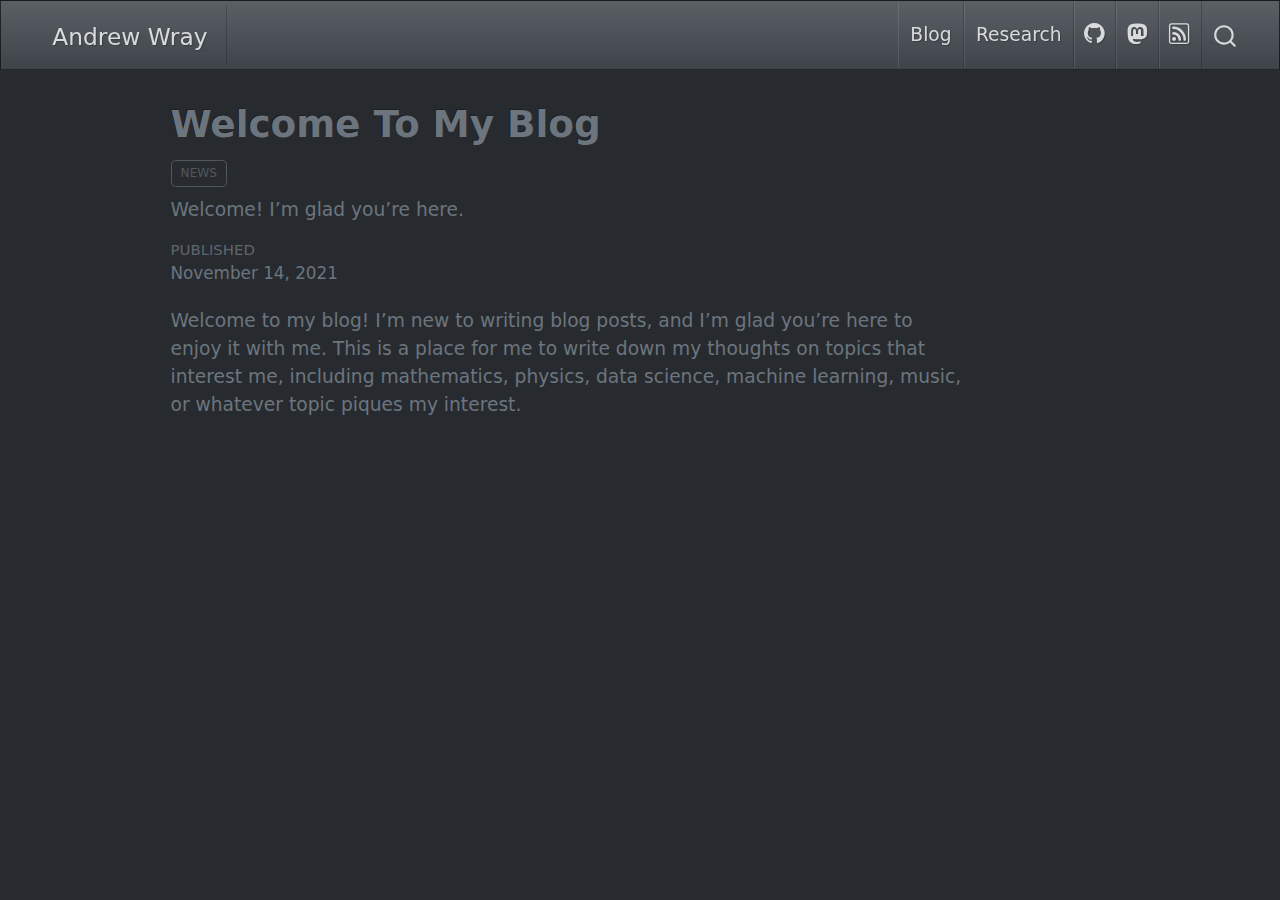
<file: posts/welcome/index.html>
<!DOCTYPE html>
<html xmlns="http://www.w3.org/1999/xhtml" lang="en" xml:lang="en"><head>

<meta charset="utf-8">
<meta name="generator" content="quarto-1.2.335">

<meta name="viewport" content="width=device-width, initial-scale=1.0, user-scalable=yes">

<meta name="dcterms.date" content="2021-11-14">
<meta name="description" content="Welcome! I’m glad you’re here.">

<title>Andrew Wray - Welcome To My Blog</title>
<style>
code{white-space: pre-wrap;}
span.smallcaps{font-variant: small-caps;}
div.columns{display: flex; gap: min(4vw, 1.5em);}
div.column{flex: auto; overflow-x: auto;}
div.hanging-indent{margin-left: 1.5em; text-indent: -1.5em;}
ul.task-list{list-style: none;}
ul.task-list li input[type="checkbox"] {
  width: 0.8em;
  margin: 0 0.8em 0.2em -1.6em;
  vertical-align: middle;
}
</style>


<script src="../../site_libs/quarto-nav/quarto-nav.js"></script>
<script src="../../site_libs/quarto-nav/headroom.min.js"></script>
<script src="../../site_libs/clipboard/clipboard.min.js"></script>
<script src="../../site_libs/quarto-search/autocomplete.umd.js"></script>
<script src="../../site_libs/quarto-search/fuse.min.js"></script>
<script src="../../site_libs/quarto-search/quarto-search.js"></script>
<meta name="quarto:offset" content="../../">
<link href="../../static/img/favicon.ico" rel="icon">
<script src="../../site_libs/quarto-html/quarto.js"></script>
<script src="../../site_libs/quarto-html/popper.min.js"></script>
<script src="../../site_libs/quarto-html/tippy.umd.min.js"></script>
<script src="../../site_libs/quarto-html/anchor.min.js"></script>
<link href="../../site_libs/quarto-html/tippy.css" rel="stylesheet">
<link href="../../site_libs/quarto-html/quarto-syntax-highlighting-dark.css" rel="stylesheet" id="quarto-text-highlighting-styles">
<script src="../../site_libs/bootstrap/bootstrap.min.js"></script>
<link href="../../site_libs/bootstrap/bootstrap-icons.css" rel="stylesheet">
<link href="../../site_libs/bootstrap/bootstrap.min.css" rel="stylesheet" id="quarto-bootstrap" data-mode="dark">
<script id="quarto-search-options" type="application/json">{
  "location": "navbar",
  "copy-button": false,
  "collapse-after": 3,
  "panel-placement": "end",
  "type": "overlay",
  "limit": 20,
  "language": {
    "search-no-results-text": "No results",
    "search-matching-documents-text": "matching documents",
    "search-copy-link-title": "Copy link to search",
    "search-hide-matches-text": "Hide additional matches",
    "search-more-match-text": "more match in this document",
    "search-more-matches-text": "more matches in this document",
    "search-clear-button-title": "Clear",
    "search-detached-cancel-button-title": "Cancel",
    "search-submit-button-title": "Submit"
  }
}</script>
<style>html{ scroll-behavior: smooth; }</style>


<meta property="og:title" content="Andrew Wray - Welcome To My Blog">
<meta property="og:description" content="Welcome! I'm glad you're here.">
<meta property="og:site-name" content="Andrew Wray's Blog">
</head>

<body class="nav-fixed">

<div id="quarto-search-results"></div>
  <header id="quarto-header" class="headroom fixed-top">
    <nav class="navbar navbar-expand-lg navbar-dark ">
      <div class="navbar-container container-fluid">
      <div class="navbar-brand-container">
    <a class="navbar-brand" href="../../index.html">
    <span class="navbar-title">Andrew Wray</span>
    </a>
  </div>
          <button class="navbar-toggler" type="button" data-bs-toggle="collapse" data-bs-target="#navbarCollapse" aria-controls="navbarCollapse" aria-expanded="false" aria-label="Toggle navigation" onclick="if (window.quartoToggleHeadroom) { window.quartoToggleHeadroom(); }">
  <span class="navbar-toggler-icon"></span>
</button>
          <div class="collapse navbar-collapse" id="navbarCollapse">
            <ul class="navbar-nav navbar-nav-scroll ms-auto">
  <li class="nav-item">
    <a class="nav-link" href="../../blog.html">
 <span class="menu-text">Blog</span></a>
  </li>  
  <li class="nav-item">
    <a class="nav-link" href="../../research.html">
 <span class="menu-text">Research</span></a>
  </li>  
  <li class="nav-item compact">
    <a class="nav-link" href="https://github.com/awray3"><i class="bi bi-github" role="img">
</i> 
 <span class="menu-text"></span></a>
  </li>  
  <li class="nav-item compact">
    <a class="nav-link" href="https://fosstodon.org/@awray"><i class="bi bi-mastodon" role="img">
</i> 
 <span class="menu-text"></span></a>
  </li>  
  <li class="nav-item compact">
    <a class="nav-link" href="../../blog.xml"><i class="bi bi-rss" role="img">
</i> 
 <span class="menu-text"></span></a>
  </li>  
</ul>
              <div id="quarto-search" class="" title="Search"></div>
          </div> <!-- /navcollapse -->
      </div> <!-- /container-fluid -->
    </nav>
</header>
<!-- content -->
<div id="quarto-content" class="quarto-container page-columns page-rows-contents page-layout-article page-navbar">
<!-- sidebar -->
<!-- margin-sidebar -->
    <div id="quarto-margin-sidebar" class="sidebar margin-sidebar">
        
    </div>
<!-- main -->
<main class="content" id="quarto-document-content">

<header id="title-block-header" class="quarto-title-block default">
<div class="quarto-title">
<h1 class="title">Welcome To My Blog</h1>
  <div class="quarto-categories">
    <div class="quarto-category">news</div>
  </div>
  </div>

<div>
  <div class="description">
    Welcome! I’m glad you’re here.
  </div>
</div>


<div class="quarto-title-meta">

    
    <div>
    <div class="quarto-title-meta-heading">Published</div>
    <div class="quarto-title-meta-contents">
      <p class="date">November 14, 2021</p>
    </div>
  </div>
  
    
  </div>
  

</header>

<p>Welcome to my blog! I’m new to writing blog posts, and I’m glad you’re here to enjoy it with me. This is a place for me to write down my thoughts on topics that interest me, including mathematics, physics, data science, machine learning, music, or whatever topic piques my interest.</p>



</main> <!-- /main -->
<script id="quarto-html-after-body" type="application/javascript">
window.document.addEventListener("DOMContentLoaded", function (event) {
  const toggleBodyColorMode = (bsSheetEl) => {
    const mode = bsSheetEl.getAttribute("data-mode");
    const bodyEl = window.document.querySelector("body");
    if (mode === "dark") {
      bodyEl.classList.add("quarto-dark");
      bodyEl.classList.remove("quarto-light");
    } else {
      bodyEl.classList.add("quarto-light");
      bodyEl.classList.remove("quarto-dark");
    }
  }
  const toggleBodyColorPrimary = () => {
    const bsSheetEl = window.document.querySelector("link#quarto-bootstrap");
    if (bsSheetEl) {
      toggleBodyColorMode(bsSheetEl);
    }
  }
  toggleBodyColorPrimary();  
  const icon = "";
  const anchorJS = new window.AnchorJS();
  anchorJS.options = {
    placement: 'right',
    icon: icon
  };
  anchorJS.add('.anchored');
  const clipboard = new window.ClipboardJS('.code-copy-button', {
    target: function(trigger) {
      return trigger.previousElementSibling;
    }
  });
  clipboard.on('success', function(e) {
    // button target
    const button = e.trigger;
    // don't keep focus
    button.blur();
    // flash "checked"
    button.classList.add('code-copy-button-checked');
    var currentTitle = button.getAttribute("title");
    button.setAttribute("title", "Copied!");
    let tooltip;
    if (window.bootstrap) {
      button.setAttribute("data-bs-toggle", "tooltip");
      button.setAttribute("data-bs-placement", "left");
      button.setAttribute("data-bs-title", "Copied!");
      tooltip = new bootstrap.Tooltip(button, 
        { trigger: "manual", 
          customClass: "code-copy-button-tooltip",
          offset: [0, -8]});
      tooltip.show();    
    }
    setTimeout(function() {
      if (tooltip) {
        tooltip.hide();
        button.removeAttribute("data-bs-title");
        button.removeAttribute("data-bs-toggle");
        button.removeAttribute("data-bs-placement");
      }
      button.setAttribute("title", currentTitle);
      button.classList.remove('code-copy-button-checked');
    }, 1000);
    // clear code selection
    e.clearSelection();
  });
  function tippyHover(el, contentFn) {
    const config = {
      allowHTML: true,
      content: contentFn,
      maxWidth: 500,
      delay: 100,
      arrow: false,
      appendTo: function(el) {
          return el.parentElement;
      },
      interactive: true,
      interactiveBorder: 10,
      theme: 'quarto',
      placement: 'bottom-start'
    };
    window.tippy(el, config); 
  }
  const noterefs = window.document.querySelectorAll('a[role="doc-noteref"]');
  for (var i=0; i<noterefs.length; i++) {
    const ref = noterefs[i];
    tippyHover(ref, function() {
      // use id or data attribute instead here
      let href = ref.getAttribute('data-footnote-href') || ref.getAttribute('href');
      try { href = new URL(href).hash; } catch {}
      const id = href.replace(/^#\/?/, "");
      const note = window.document.getElementById(id);
      return note.innerHTML;
    });
  }
  const findCites = (el) => {
    const parentEl = el.parentElement;
    if (parentEl) {
      const cites = parentEl.dataset.cites;
      if (cites) {
        return {
          el,
          cites: cites.split(' ')
        };
      } else {
        return findCites(el.parentElement)
      }
    } else {
      return undefined;
    }
  };
  var bibliorefs = window.document.querySelectorAll('a[role="doc-biblioref"]');
  for (var i=0; i<bibliorefs.length; i++) {
    const ref = bibliorefs[i];
    const citeInfo = findCites(ref);
    if (citeInfo) {
      tippyHover(citeInfo.el, function() {
        var popup = window.document.createElement('div');
        citeInfo.cites.forEach(function(cite) {
          var citeDiv = window.document.createElement('div');
          citeDiv.classList.add('hanging-indent');
          citeDiv.classList.add('csl-entry');
          var biblioDiv = window.document.getElementById('ref-' + cite);
          if (biblioDiv) {
            citeDiv.innerHTML = biblioDiv.innerHTML;
          }
          popup.appendChild(citeDiv);
        });
        return popup.innerHTML;
      });
    }
  }
});
</script>
</div> <!-- /content -->



<script src="../../site_libs/quarto-html/zenscroll-min.js"></script>
</body></html>
</file>
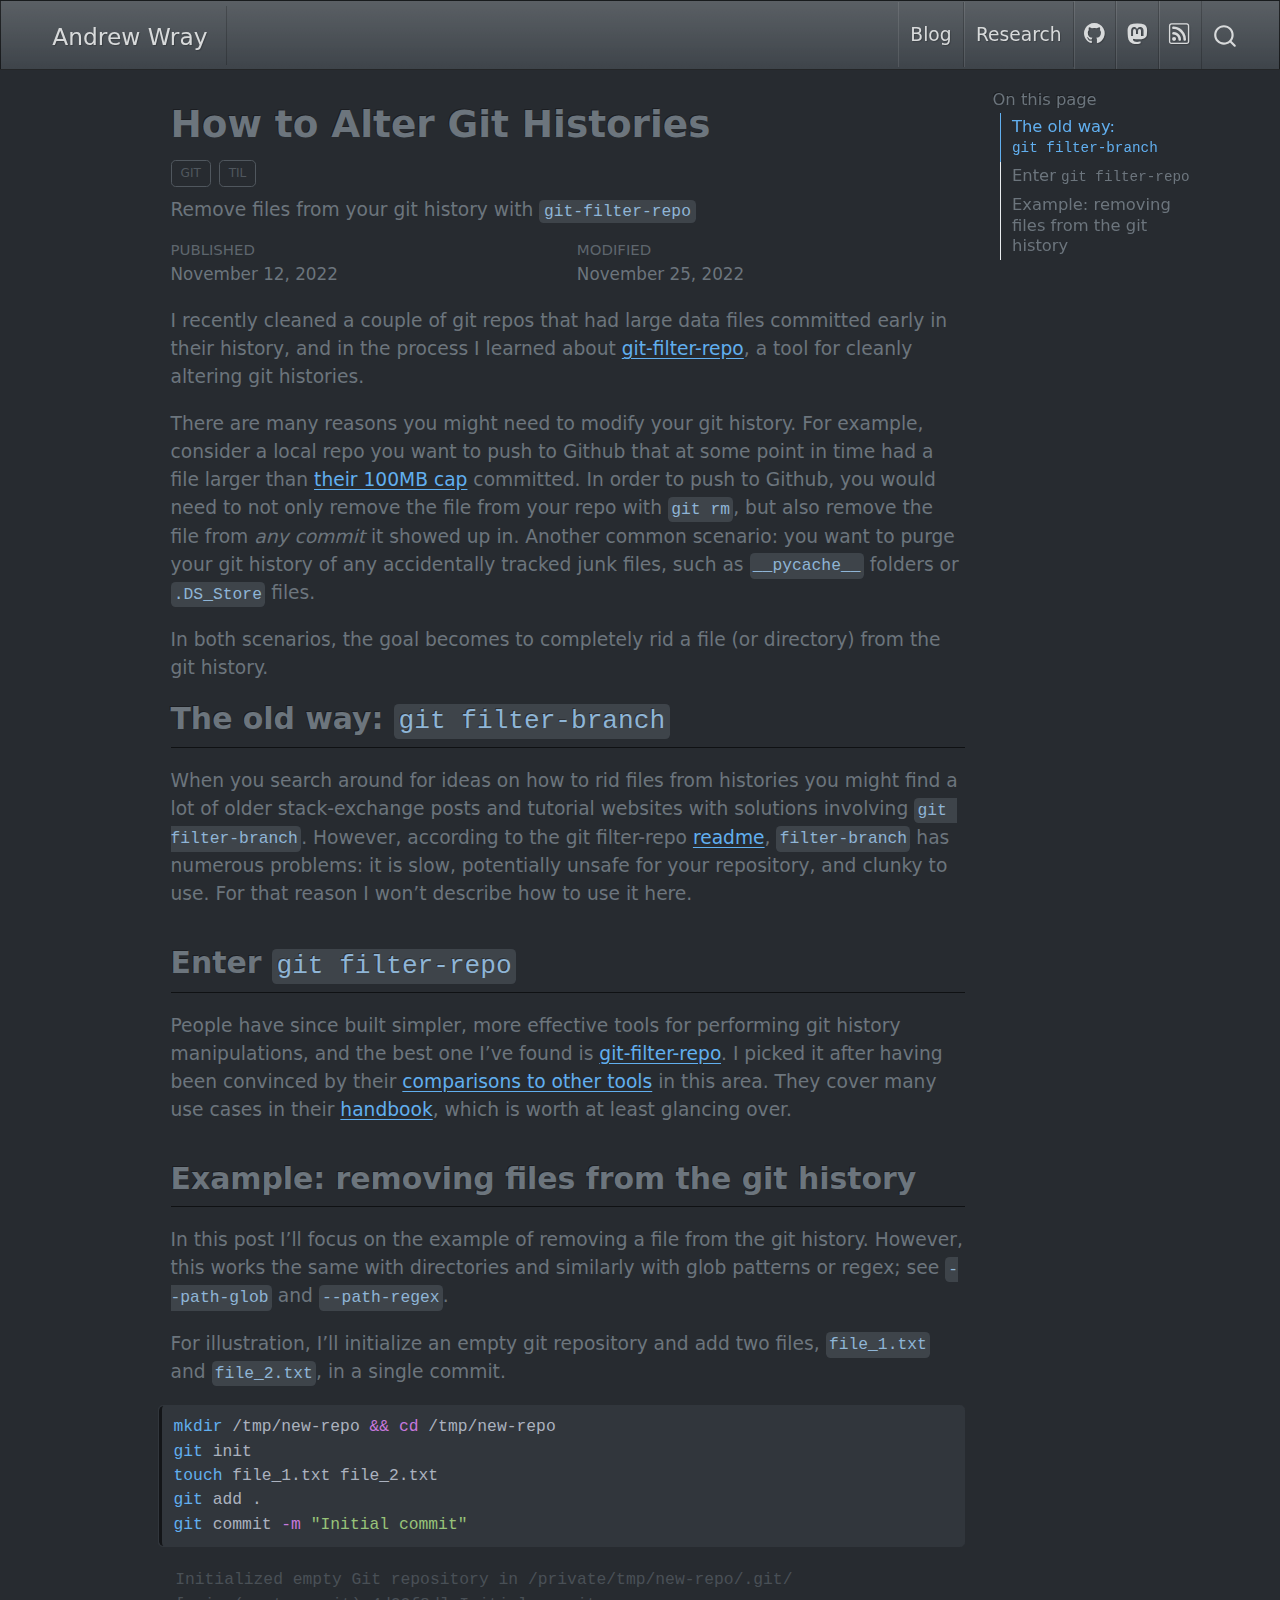
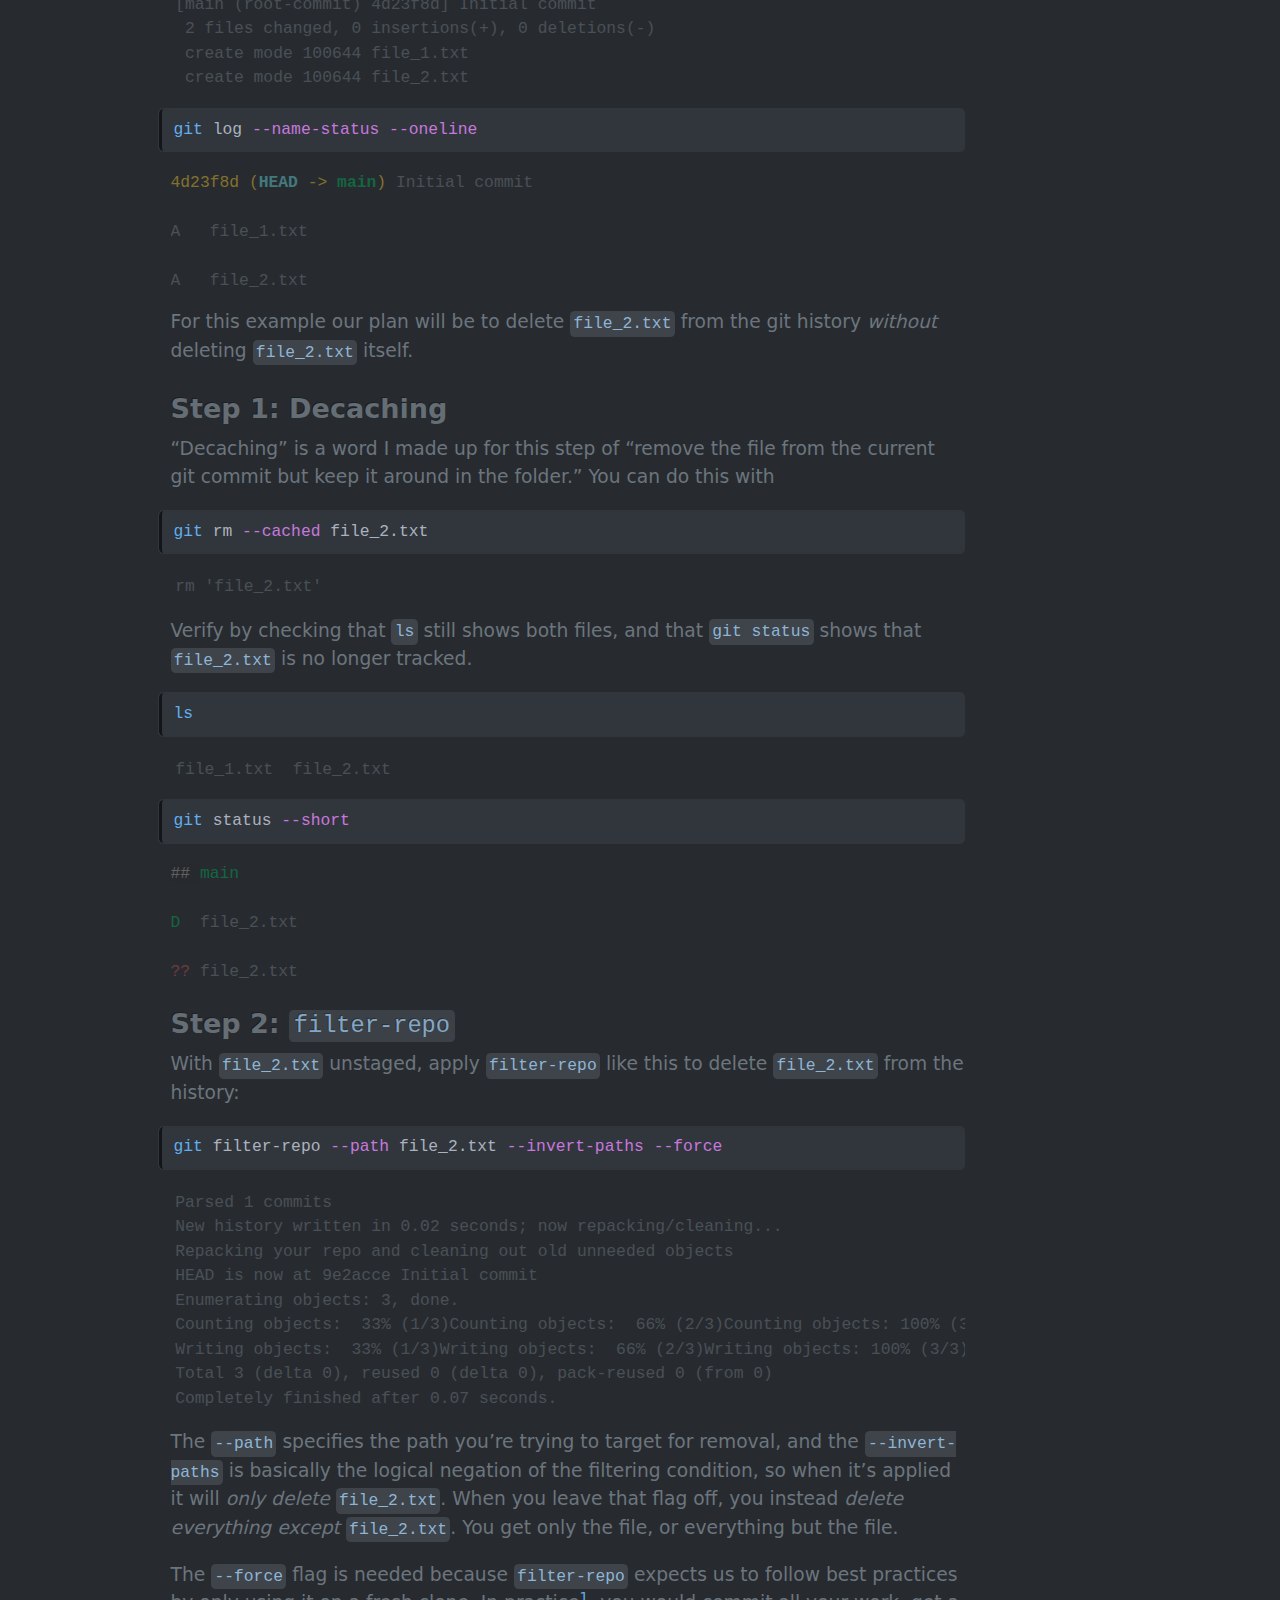
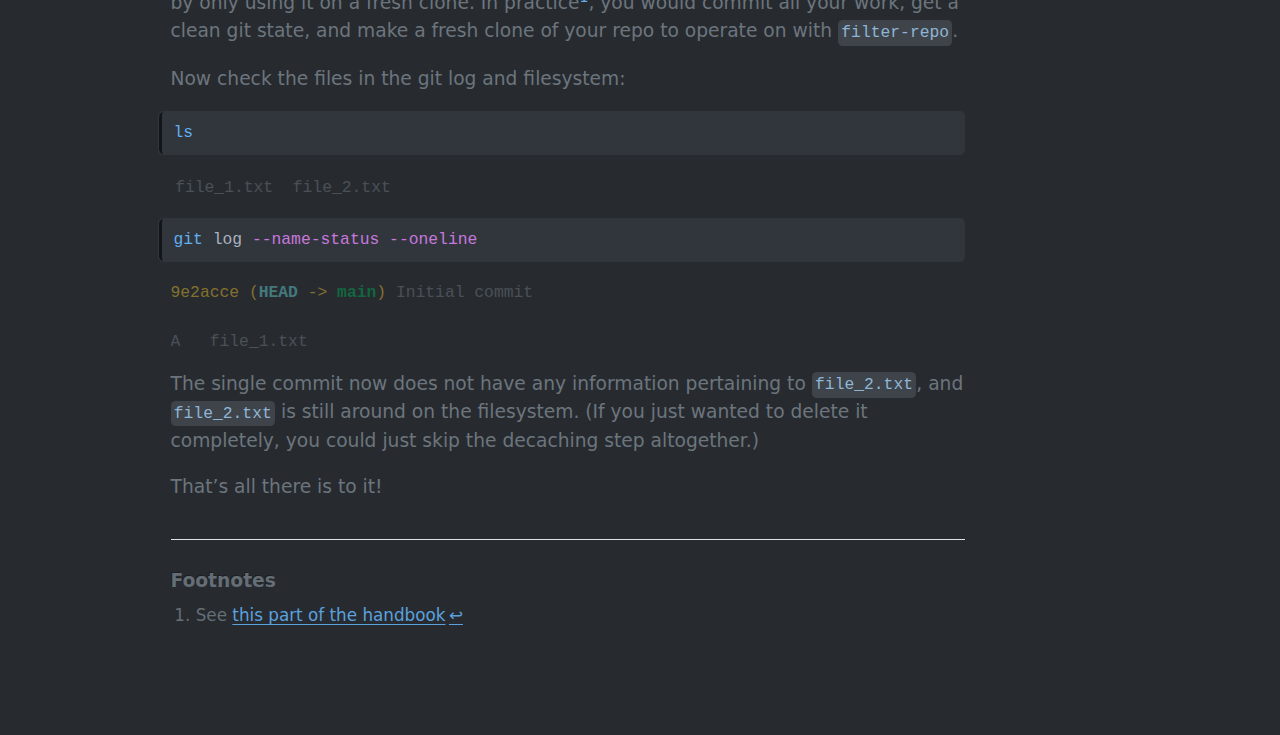
<file: blog/til/git-filter-repo/index.html>
<!DOCTYPE html>
<html xmlns="http://www.w3.org/1999/xhtml" lang="en" xml:lang="en"><head>

<meta charset="utf-8">
<meta name="generator" content="quarto-1.7.34">

<meta name="viewport" content="width=device-width, initial-scale=1.0, user-scalable=yes">

<meta name="dcterms.date" content="2022-11-12">
<meta name="description" content="Remove files from your git history with git-filter-repo">

<title>How to Alter Git Histories – Andrew Wray</title>
<style>
code{white-space: pre-wrap;}
span.smallcaps{font-variant: small-caps;}
div.columns{display: flex; gap: min(4vw, 1.5em);}
div.column{flex: auto; overflow-x: auto;}
div.hanging-indent{margin-left: 1.5em; text-indent: -1.5em;}
ul.task-list{list-style: none;}
ul.task-list li input[type="checkbox"] {
  width: 0.8em;
  margin: 0 0.8em 0.2em -1em; /* quarto-specific, see https://github.com/quarto-dev/quarto-cli/issues/4556 */ 
  vertical-align: middle;
}
/* CSS for syntax highlighting */
html { -webkit-text-size-adjust: 100%; }
pre > code.sourceCode { white-space: pre; position: relative; }
pre > code.sourceCode > span { display: inline-block; line-height: 1.25; }
pre > code.sourceCode > span:empty { height: 1.2em; }
.sourceCode { overflow: visible; }
code.sourceCode > span { color: inherit; text-decoration: inherit; }
div.sourceCode { margin: 1em 0; }
pre.sourceCode { margin: 0; }
@media screen {
div.sourceCode { overflow: auto; }
}
@media print {
pre > code.sourceCode { white-space: pre-wrap; }
pre > code.sourceCode > span { text-indent: -5em; padding-left: 5em; }
}
pre.numberSource code
  { counter-reset: source-line 0; }
pre.numberSource code > span
  { position: relative; left: -4em; counter-increment: source-line; }
pre.numberSource code > span > a:first-child::before
  { content: counter(source-line);
    position: relative; left: -1em; text-align: right; vertical-align: baseline;
    border: none; display: inline-block;
    -webkit-touch-callout: none; -webkit-user-select: none;
    -khtml-user-select: none; -moz-user-select: none;
    -ms-user-select: none; user-select: none;
    padding: 0 4px; width: 4em;
  }
pre.numberSource { margin-left: 3em;  padding-left: 4px; }
div.sourceCode
  {   }
@media screen {
pre > code.sourceCode > span > a:first-child::before { text-decoration: underline; }
}
</style>


<script src="../../../site_libs/quarto-nav/quarto-nav.js"></script>
<script src="../../../site_libs/quarto-nav/headroom.min.js"></script>
<script src="../../../site_libs/clipboard/clipboard.min.js"></script>
<script src="../../../site_libs/quarto-search/autocomplete.umd.js"></script>
<script src="../../../site_libs/quarto-search/fuse.min.js"></script>
<script src="../../../site_libs/quarto-search/quarto-search.js"></script>
<meta name="quarto:offset" content="../../../">
<link href="../../../static/img/favicon.ico" rel="icon">
<script src="../../../site_libs/quarto-html/quarto.js" type="module"></script>
<script src="../../../site_libs/quarto-html/tabsets/tabsets.js" type="module"></script>
<script src="../../../site_libs/quarto-html/popper.min.js"></script>
<script src="../../../site_libs/quarto-html/tippy.umd.min.js"></script>
<script src="../../../site_libs/quarto-html/anchor.min.js"></script>
<link href="../../../site_libs/quarto-html/tippy.css" rel="stylesheet">
<link href="../../../site_libs/quarto-html/quarto-syntax-highlighting-dark-f0a4794d096e7901d871e43f74665444.css" rel="stylesheet" id="quarto-text-highlighting-styles">
<script src="../../../site_libs/bootstrap/bootstrap.min.js"></script>
<link href="../../../site_libs/bootstrap/bootstrap-icons.css" rel="stylesheet">
<link href="../../../site_libs/bootstrap/bootstrap-5ab6c44feab291f3e96e5b3b6a12809d.min.css" rel="stylesheet" append-hash="true" id="quarto-bootstrap" data-mode="dark">
<script id="quarto-search-options" type="application/json">{
  "location": "navbar",
  "copy-button": false,
  "collapse-after": 3,
  "panel-placement": "end",
  "type": "overlay",
  "limit": 50,
  "keyboard-shortcut": [
    "f",
    "/",
    "s"
  ],
  "show-item-context": false,
  "language": {
    "search-no-results-text": "No results",
    "search-matching-documents-text": "matching documents",
    "search-copy-link-title": "Copy link to search",
    "search-hide-matches-text": "Hide additional matches",
    "search-more-match-text": "more match in this document",
    "search-more-matches-text": "more matches in this document",
    "search-clear-button-title": "Clear",
    "search-text-placeholder": "",
    "search-detached-cancel-button-title": "Cancel",
    "search-submit-button-title": "Submit",
    "search-label": "Search"
  }
}</script>
<style>html{ scroll-behavior: smooth; }</style>


<meta property="og:title" content="How to Alter Git Histories – Andrew Wray">
<meta property="og:description" content="Remove files from your git history with git-filter-repo">
<meta property="og:site_name" content="Andrew Wray's Blog">
</head>

<body class="nav-fixed quarto-light">

<div id="quarto-search-results"></div>
  <header id="quarto-header" class="headroom fixed-top">
    <nav class="navbar navbar-expand-lg " data-bs-theme="dark">
      <div class="navbar-container container-fluid">
      <div class="navbar-brand-container mx-auto">
    <a class="navbar-brand" href="../../../index.html">
    <span class="navbar-title">Andrew Wray</span>
    </a>
  </div>
            <div id="quarto-search" class="" title="Search"></div>
          <button class="navbar-toggler" type="button" data-bs-toggle="collapse" data-bs-target="#navbarCollapse" aria-controls="navbarCollapse" role="menu" aria-expanded="false" aria-label="Toggle navigation" onclick="if (window.quartoToggleHeadroom) { window.quartoToggleHeadroom(); }">
  <span class="navbar-toggler-icon"></span>
</button>
          <div class="collapse navbar-collapse" id="navbarCollapse">
            <ul class="navbar-nav navbar-nav-scroll ms-auto">
  <li class="nav-item">
    <a class="nav-link" href="../../../blog.html"> 
<span class="menu-text">Blog</span></a>
  </li>  
  <li class="nav-item">
    <a class="nav-link" href="../../../research.html"> 
<span class="menu-text">Research</span></a>
  </li>  
  <li class="nav-item compact">
    <a class="nav-link" href="https://github.com/awray3"> <i class="bi bi-github" role="img">
</i> 
<span class="menu-text"></span></a>
  </li>  
  <li class="nav-item compact">
    <a class="nav-link" href="https://fosstodon.org/@awray"> <i class="bi bi-mastodon" role="img">
</i> 
<span class="menu-text"></span></a>
  </li>  
  <li class="nav-item compact">
    <a class="nav-link" href="../../../blog.xml"> <i class="bi bi-rss" role="img">
</i> 
<span class="menu-text"></span></a>
  </li>  
</ul>
          </div> <!-- /navcollapse -->
            <div class="quarto-navbar-tools">
</div>
      </div> <!-- /container-fluid -->
    </nav>
</header>
<!-- content -->
<div id="quarto-content" class="quarto-container page-columns page-rows-contents page-layout-article page-navbar">
<!-- sidebar -->
<!-- margin-sidebar -->
    <div id="quarto-margin-sidebar" class="sidebar margin-sidebar">
        <nav id="TOC" role="doc-toc" class="toc-active">
    <h2 id="toc-title">On this page</h2>
   
  <ul>
  <li><a href="#the-old-way-git-filter-branch" id="toc-the-old-way-git-filter-branch" class="nav-link active" data-scroll-target="#the-old-way-git-filter-branch">The old way: <code>git filter-branch</code></a></li>
  <li><a href="#enter-git-filter-repo" id="toc-enter-git-filter-repo" class="nav-link" data-scroll-target="#enter-git-filter-repo">Enter <code>git filter-repo</code></a></li>
  <li><a href="#example-removing-files-from-the-git-history" id="toc-example-removing-files-from-the-git-history" class="nav-link" data-scroll-target="#example-removing-files-from-the-git-history">Example: removing files from the git history</a>
  <ul class="collapse">
  <li><a href="#step-1-decaching" id="toc-step-1-decaching" class="nav-link" data-scroll-target="#step-1-decaching">Step 1: Decaching</a></li>
  <li><a href="#step-2-filter-repo" id="toc-step-2-filter-repo" class="nav-link" data-scroll-target="#step-2-filter-repo">Step 2: <code>filter-repo</code></a></li>
  </ul></li>
  </ul>
</nav>
    </div>
<!-- main -->
<main class="content" id="quarto-document-content">

<header id="title-block-header" class="quarto-title-block default">
<div class="quarto-title">
<h1 class="title">How to Alter Git Histories</h1>
  <div class="quarto-categories">
    <div class="quarto-category">git</div>
    <div class="quarto-category">TIL</div>
  </div>
  </div>

<div>
  <div class="description">
    Remove files from your git history with <code>git-filter-repo</code>
  </div>
</div>


<div class="quarto-title-meta">

    
    <div>
    <div class="quarto-title-meta-heading">Published</div>
    <div class="quarto-title-meta-contents">
      <p class="date">November 12, 2022</p>
    </div>
  </div>
  
    <div>
    <div class="quarto-title-meta-heading">Modified</div>
    <div class="quarto-title-meta-contents">
      <p class="date-modified">November 25, 2022</p>
    </div>
  </div>
    
  </div>
  


</header>


<p>I recently cleaned a couple of git repos that had large data files committed early in their history, and in the process I learned about <a href="https://github.com/newren/git-filter-repo">git-filter-repo</a>, a tool for cleanly altering git histories.</p>
<p>There are many reasons you might need to modify your git history. For example, consider a local repo you want to push to Github that at some point in time had a file larger than <a href="https://docs.github.com/en/repositories/working-with-files/managing-large-files/about-large-files-on-github">their 100MB cap</a> committed. In order to push to Github, you would need to not only remove the file from your repo with <code>git rm</code>, but also remove the file from <em>any commit</em> it showed up in. Another common scenario: you want to purge your git history of any accidentally tracked junk files, such as <code>__pycache__</code> folders or <code>.DS_Store</code> files.</p>
<p>In both scenarios, the goal becomes to completely rid a file (or directory) from the git history.</p>
<section id="the-old-way-git-filter-branch" class="level2">
<h2 class="anchored" data-anchor-id="the-old-way-git-filter-branch">The old way: <code>git filter-branch</code></h2>
<p>When you search around for ideas on how to rid files from histories you might find a lot of older stack-exchange posts and tutorial websites with solutions involving <code>git filter-branch</code>. However, according to the git filter-repo <a href="https://github.com/newren/git-filter-repo#why-filter-repo-instead-of-other-alternatives">readme</a>, <code>filter-branch</code> has numerous problems: it is slow, potentially unsafe for your repository, and clunky to use. For that reason I won’t describe how to use it here.</p>
</section>
<section id="enter-git-filter-repo" class="level2">
<h2 class="anchored" data-anchor-id="enter-git-filter-repo">Enter <code>git filter-repo</code></h2>
<p>People have since built simpler, more effective tools for performing git history manipulations, and the best one I’ve found is <a href="https://github.com/newren/git-filter-repo">git-filter-repo</a>. I picked it after having been convinced by their <a href="https://github.com/newren/git-filter-repo#why-filter-repo-instead-of-other-alternatives">comparisons to other tools</a> in this area. They cover many use cases in their <a href="https://htmlpreview.github.io/?https://github.com/newren/git-filter-repo/blob/docs/html/git-filter-repo.html">handbook</a>, which is worth at least glancing over.</p>
</section>
<section id="example-removing-files-from-the-git-history" class="level2">
<h2 class="anchored" data-anchor-id="example-removing-files-from-the-git-history">Example: removing files from the git history</h2>
<p>In this post I’ll focus on the example of removing a file from the git history. However, this works the same with directories and similarly with glob patterns or regex; see <code>--path-glob</code> and <code>--path-regex</code>.</p>
<p>For illustration, I’ll initialize an empty git repository and add two files, <code>file_1.txt</code> and <code>file_2.txt</code>, in a single commit.</p>
<div id="880bc8d0" class="cell" data-execution_count="2">
<div class="sourceCode cell-code" id="cb1"><pre class="sourceCode bash code-with-copy"><code class="sourceCode bash"><span id="cb1-1"><a href="#cb1-1" aria-hidden="true" tabindex="-1"></a><span class="fu">mkdir</span> /tmp/new-repo <span class="kw">&amp;&amp;</span> <span class="bu">cd</span> /tmp/new-repo</span>
<span id="cb1-2"><a href="#cb1-2" aria-hidden="true" tabindex="-1"></a><span class="fu">git</span> init</span>
<span id="cb1-3"><a href="#cb1-3" aria-hidden="true" tabindex="-1"></a><span class="fu">touch</span> file_1.txt file_2.txt</span>
<span id="cb1-4"><a href="#cb1-4" aria-hidden="true" tabindex="-1"></a><span class="fu">git</span> add .</span>
<span id="cb1-5"><a href="#cb1-5" aria-hidden="true" tabindex="-1"></a><span class="fu">git</span> commit <span class="at">-m</span> <span class="st">"Initial commit"</span></span></code><button title="Copy to Clipboard" class="code-copy-button"><i class="bi"></i></button></pre></div>
<div class="cell-output cell-output-stdout">
<pre><code>Initialized empty Git repository in /private/tmp/new-repo/.git/
[main (root-commit) 4d23f8d] Initial commit
 2 files changed, 0 insertions(+), 0 deletions(-)
 create mode 100644 file_1.txt
 create mode 100644 file_2.txt</code></pre>
</div>
</div>
<div id="382618db" class="cell" data-execution_count="3">
<div class="sourceCode cell-code" id="cb3"><pre class="sourceCode bash code-with-copy"><code class="sourceCode bash"><span id="cb3-1"><a href="#cb3-1" aria-hidden="true" tabindex="-1"></a><span class="fu">git</span> log <span class="at">--name-status</span> <span class="at">--oneline</span></span></code><button title="Copy to Clipboard" class="code-copy-button"><i class="bi"></i></button></pre></div>
<div class="cell-output cell-output-stdout">
<div class="ansi-escaped-output">
<pre><span class="ansi-yellow-fg">4d23f8d</span><span class="ansi-yellow-fg"> (</span><span class="ansi-cyan-fg ansi-bold">HEAD</span><span class="ansi-yellow-fg"> -&gt; </span><span class="ansi-green-fg ansi-bold">main</span><span class="ansi-yellow-fg">)</span> Initial commit

A   file_1.txt

A   file_2.txt
</pre>
</div>
</div>
</div>
<p>For this example our plan will be to delete <code>file_2.txt</code> from the git history <em>without</em> deleting <code>file_2.txt</code> itself.</p>
<section id="step-1-decaching" class="level3">
<h3 class="anchored" data-anchor-id="step-1-decaching">Step 1: Decaching</h3>
<p>“Decaching” is a word I made up for this step of “remove the file from the current git commit but keep it around in the folder.” You can do this with</p>
<div id="49909c21" class="cell" data-execution_count="4">
<div class="sourceCode cell-code" id="cb4"><pre class="sourceCode bash code-with-copy"><code class="sourceCode bash"><span id="cb4-1"><a href="#cb4-1" aria-hidden="true" tabindex="-1"></a><span class="fu">git</span> rm <span class="at">--cached</span> file_2.txt</span></code><button title="Copy to Clipboard" class="code-copy-button"><i class="bi"></i></button></pre></div>
<div class="cell-output cell-output-stdout">
<pre><code>rm 'file_2.txt'</code></pre>
</div>
</div>
<p>Verify by checking that <code>ls</code> still shows both files, and that <code>git status</code> shows that <code>file_2.txt</code> is no longer tracked.</p>
<div id="d03e9c9f" class="cell" data-execution_count="5">
<div class="sourceCode cell-code" id="cb6"><pre class="sourceCode bash code-with-copy"><code class="sourceCode bash"><span id="cb6-1"><a href="#cb6-1" aria-hidden="true" tabindex="-1"></a><span class="fu">ls</span></span></code><button title="Copy to Clipboard" class="code-copy-button"><i class="bi"></i></button></pre></div>
<div class="cell-output cell-output-stdout">
<pre><code>file_1.txt  file_2.txt</code></pre>
</div>
</div>
<div id="64216fcf" class="cell" data-execution_count="6">
<div class="sourceCode cell-code" id="cb8"><pre class="sourceCode bash code-with-copy"><code class="sourceCode bash"><span id="cb8-1"><a href="#cb8-1" aria-hidden="true" tabindex="-1"></a><span class="fu">git</span> status <span class="at">--short</span></span></code><button title="Copy to Clipboard" class="code-copy-button"><i class="bi"></i></button></pre></div>
<div class="cell-output cell-output-stdout">
<div class="ansi-escaped-output">
<pre><span style="opacity:0.7" class="ansi-white-fg">## </span><span class="ansi-green-fg">main</span>

<span class="ansi-green-fg">D</span>  file_2.txt

<span style="opacity:0.7" class="ansi-red-fg">??</span> file_2.txt
</pre>
</div>
</div>
</div>
</section>
<section id="step-2-filter-repo" class="level3">
<h3 class="anchored" data-anchor-id="step-2-filter-repo">Step 2: <code>filter-repo</code></h3>
<p>With <code>file_2.txt</code> unstaged, apply <code>filter-repo</code> like this to delete <code>file_2.txt</code> from the history:</p>
<div id="dc1f6fee" class="cell" data-quarto-private-1="{&quot;key&quot;:&quot;vscode&quot;,&quot;value&quot;:{&quot;languageId&quot;:&quot;shellscript&quot;}}" data-execution_count="7">
<div class="sourceCode cell-code" id="cb9"><pre class="sourceCode bash code-with-copy"><code class="sourceCode bash"><span id="cb9-1"><a href="#cb9-1" aria-hidden="true" tabindex="-1"></a><span class="fu">git</span> filter-repo <span class="at">--path</span> file_2.txt <span class="at">--invert-paths</span> <span class="at">--force</span></span></code><button title="Copy to Clipboard" class="code-copy-button"><i class="bi"></i></button></pre></div>
<div class="cell-output cell-output-stdout">
<pre><code>Parsed 1 commits
New history written in 0.02 seconds; now repacking/cleaning...
Repacking your repo and cleaning out old unneeded objects
HEAD is now at 9e2acce Initial commit
Enumerating objects: 3, done.
Counting objects:  33% (1/3)Counting objects:  66% (2/3)Counting objects: 100% (3/3)Counting objects: 100% (3/3), done.
Writing objects:  33% (1/3)Writing objects:  66% (2/3)Writing objects: 100% (3/3)Writing objects: 100% (3/3), done.
Total 3 (delta 0), reused 0 (delta 0), pack-reused 0 (from 0)
Completely finished after 0.07 seconds.</code></pre>
</div>
</div>
<p>The <code>--path</code> specifies the path you’re trying to target for removal, and the <code>--invert-paths</code> is basically the logical negation of the filtering condition, so when it’s applied it will <em>only delete</em> <code>file_2.txt</code>. When you leave that flag off, you instead <em>delete everything except</em> <code>file_2.txt</code>. You get only the file, or everything but the file.</p>
<p>The <code>--force</code> flag is needed because <code>filter-repo</code> expects us to follow best practices by only using it on a fresh clone. In practice<a href="#fn1" class="footnote-ref" id="fnref1" role="doc-noteref"><sup>1</sup></a>, you would commit all your work, get a clean git state, and make a fresh clone of your repo to operate on with <code>filter-repo</code>.</p>
<p>Now check the files in the git log and filesystem:</p>
<div id="3de956e7" class="cell" data-quarto-private-1="{&quot;key&quot;:&quot;vscode&quot;,&quot;value&quot;:{&quot;languageId&quot;:&quot;shellscript&quot;}}" data-execution_count="8">
<div class="sourceCode cell-code" id="cb11"><pre class="sourceCode bash code-with-copy"><code class="sourceCode bash"><span id="cb11-1"><a href="#cb11-1" aria-hidden="true" tabindex="-1"></a><span class="fu">ls</span></span></code><button title="Copy to Clipboard" class="code-copy-button"><i class="bi"></i></button></pre></div>
<div class="cell-output cell-output-stdout">
<pre><code>file_1.txt  file_2.txt</code></pre>
</div>
</div>
<div id="36dfbd5a" class="cell" data-quarto-private-1="{&quot;key&quot;:&quot;vscode&quot;,&quot;value&quot;:{&quot;languageId&quot;:&quot;shellscript&quot;}}" data-execution_count="9">
<div class="sourceCode cell-code" id="cb13"><pre class="sourceCode bash code-with-copy"><code class="sourceCode bash"><span id="cb13-1"><a href="#cb13-1" aria-hidden="true" tabindex="-1"></a><span class="fu">git</span> log <span class="at">--name-status</span> <span class="at">--oneline</span>                         </span></code><button title="Copy to Clipboard" class="code-copy-button"><i class="bi"></i></button></pre></div>
<div class="cell-output cell-output-stdout">
<div class="ansi-escaped-output">
<pre><span class="ansi-yellow-fg">9e2acce</span><span class="ansi-yellow-fg"> (</span><span class="ansi-cyan-fg ansi-bold">HEAD</span><span class="ansi-yellow-fg"> -&gt; </span><span class="ansi-green-fg ansi-bold">main</span><span class="ansi-yellow-fg">)</span> Initial commit

A   file_1.txt
</pre>
</div>
</div>
</div>
<p>The single commit now does not have any information pertaining to <code>file_2.txt</code>, and <code>file_2.txt</code> is still around on the filesystem. (If you just wanted to delete it completely, you could just skip the decaching step altogether.)</p>
<p>That’s all there is to it!</p>


</section>
</section>


<div id="quarto-appendix" class="default"><section id="footnotes" class="footnotes footnotes-end-of-document" role="doc-endnotes"><h2 class="anchored quarto-appendix-heading">Footnotes</h2>

<ol>
<li id="fn1"><p>See <a href="https://htmlpreview.github.io/?https://github.com/newren/git-filter-repo/blob/docs/html/git-filter-repo.html#FRESHCLONE">this part of the handbook</a><a href="#fnref1" class="footnote-back" role="doc-backlink">↩︎</a></p></li>
</ol>
</section></div></main> <!-- /main -->
<script id="quarto-html-after-body" type="application/javascript">
  window.document.addEventListener("DOMContentLoaded", function (event) {
    const icon = "";
    const anchorJS = new window.AnchorJS();
    anchorJS.options = {
      placement: 'right',
      icon: icon
    };
    anchorJS.add('.anchored');
    const isCodeAnnotation = (el) => {
      for (const clz of el.classList) {
        if (clz.startsWith('code-annotation-')) {                     
          return true;
        }
      }
      return false;
    }
    const onCopySuccess = function(e) {
      // button target
      const button = e.trigger;
      // don't keep focus
      button.blur();
      // flash "checked"
      button.classList.add('code-copy-button-checked');
      var currentTitle = button.getAttribute("title");
      button.setAttribute("title", "Copied!");
      let tooltip;
      if (window.bootstrap) {
        button.setAttribute("data-bs-toggle", "tooltip");
        button.setAttribute("data-bs-placement", "left");
        button.setAttribute("data-bs-title", "Copied!");
        tooltip = new bootstrap.Tooltip(button, 
          { trigger: "manual", 
            customClass: "code-copy-button-tooltip",
            offset: [0, -8]});
        tooltip.show();    
      }
      setTimeout(function() {
        if (tooltip) {
          tooltip.hide();
          button.removeAttribute("data-bs-title");
          button.removeAttribute("data-bs-toggle");
          button.removeAttribute("data-bs-placement");
        }
        button.setAttribute("title", currentTitle);
        button.classList.remove('code-copy-button-checked');
      }, 1000);
      // clear code selection
      e.clearSelection();
    }
    const getTextToCopy = function(trigger) {
        const codeEl = trigger.previousElementSibling.cloneNode(true);
        for (const childEl of codeEl.children) {
          if (isCodeAnnotation(childEl)) {
            childEl.remove();
          }
        }
        return codeEl.innerText;
    }
    const clipboard = new window.ClipboardJS('.code-copy-button:not([data-in-quarto-modal])', {
      text: getTextToCopy
    });
    clipboard.on('success', onCopySuccess);
    if (window.document.getElementById('quarto-embedded-source-code-modal')) {
      const clipboardModal = new window.ClipboardJS('.code-copy-button[data-in-quarto-modal]', {
        text: getTextToCopy,
        container: window.document.getElementById('quarto-embedded-source-code-modal')
      });
      clipboardModal.on('success', onCopySuccess);
    }
      var localhostRegex = new RegExp(/^(?:http|https):\/\/localhost\:?[0-9]*\//);
      var mailtoRegex = new RegExp(/^mailto:/);
        var filterRegex = new RegExp("https:\/\/awray3\.github\.io");
      var isInternal = (href) => {
          return filterRegex.test(href) || localhostRegex.test(href) || mailtoRegex.test(href);
      }
      // Inspect non-navigation links and adorn them if external
     var links = window.document.querySelectorAll('a[href]:not(.nav-link):not(.navbar-brand):not(.toc-action):not(.sidebar-link):not(.sidebar-item-toggle):not(.pagination-link):not(.no-external):not([aria-hidden]):not(.dropdown-item):not(.quarto-navigation-tool):not(.about-link)');
      for (var i=0; i<links.length; i++) {
        const link = links[i];
        if (!isInternal(link.href)) {
          // undo the damage that might have been done by quarto-nav.js in the case of
          // links that we want to consider external
          if (link.dataset.originalHref !== undefined) {
            link.href = link.dataset.originalHref;
          }
        }
      }
    function tippyHover(el, contentFn, onTriggerFn, onUntriggerFn) {
      const config = {
        allowHTML: true,
        maxWidth: 500,
        delay: 100,
        arrow: false,
        appendTo: function(el) {
            return el.parentElement;
        },
        interactive: true,
        interactiveBorder: 10,
        theme: 'quarto',
        placement: 'bottom-start',
      };
      if (contentFn) {
        config.content = contentFn;
      }
      if (onTriggerFn) {
        config.onTrigger = onTriggerFn;
      }
      if (onUntriggerFn) {
        config.onUntrigger = onUntriggerFn;
      }
      window.tippy(el, config); 
    }
    const noterefs = window.document.querySelectorAll('a[role="doc-noteref"]');
    for (var i=0; i<noterefs.length; i++) {
      const ref = noterefs[i];
      tippyHover(ref, function() {
        // use id or data attribute instead here
        let href = ref.getAttribute('data-footnote-href') || ref.getAttribute('href');
        try { href = new URL(href).hash; } catch {}
        const id = href.replace(/^#\/?/, "");
        const note = window.document.getElementById(id);
        if (note) {
          return note.innerHTML;
        } else {
          return "";
        }
      });
    }
    const xrefs = window.document.querySelectorAll('a.quarto-xref');
    const processXRef = (id, note) => {
      // Strip column container classes
      const stripColumnClz = (el) => {
        el.classList.remove("page-full", "page-columns");
        if (el.children) {
          for (const child of el.children) {
            stripColumnClz(child);
          }
        }
      }
      stripColumnClz(note)
      if (id === null || id.startsWith('sec-')) {
        // Special case sections, only their first couple elements
        const container = document.createElement("div");
        if (note.children && note.children.length > 2) {
          container.appendChild(note.children[0].cloneNode(true));
          for (let i = 1; i < note.children.length; i++) {
            const child = note.children[i];
            if (child.tagName === "P" && child.innerText === "") {
              continue;
            } else {
              container.appendChild(child.cloneNode(true));
              break;
            }
          }
          if (window.Quarto?.typesetMath) {
            window.Quarto.typesetMath(container);
          }
          return container.innerHTML
        } else {
          if (window.Quarto?.typesetMath) {
            window.Quarto.typesetMath(note);
          }
          return note.innerHTML;
        }
      } else {
        // Remove any anchor links if they are present
        const anchorLink = note.querySelector('a.anchorjs-link');
        if (anchorLink) {
          anchorLink.remove();
        }
        if (window.Quarto?.typesetMath) {
          window.Quarto.typesetMath(note);
        }
        if (note.classList.contains("callout")) {
          return note.outerHTML;
        } else {
          return note.innerHTML;
        }
      }
    }
    for (var i=0; i<xrefs.length; i++) {
      const xref = xrefs[i];
      tippyHover(xref, undefined, function(instance) {
        instance.disable();
        let url = xref.getAttribute('href');
        let hash = undefined; 
        if (url.startsWith('#')) {
          hash = url;
        } else {
          try { hash = new URL(url).hash; } catch {}
        }
        if (hash) {
          const id = hash.replace(/^#\/?/, "");
          const note = window.document.getElementById(id);
          if (note !== null) {
            try {
              const html = processXRef(id, note.cloneNode(true));
              instance.setContent(html);
            } finally {
              instance.enable();
              instance.show();
            }
          } else {
            // See if we can fetch this
            fetch(url.split('#')[0])
            .then(res => res.text())
            .then(html => {
              const parser = new DOMParser();
              const htmlDoc = parser.parseFromString(html, "text/html");
              const note = htmlDoc.getElementById(id);
              if (note !== null) {
                const html = processXRef(id, note);
                instance.setContent(html);
              } 
            }).finally(() => {
              instance.enable();
              instance.show();
            });
          }
        } else {
          // See if we can fetch a full url (with no hash to target)
          // This is a special case and we should probably do some content thinning / targeting
          fetch(url)
          .then(res => res.text())
          .then(html => {
            const parser = new DOMParser();
            const htmlDoc = parser.parseFromString(html, "text/html");
            const note = htmlDoc.querySelector('main.content');
            if (note !== null) {
              // This should only happen for chapter cross references
              // (since there is no id in the URL)
              // remove the first header
              if (note.children.length > 0 && note.children[0].tagName === "HEADER") {
                note.children[0].remove();
              }
              const html = processXRef(null, note);
              instance.setContent(html);
            } 
          }).finally(() => {
            instance.enable();
            instance.show();
          });
        }
      }, function(instance) {
      });
    }
        let selectedAnnoteEl;
        const selectorForAnnotation = ( cell, annotation) => {
          let cellAttr = 'data-code-cell="' + cell + '"';
          let lineAttr = 'data-code-annotation="' +  annotation + '"';
          const selector = 'span[' + cellAttr + '][' + lineAttr + ']';
          return selector;
        }
        const selectCodeLines = (annoteEl) => {
          const doc = window.document;
          const targetCell = annoteEl.getAttribute("data-target-cell");
          const targetAnnotation = annoteEl.getAttribute("data-target-annotation");
          const annoteSpan = window.document.querySelector(selectorForAnnotation(targetCell, targetAnnotation));
          const lines = annoteSpan.getAttribute("data-code-lines").split(",");
          const lineIds = lines.map((line) => {
            return targetCell + "-" + line;
          })
          let top = null;
          let height = null;
          let parent = null;
          if (lineIds.length > 0) {
              //compute the position of the single el (top and bottom and make a div)
              const el = window.document.getElementById(lineIds[0]);
              top = el.offsetTop;
              height = el.offsetHeight;
              parent = el.parentElement.parentElement;
            if (lineIds.length > 1) {
              const lastEl = window.document.getElementById(lineIds[lineIds.length - 1]);
              const bottom = lastEl.offsetTop + lastEl.offsetHeight;
              height = bottom - top;
            }
            if (top !== null && height !== null && parent !== null) {
              // cook up a div (if necessary) and position it 
              let div = window.document.getElementById("code-annotation-line-highlight");
              if (div === null) {
                div = window.document.createElement("div");
                div.setAttribute("id", "code-annotation-line-highlight");
                div.style.position = 'absolute';
                parent.appendChild(div);
              }
              div.style.top = top - 2 + "px";
              div.style.height = height + 4 + "px";
              div.style.left = 0;
              let gutterDiv = window.document.getElementById("code-annotation-line-highlight-gutter");
              if (gutterDiv === null) {
                gutterDiv = window.document.createElement("div");
                gutterDiv.setAttribute("id", "code-annotation-line-highlight-gutter");
                gutterDiv.style.position = 'absolute';
                const codeCell = window.document.getElementById(targetCell);
                const gutter = codeCell.querySelector('.code-annotation-gutter');
                gutter.appendChild(gutterDiv);
              }
              gutterDiv.style.top = top - 2 + "px";
              gutterDiv.style.height = height + 4 + "px";
            }
            selectedAnnoteEl = annoteEl;
          }
        };
        const unselectCodeLines = () => {
          const elementsIds = ["code-annotation-line-highlight", "code-annotation-line-highlight-gutter"];
          elementsIds.forEach((elId) => {
            const div = window.document.getElementById(elId);
            if (div) {
              div.remove();
            }
          });
          selectedAnnoteEl = undefined;
        };
          // Handle positioning of the toggle
      window.addEventListener(
        "resize",
        throttle(() => {
          elRect = undefined;
          if (selectedAnnoteEl) {
            selectCodeLines(selectedAnnoteEl);
          }
        }, 10)
      );
      function throttle(fn, ms) {
      let throttle = false;
      let timer;
        return (...args) => {
          if(!throttle) { // first call gets through
              fn.apply(this, args);
              throttle = true;
          } else { // all the others get throttled
              if(timer) clearTimeout(timer); // cancel #2
              timer = setTimeout(() => {
                fn.apply(this, args);
                timer = throttle = false;
              }, ms);
          }
        };
      }
        // Attach click handler to the DT
        const annoteDls = window.document.querySelectorAll('dt[data-target-cell]');
        for (const annoteDlNode of annoteDls) {
          annoteDlNode.addEventListener('click', (event) => {
            const clickedEl = event.target;
            if (clickedEl !== selectedAnnoteEl) {
              unselectCodeLines();
              const activeEl = window.document.querySelector('dt[data-target-cell].code-annotation-active');
              if (activeEl) {
                activeEl.classList.remove('code-annotation-active');
              }
              selectCodeLines(clickedEl);
              clickedEl.classList.add('code-annotation-active');
            } else {
              // Unselect the line
              unselectCodeLines();
              clickedEl.classList.remove('code-annotation-active');
            }
          });
        }
    const findCites = (el) => {
      const parentEl = el.parentElement;
      if (parentEl) {
        const cites = parentEl.dataset.cites;
        if (cites) {
          return {
            el,
            cites: cites.split(' ')
          };
        } else {
          return findCites(el.parentElement)
        }
      } else {
        return undefined;
      }
    };
    var bibliorefs = window.document.querySelectorAll('a[role="doc-biblioref"]');
    for (var i=0; i<bibliorefs.length; i++) {
      const ref = bibliorefs[i];
      const citeInfo = findCites(ref);
      if (citeInfo) {
        tippyHover(citeInfo.el, function() {
          var popup = window.document.createElement('div');
          citeInfo.cites.forEach(function(cite) {
            var citeDiv = window.document.createElement('div');
            citeDiv.classList.add('hanging-indent');
            citeDiv.classList.add('csl-entry');
            var biblioDiv = window.document.getElementById('ref-' + cite);
            if (biblioDiv) {
              citeDiv.innerHTML = biblioDiv.innerHTML;
            }
            popup.appendChild(citeDiv);
          });
          return popup.innerHTML;
        });
      }
    }
  });
  </script>
</div> <!-- /content -->




<script src="../../../site_libs/quarto-html/zenscroll-min.js"></script>
</body></html>
</file>
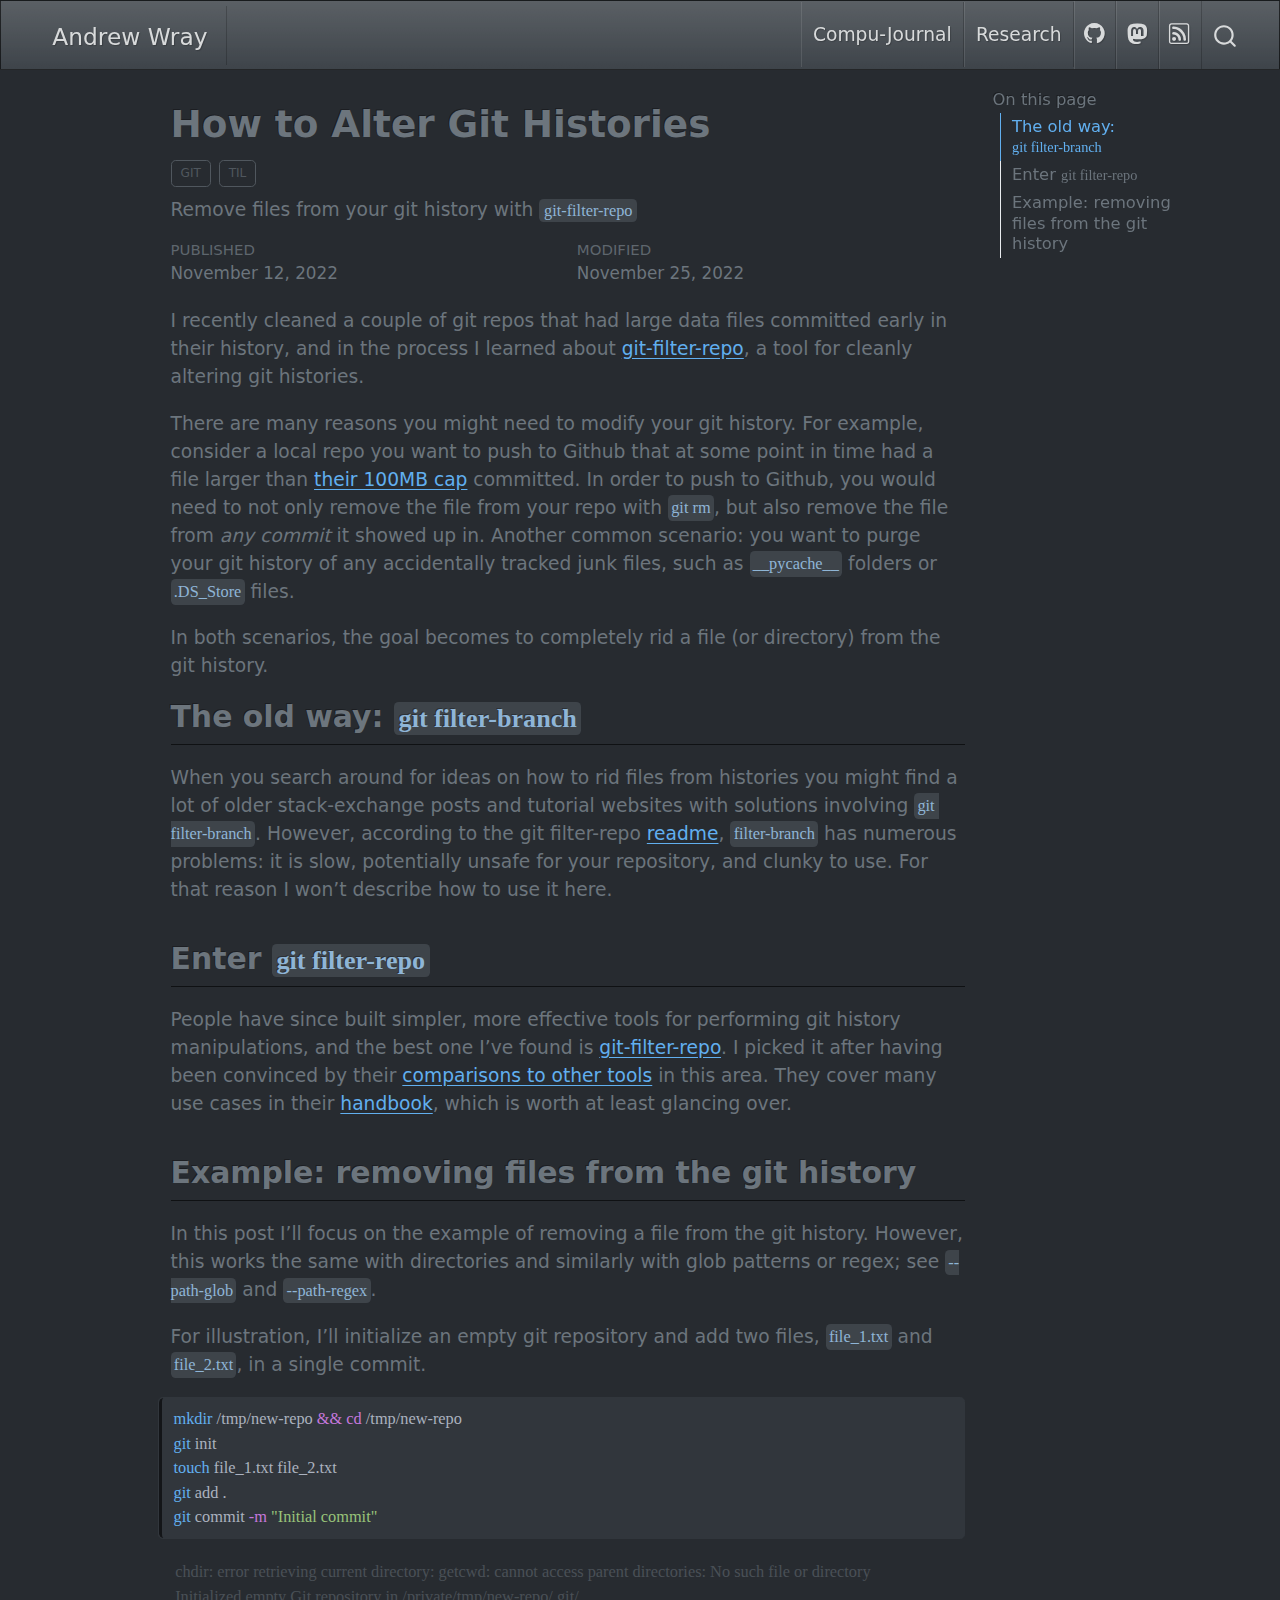
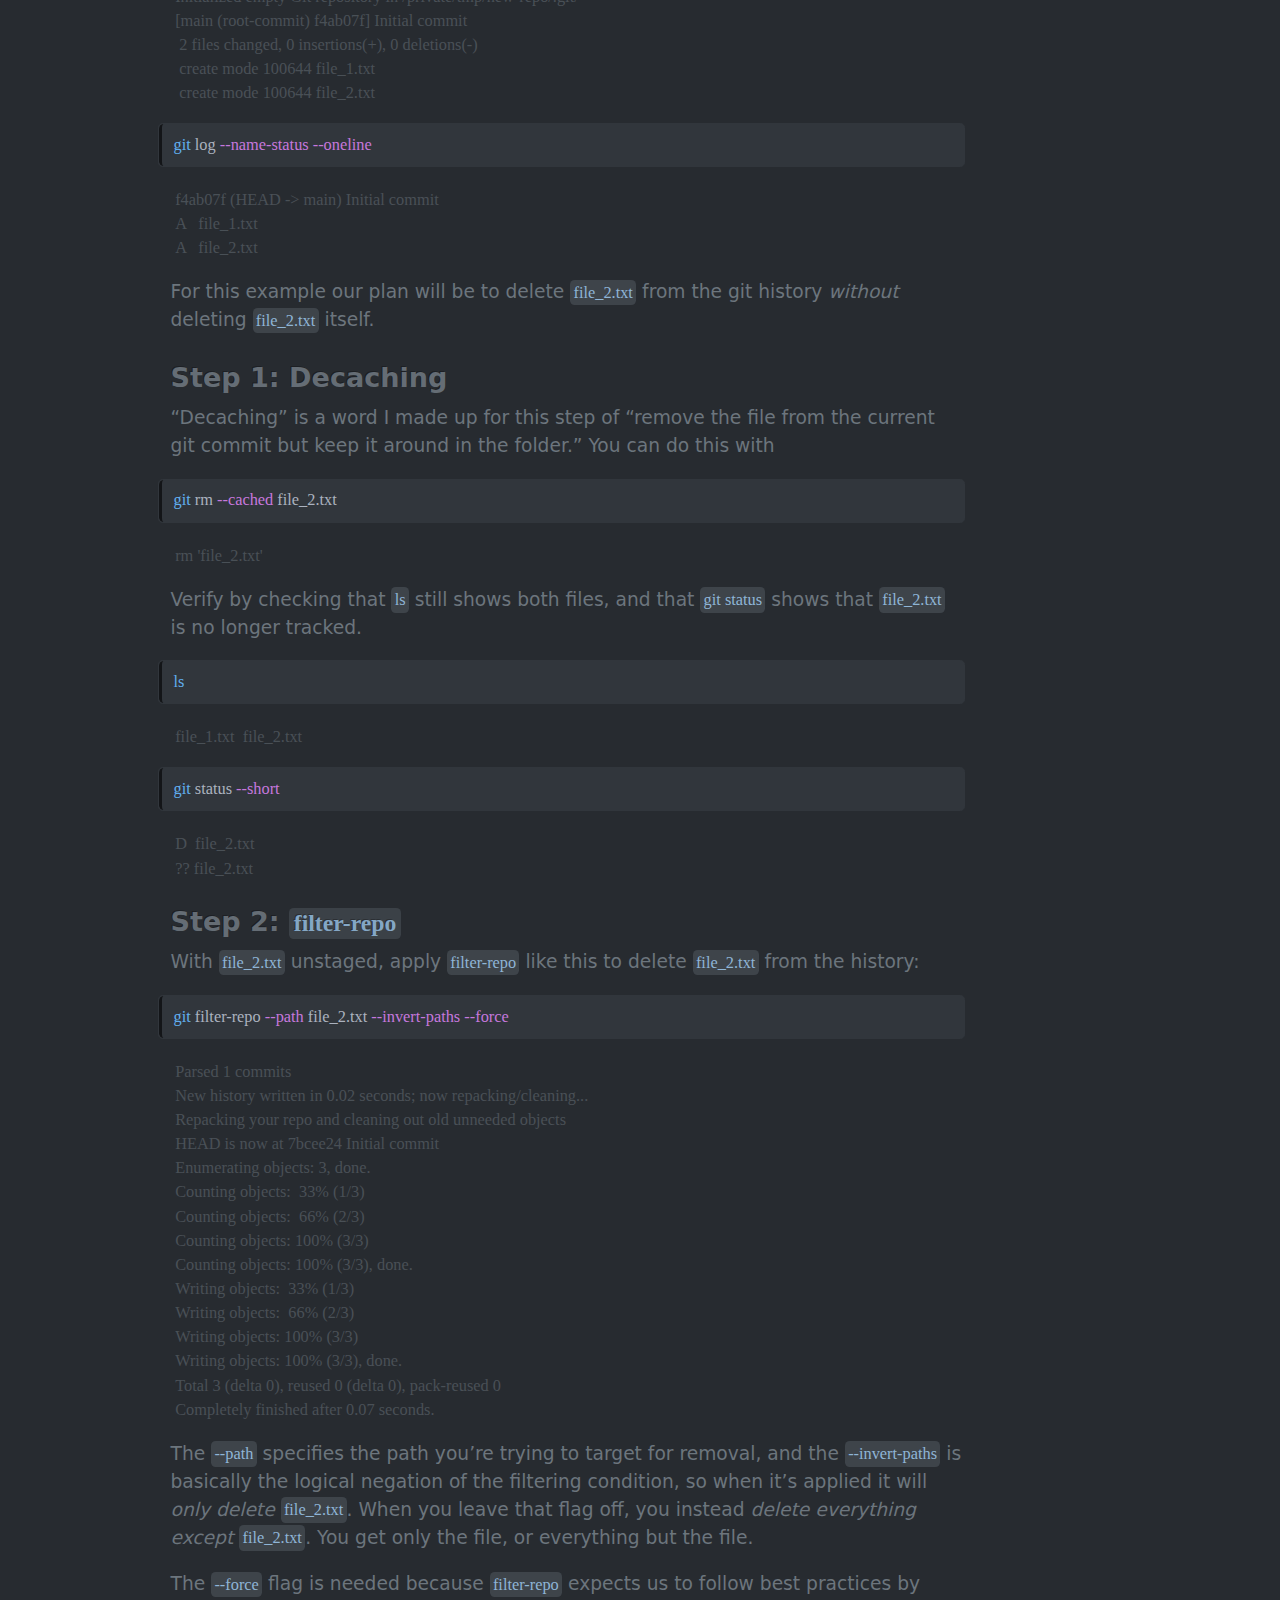
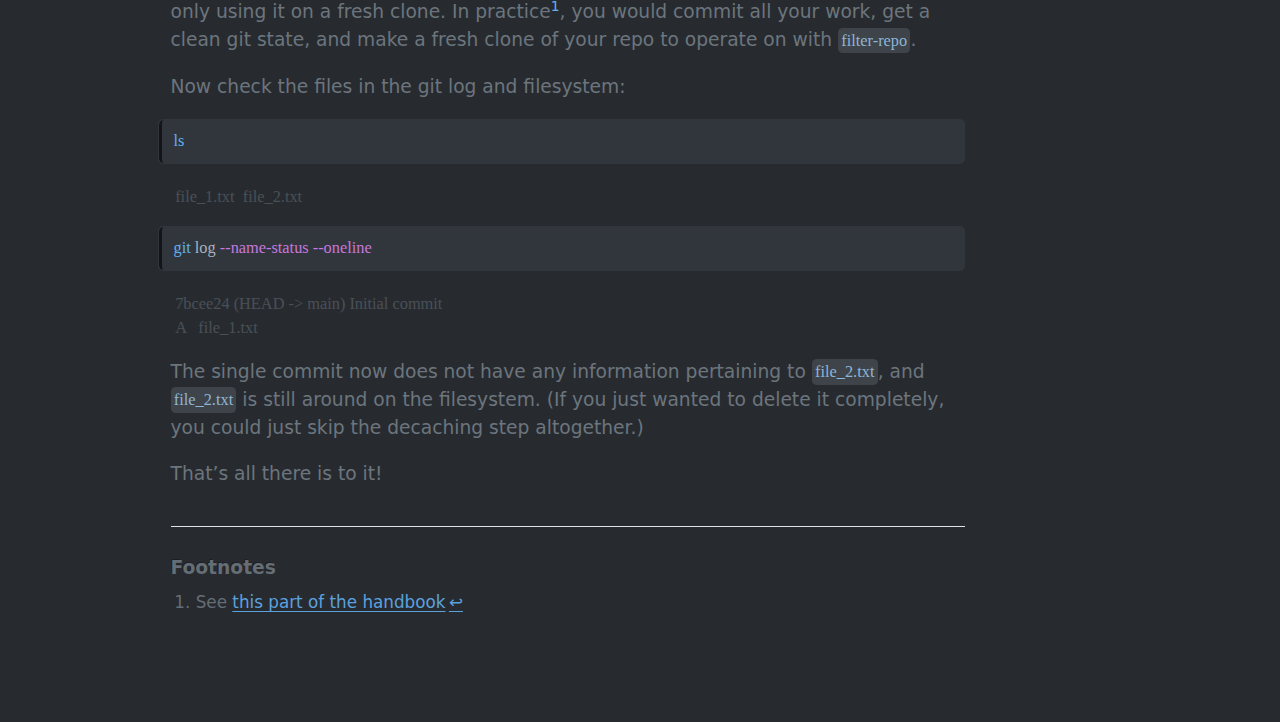
<file: compu-journal/til/git-filter-repo/index.html>
<!DOCTYPE html>
<html xmlns="http://www.w3.org/1999/xhtml" lang="en" xml:lang="en"><head>

<meta charset="utf-8">
<meta name="generator" content="quarto-1.4.549">

<meta name="viewport" content="width=device-width, initial-scale=1.0, user-scalable=yes">

<meta name="dcterms.date" content="2022-11-12">
<meta name="description" content="Remove files from your git history with git-filter-repo">

<title>Andrew Wray - How to Alter Git Histories</title>
<style>
code{white-space: pre-wrap;}
span.smallcaps{font-variant: small-caps;}
div.columns{display: flex; gap: min(4vw, 1.5em);}
div.column{flex: auto; overflow-x: auto;}
div.hanging-indent{margin-left: 1.5em; text-indent: -1.5em;}
ul.task-list{list-style: none;}
ul.task-list li input[type="checkbox"] {
  width: 0.8em;
  margin: 0 0.8em 0.2em -1em; /* quarto-specific, see https://github.com/quarto-dev/quarto-cli/issues/4556 */ 
  vertical-align: middle;
}
/* CSS for syntax highlighting */
pre > code.sourceCode { white-space: pre; position: relative; }
pre > code.sourceCode > span { line-height: 1.25; }
pre > code.sourceCode > span:empty { height: 1.2em; }
.sourceCode { overflow: visible; }
code.sourceCode > span { color: inherit; text-decoration: inherit; }
div.sourceCode { margin: 1em 0; }
pre.sourceCode { margin: 0; }
@media screen {
div.sourceCode { overflow: auto; }
}
@media print {
pre > code.sourceCode { white-space: pre-wrap; }
pre > code.sourceCode > span { text-indent: -5em; padding-left: 5em; }
}
pre.numberSource code
  { counter-reset: source-line 0; }
pre.numberSource code > span
  { position: relative; left: -4em; counter-increment: source-line; }
pre.numberSource code > span > a:first-child::before
  { content: counter(source-line);
    position: relative; left: -1em; text-align: right; vertical-align: baseline;
    border: none; display: inline-block;
    -webkit-touch-callout: none; -webkit-user-select: none;
    -khtml-user-select: none; -moz-user-select: none;
    -ms-user-select: none; user-select: none;
    padding: 0 4px; width: 4em;
  }
pre.numberSource { margin-left: 3em;  padding-left: 4px; }
div.sourceCode
  {   }
@media screen {
pre > code.sourceCode > span > a:first-child::before { text-decoration: underline; }
}
</style>


<script src="../../../site_libs/quarto-nav/quarto-nav.js"></script>
<script src="../../../site_libs/quarto-nav/headroom.min.js"></script>
<script src="../../../site_libs/clipboard/clipboard.min.js"></script>
<script src="../../../site_libs/quarto-search/autocomplete.umd.js"></script>
<script src="../../../site_libs/quarto-search/fuse.min.js"></script>
<script src="../../../site_libs/quarto-search/quarto-search.js"></script>
<meta name="quarto:offset" content="../../../">
<link href="../../../static/img/favicon.ico" rel="icon">
<script src="../../../site_libs/quarto-html/quarto.js"></script>
<script src="../../../site_libs/quarto-html/popper.min.js"></script>
<script src="../../../site_libs/quarto-html/tippy.umd.min.js"></script>
<script src="../../../site_libs/quarto-html/anchor.min.js"></script>
<link href="../../../site_libs/quarto-html/tippy.css" rel="stylesheet">
<link href="../../../site_libs/quarto-html/quarto-syntax-highlighting-dark.css" rel="stylesheet" id="quarto-text-highlighting-styles">
<script src="../../../site_libs/bootstrap/bootstrap.min.js"></script>
<link href="../../../site_libs/bootstrap/bootstrap-icons.css" rel="stylesheet">
<link href="../../../site_libs/bootstrap/bootstrap.min.css" rel="stylesheet" id="quarto-bootstrap" data-mode="dark">
<script id="quarto-search-options" type="application/json">{
  "location": "navbar",
  "copy-button": false,
  "collapse-after": 3,
  "panel-placement": "end",
  "type": "overlay",
  "limit": 50,
  "keyboard-shortcut": [
    "f",
    "/",
    "s"
  ],
  "show-item-context": false,
  "language": {
    "search-no-results-text": "No results",
    "search-matching-documents-text": "matching documents",
    "search-copy-link-title": "Copy link to search",
    "search-hide-matches-text": "Hide additional matches",
    "search-more-match-text": "more match in this document",
    "search-more-matches-text": "more matches in this document",
    "search-clear-button-title": "Clear",
    "search-text-placeholder": "",
    "search-detached-cancel-button-title": "Cancel",
    "search-submit-button-title": "Submit",
    "search-label": "Search"
  }
}</script>
<style>html{ scroll-behavior: smooth; }</style>


<meta property="og:title" content="Andrew Wray - How to Alter Git Histories">
<meta property="og:description" content="Remove files from your git history with git-filter-repo">
<meta property="og:site_name" content="Andrew Wray's Blog">
</head>

<body class="nav-fixed">

<div id="quarto-search-results"></div>
  <header id="quarto-header" class="headroom fixed-top">
    <nav class="navbar navbar-expand-lg " data-bs-theme="dark">
      <div class="navbar-container container-fluid">
      <div class="navbar-brand-container mx-auto">
    <a class="navbar-brand" href="../../../index.html">
    <span class="navbar-title">Andrew Wray</span>
    </a>
  </div>
            <div id="quarto-search" class="" title="Search"></div>
          <button class="navbar-toggler" type="button" data-bs-toggle="collapse" data-bs-target="#navbarCollapse" aria-controls="navbarCollapse" aria-expanded="false" aria-label="Toggle navigation" onclick="if (window.quartoToggleHeadroom) { window.quartoToggleHeadroom(); }">
  <span class="navbar-toggler-icon"></span>
</button>
          <div class="collapse navbar-collapse" id="navbarCollapse">
            <ul class="navbar-nav navbar-nav-scroll ms-auto">
  <li class="nav-item">
    <a class="nav-link" href="../../../compu-journal.html"> 
<span class="menu-text">Compu-Journal</span></a>
  </li>  
  <li class="nav-item">
    <a class="nav-link" href="../../../research.html"> 
<span class="menu-text">Research</span></a>
  </li>  
  <li class="nav-item compact">
    <a class="nav-link" href="https://github.com/awray3"> <i class="bi bi-github" role="img">
</i> 
<span class="menu-text"></span></a>
  </li>  
  <li class="nav-item compact">
    <a class="nav-link" href="https://fosstodon.org/@awray"> <i class="bi bi-mastodon" role="img">
</i> 
<span class="menu-text"></span></a>
  </li>  
  <li class="nav-item compact">
    <a class="nav-link" href="../../../blog.xml"> <i class="bi bi-rss" role="img">
</i> 
<span class="menu-text"></span></a>
  </li>  
</ul>
          </div> <!-- /navcollapse -->
          <div class="quarto-navbar-tools">
</div>
      </div> <!-- /container-fluid -->
    </nav>
</header>
<!-- content -->
<div id="quarto-content" class="quarto-container page-columns page-rows-contents page-layout-article page-navbar">
<!-- sidebar -->
<!-- margin-sidebar -->
    <div id="quarto-margin-sidebar" class="sidebar margin-sidebar">
        <nav id="TOC" role="doc-toc" class="toc-active">
    <h2 id="toc-title">On this page</h2>
   
  <ul>
  <li><a href="#the-old-way-git-filter-branch" id="toc-the-old-way-git-filter-branch" class="nav-link active" data-scroll-target="#the-old-way-git-filter-branch">The old way: <code>git filter-branch</code></a></li>
  <li><a href="#enter-git-filter-repo" id="toc-enter-git-filter-repo" class="nav-link" data-scroll-target="#enter-git-filter-repo">Enter <code>git filter-repo</code></a></li>
  <li><a href="#example-removing-files-from-the-git-history" id="toc-example-removing-files-from-the-git-history" class="nav-link" data-scroll-target="#example-removing-files-from-the-git-history">Example: removing files from the git history</a>
  <ul class="collapse">
  <li><a href="#step-1-decaching" id="toc-step-1-decaching" class="nav-link" data-scroll-target="#step-1-decaching">Step 1: Decaching</a></li>
  <li><a href="#step-2-filter-repo" id="toc-step-2-filter-repo" class="nav-link" data-scroll-target="#step-2-filter-repo">Step 2: <code>filter-repo</code></a></li>
  </ul></li>
  </ul>
</nav>
    </div>
<!-- main -->
<main class="content" id="quarto-document-content">

<header id="title-block-header" class="quarto-title-block default">
<div class="quarto-title">
<h1 class="title">How to Alter Git Histories</h1>
  <div class="quarto-categories">
    <div class="quarto-category">git</div>
    <div class="quarto-category">TIL</div>
  </div>
  </div>

<div>
  <div class="description">
    Remove files from your git history with <code>git-filter-repo</code>
  </div>
</div>


<div class="quarto-title-meta">

    
    <div>
    <div class="quarto-title-meta-heading">Published</div>
    <div class="quarto-title-meta-contents">
      <p class="date">November 12, 2022</p>
    </div>
  </div>
  
    <div>
    <div class="quarto-title-meta-heading">Modified</div>
    <div class="quarto-title-meta-contents">
      <p class="date-modified">November 25, 2022</p>
    </div>
  </div>
    
  </div>
  


</header>


<p>I recently cleaned a couple of git repos that had large data files committed early in their history, and in the process I learned about <a href="https://github.com/newren/git-filter-repo">git-filter-repo</a>, a tool for cleanly altering git histories.</p>
<p>There are many reasons you might need to modify your git history. For example, consider a local repo you want to push to Github that at some point in time had a file larger than <a href="https://docs.github.com/en/repositories/working-with-files/managing-large-files/about-large-files-on-github">their 100MB cap</a> committed. In order to push to Github, you would need to not only remove the file from your repo with <code>git rm</code>, but also remove the file from <em>any commit</em> it showed up in. Another common scenario: you want to purge your git history of any accidentally tracked junk files, such as <code>__pycache__</code> folders or <code>.DS_Store</code> files.</p>
<p>In both scenarios, the goal becomes to completely rid a file (or directory) from the git history.</p>
<section id="the-old-way-git-filter-branch" class="level2">
<h2 class="anchored" data-anchor-id="the-old-way-git-filter-branch">The old way: <code>git filter-branch</code></h2>
<p>When you search around for ideas on how to rid files from histories you might find a lot of older stack-exchange posts and tutorial websites with solutions involving <code>git filter-branch</code>. However, according to the git filter-repo <a href="https://github.com/newren/git-filter-repo#why-filter-repo-instead-of-other-alternatives">readme</a>, <code>filter-branch</code> has numerous problems: it is slow, potentially unsafe for your repository, and clunky to use. For that reason I won’t describe how to use it here.</p>
</section>
<section id="enter-git-filter-repo" class="level2">
<h2 class="anchored" data-anchor-id="enter-git-filter-repo">Enter <code>git filter-repo</code></h2>
<p>People have since built simpler, more effective tools for performing git history manipulations, and the best one I’ve found is <a href="https://github.com/newren/git-filter-repo">git-filter-repo</a>. I picked it after having been convinced by their <a href="https://github.com/newren/git-filter-repo#why-filter-repo-instead-of-other-alternatives">comparisons to other tools</a> in this area. They cover many use cases in their <a href="https://htmlpreview.github.io/?https://github.com/newren/git-filter-repo/blob/docs/html/git-filter-repo.html">handbook</a>, which is worth at least glancing over.</p>
</section>
<section id="example-removing-files-from-the-git-history" class="level2">
<h2 class="anchored" data-anchor-id="example-removing-files-from-the-git-history">Example: removing files from the git history</h2>
<p>In this post I’ll focus on the example of removing a file from the git history. However, this works the same with directories and similarly with glob patterns or regex; see <code>--path-glob</code> and <code>--path-regex</code>.</p>
<p>For illustration, I’ll initialize an empty git repository and add two files, <code>file_1.txt</code> and <code>file_2.txt</code>, in a single commit.</p>
<div class="cell" data-vscode="{&quot;languageId&quot;:&quot;shellscript&quot;}" data-execution_count="2">
<div class="sourceCode cell-code" id="cb1"><pre class="sourceCode bash code-with-copy"><code class="sourceCode bash"><span id="cb1-1"><a href="#cb1-1" aria-hidden="true" tabindex="-1"></a><span class="fu">mkdir</span> /tmp/new-repo <span class="kw">&amp;&amp;</span> <span class="bu">cd</span> /tmp/new-repo</span>
<span id="cb1-2"><a href="#cb1-2" aria-hidden="true" tabindex="-1"></a><span class="fu">git</span> init</span>
<span id="cb1-3"><a href="#cb1-3" aria-hidden="true" tabindex="-1"></a><span class="fu">touch</span> file_1.txt file_2.txt</span>
<span id="cb1-4"><a href="#cb1-4" aria-hidden="true" tabindex="-1"></a><span class="fu">git</span> add .</span>
<span id="cb1-5"><a href="#cb1-5" aria-hidden="true" tabindex="-1"></a><span class="fu">git</span> commit <span class="at">-m</span> <span class="st">"Initial commit"</span></span></code><button title="Copy to Clipboard" class="code-copy-button"><i class="bi"></i></button></pre></div>
<div class="cell-output cell-output-stdout">
<pre><code>chdir: error retrieving current directory: getcwd: cannot access parent directories: No such file or directory</code></pre>
</div>
<div class="cell-output cell-output-stdout">
<pre><code>Initialized empty Git repository in /private/tmp/new-repo/.git/</code></pre>
</div>
<div class="cell-output cell-output-stdout">
<pre><code>[main (root-commit) f4ab07f] Initial commit</code></pre>
</div>
<div class="cell-output cell-output-stdout">
<pre><code> 2 files changed, 0 insertions(+), 0 deletions(-)</code></pre>
</div>
<div class="cell-output cell-output-stdout">
<pre><code> create mode 100644 file_1.txt</code></pre>
</div>
<div class="cell-output cell-output-stdout">
<pre><code> create mode 100644 file_2.txt</code></pre>
</div>
</div>
<div class="cell" data-vscode="{&quot;languageId&quot;:&quot;shellscript&quot;}" data-execution_count="3">
<div class="sourceCode cell-code" id="cb8"><pre class="sourceCode bash code-with-copy"><code class="sourceCode bash"><span id="cb8-1"><a href="#cb8-1" aria-hidden="true" tabindex="-1"></a><span class="fu">git</span> log <span class="at">--name-status</span> <span class="at">--oneline</span></span></code><button title="Copy to Clipboard" class="code-copy-button"><i class="bi"></i></button></pre></div>
<div class="cell-output cell-output-stdout">
<pre><code>f4ab07f (HEAD -&gt; main) Initial commit</code></pre>
</div>
<div class="cell-output cell-output-stdout">
<pre><code>A   file_1.txt</code></pre>
</div>
<div class="cell-output cell-output-stdout">
<pre><code>A   file_2.txt</code></pre>
</div>
</div>
<p>For this example our plan will be to delete <code>file_2.txt</code> from the git history <em>without</em> deleting <code>file_2.txt</code> itself.</p>
<section id="step-1-decaching" class="level3">
<h3 class="anchored" data-anchor-id="step-1-decaching">Step 1: Decaching</h3>
<p>“Decaching” is a word I made up for this step of “remove the file from the current git commit but keep it around in the folder.” You can do this with</p>
<div class="cell" data-vscode="{&quot;languageId&quot;:&quot;shellscript&quot;}" data-execution_count="4">
<div class="sourceCode cell-code" id="cb12"><pre class="sourceCode bash code-with-copy"><code class="sourceCode bash"><span id="cb12-1"><a href="#cb12-1" aria-hidden="true" tabindex="-1"></a><span class="fu">git</span> rm <span class="at">--cached</span> file_2.txt</span></code><button title="Copy to Clipboard" class="code-copy-button"><i class="bi"></i></button></pre></div>
<div class="cell-output cell-output-stdout">
<pre><code>rm 'file_2.txt'</code></pre>
</div>
</div>
<p>Verify by checking that <code>ls</code> still shows both files, and that <code>git status</code> shows that <code>file_2.txt</code> is no longer tracked.</p>
<div class="cell" data-vscode="{&quot;languageId&quot;:&quot;shellscript&quot;}" data-execution_count="5">
<div class="sourceCode cell-code" id="cb14"><pre class="sourceCode bash code-with-copy"><code class="sourceCode bash"><span id="cb14-1"><a href="#cb14-1" aria-hidden="true" tabindex="-1"></a><span class="fu">ls</span></span></code><button title="Copy to Clipboard" class="code-copy-button"><i class="bi"></i></button></pre></div>
<div class="cell-output cell-output-stdout">
<pre><code>file_1.txt  file_2.txt</code></pre>
</div>
</div>
<div class="cell" data-vscode="{&quot;languageId&quot;:&quot;shellscript&quot;}" data-execution_count="6">
<div class="sourceCode cell-code" id="cb16"><pre class="sourceCode bash code-with-copy"><code class="sourceCode bash"><span id="cb16-1"><a href="#cb16-1" aria-hidden="true" tabindex="-1"></a><span class="fu">git</span> status <span class="at">--short</span></span></code><button title="Copy to Clipboard" class="code-copy-button"><i class="bi"></i></button></pre></div>
<div class="cell-output cell-output-stdout">
<pre><code>D  file_2.txt</code></pre>
</div>
<div class="cell-output cell-output-stdout">
<pre><code>?? file_2.txt</code></pre>
</div>
</div>
</section>
<section id="step-2-filter-repo" class="level3">
<h3 class="anchored" data-anchor-id="step-2-filter-repo">Step 2: <code>filter-repo</code></h3>
<p>With <code>file_2.txt</code> unstaged, apply <code>filter-repo</code> like this to delete <code>file_2.txt</code> from the history:</p>
<div class="cell" data-vscode="{&quot;languageId&quot;:&quot;shellscript&quot;}" data-execution_count="7">
<div class="sourceCode cell-code" id="cb19"><pre class="sourceCode bash code-with-copy"><code class="sourceCode bash"><span id="cb19-1"><a href="#cb19-1" aria-hidden="true" tabindex="-1"></a><span class="fu">git</span> filter-repo <span class="at">--path</span> file_2.txt <span class="at">--invert-paths</span> <span class="at">--force</span></span></code><button title="Copy to Clipboard" class="code-copy-button"><i class="bi"></i></button></pre></div>
<div class="cell-output cell-output-stdout">
<pre><code></code></pre>
</div>
<div class="cell-output cell-output-stdout">
<pre><code>Parsed 1 commits</code></pre>
</div>
<div class="cell-output cell-output-stdout">
<pre><code>New history written in 0.02 seconds; now repacking/cleaning...</code></pre>
</div>
<div class="cell-output cell-output-stdout">
<pre><code>Repacking your repo and cleaning out old unneeded objects</code></pre>
</div>
<div class="cell-output cell-output-stdout">
<pre><code>HEAD is now at 7bcee24 Initial commit</code></pre>
</div>
<div class="cell-output cell-output-stdout">
<pre><code>Enumerating objects: 3, done.</code></pre>
</div>
<div class="cell-output cell-output-stdout">
<pre><code>Counting objects:  33% (1/3)</code></pre>
</div>
<div class="cell-output cell-output-stdout">
<pre><code>Counting objects:  66% (2/3)</code></pre>
</div>
<div class="cell-output cell-output-stdout">
<pre><code>Counting objects: 100% (3/3)</code></pre>
</div>
<div class="cell-output cell-output-stdout">
<pre><code>Counting objects: 100% (3/3), done.</code></pre>
</div>
<div class="cell-output cell-output-stdout">
<pre><code>Writing objects:  33% (1/3)</code></pre>
</div>
<div class="cell-output cell-output-stdout">
<pre><code>Writing objects:  66% (2/3)</code></pre>
</div>
<div class="cell-output cell-output-stdout">
<pre><code>Writing objects: 100% (3/3)</code></pre>
</div>
<div class="cell-output cell-output-stdout">
<pre><code>Writing objects: 100% (3/3), done.</code></pre>
</div>
<div class="cell-output cell-output-stdout">
<pre><code>Total 3 (delta 0), reused 0 (delta 0), pack-reused 0</code></pre>
</div>
<div class="cell-output cell-output-stdout">
<pre><code>Completely finished after 0.07 seconds.</code></pre>
</div>
</div>
<p>The <code>--path</code> specifies the path you’re trying to target for removal, and the <code>--invert-paths</code> is basically the logical negation of the filtering condition, so when it’s applied it will <em>only delete</em> <code>file_2.txt</code>. When you leave that flag off, you instead <em>delete everything except</em> <code>file_2.txt</code>. You get only the file, or everything but the file.</p>
<p>The <code>--force</code> flag is needed because <code>filter-repo</code> expects us to follow best practices by only using it on a fresh clone. In practice<a href="#fn1" class="footnote-ref" id="fnref1" role="doc-noteref"><sup>1</sup></a>, you would commit all your work, get a clean git state, and make a fresh clone of your repo to operate on with <code>filter-repo</code>.</p>
<p>Now check the files in the git log and filesystem:</p>
<div class="cell" data-vscode="{&quot;languageId&quot;:&quot;shellscript&quot;}" data-execution_count="8">
<div class="sourceCode cell-code" id="cb36"><pre class="sourceCode bash code-with-copy"><code class="sourceCode bash"><span id="cb36-1"><a href="#cb36-1" aria-hidden="true" tabindex="-1"></a><span class="fu">ls</span></span></code><button title="Copy to Clipboard" class="code-copy-button"><i class="bi"></i></button></pre></div>
<div class="cell-output cell-output-stdout">
<pre><code>file_1.txt  file_2.txt</code></pre>
</div>
</div>
<div class="cell" data-vscode="{&quot;languageId&quot;:&quot;shellscript&quot;}" data-execution_count="9">
<div class="sourceCode cell-code" id="cb38"><pre class="sourceCode bash code-with-copy"><code class="sourceCode bash"><span id="cb38-1"><a href="#cb38-1" aria-hidden="true" tabindex="-1"></a><span class="fu">git</span> log <span class="at">--name-status</span> <span class="at">--oneline</span>                         </span></code><button title="Copy to Clipboard" class="code-copy-button"><i class="bi"></i></button></pre></div>
<div class="cell-output cell-output-stdout">
<pre><code>7bcee24 (HEAD -&gt; main) Initial commit</code></pre>
</div>
<div class="cell-output cell-output-stdout">
<pre><code>A   file_1.txt</code></pre>
</div>
</div>
<p>The single commit now does not have any information pertaining to <code>file_2.txt</code>, and <code>file_2.txt</code> is still around on the filesystem. (If you just wanted to delete it completely, you could just skip the decaching step altogether.)</p>
<p>That’s all there is to it!</p>


</section>
</section>


<div id="quarto-appendix" class="default"><section id="footnotes" class="footnotes footnotes-end-of-document" role="doc-endnotes"><h2 class="anchored quarto-appendix-heading">Footnotes</h2>

<ol>
<li id="fn1"><p>See <a href="https://htmlpreview.github.io/?https://github.com/newren/git-filter-repo/blob/docs/html/git-filter-repo.html#FRESHCLONE">this part of the handbook</a><a href="#fnref1" class="footnote-back" role="doc-backlink">↩︎</a></p></li>
</ol>
</section></div></main> <!-- /main -->
<script id="quarto-html-after-body" type="application/javascript">
window.document.addEventListener("DOMContentLoaded", function (event) {
  const toggleBodyColorMode = (bsSheetEl) => {
    const mode = bsSheetEl.getAttribute("data-mode");
    const bodyEl = window.document.querySelector("body");
    if (mode === "dark") {
      bodyEl.classList.add("quarto-dark");
      bodyEl.classList.remove("quarto-light");
    } else {
      bodyEl.classList.add("quarto-light");
      bodyEl.classList.remove("quarto-dark");
    }
  }
  const toggleBodyColorPrimary = () => {
    const bsSheetEl = window.document.querySelector("link#quarto-bootstrap");
    if (bsSheetEl) {
      toggleBodyColorMode(bsSheetEl);
    }
  }
  toggleBodyColorPrimary();  
  const icon = "";
  const anchorJS = new window.AnchorJS();
  anchorJS.options = {
    placement: 'right',
    icon: icon
  };
  anchorJS.add('.anchored');
  const isCodeAnnotation = (el) => {
    for (const clz of el.classList) {
      if (clz.startsWith('code-annotation-')) {                     
        return true;
      }
    }
    return false;
  }
  const clipboard = new window.ClipboardJS('.code-copy-button', {
    text: function(trigger) {
      const codeEl = trigger.previousElementSibling.cloneNode(true);
      for (const childEl of codeEl.children) {
        if (isCodeAnnotation(childEl)) {
          childEl.remove();
        }
      }
      return codeEl.innerText;
    }
  });
  clipboard.on('success', function(e) {
    // button target
    const button = e.trigger;
    // don't keep focus
    button.blur();
    // flash "checked"
    button.classList.add('code-copy-button-checked');
    var currentTitle = button.getAttribute("title");
    button.setAttribute("title", "Copied!");
    let tooltip;
    if (window.bootstrap) {
      button.setAttribute("data-bs-toggle", "tooltip");
      button.setAttribute("data-bs-placement", "left");
      button.setAttribute("data-bs-title", "Copied!");
      tooltip = new bootstrap.Tooltip(button, 
        { trigger: "manual", 
          customClass: "code-copy-button-tooltip",
          offset: [0, -8]});
      tooltip.show();    
    }
    setTimeout(function() {
      if (tooltip) {
        tooltip.hide();
        button.removeAttribute("data-bs-title");
        button.removeAttribute("data-bs-toggle");
        button.removeAttribute("data-bs-placement");
      }
      button.setAttribute("title", currentTitle);
      button.classList.remove('code-copy-button-checked');
    }, 1000);
    // clear code selection
    e.clearSelection();
  });
  function tippyHover(el, contentFn, onTriggerFn, onUntriggerFn) {
    const config = {
      allowHTML: true,
      maxWidth: 500,
      delay: 100,
      arrow: false,
      appendTo: function(el) {
          return el.parentElement;
      },
      interactive: true,
      interactiveBorder: 10,
      theme: 'quarto',
      placement: 'bottom-start',
    };
    if (contentFn) {
      config.content = contentFn;
    }
    if (onTriggerFn) {
      config.onTrigger = onTriggerFn;
    }
    if (onUntriggerFn) {
      config.onUntrigger = onUntriggerFn;
    }
    window.tippy(el, config); 
  }
  const noterefs = window.document.querySelectorAll('a[role="doc-noteref"]');
  for (var i=0; i<noterefs.length; i++) {
    const ref = noterefs[i];
    tippyHover(ref, function() {
      // use id or data attribute instead here
      let href = ref.getAttribute('data-footnote-href') || ref.getAttribute('href');
      try { href = new URL(href).hash; } catch {}
      const id = href.replace(/^#\/?/, "");
      const note = window.document.getElementById(id);
      return note.innerHTML;
    });
  }
  const xrefs = window.document.querySelectorAll('a.quarto-xref');
  const processXRef = (id, note) => {
    // Strip column container classes
    const stripColumnClz = (el) => {
      el.classList.remove("page-full", "page-columns");
      if (el.children) {
        for (const child of el.children) {
          stripColumnClz(child);
        }
      }
    }
    stripColumnClz(note)
    if (id === null || id.startsWith('sec-')) {
      // Special case sections, only their first couple elements
      const container = document.createElement("div");
      if (note.children && note.children.length > 2) {
        container.appendChild(note.children[0].cloneNode(true));
        for (let i = 1; i < note.children.length; i++) {
          const child = note.children[i];
          if (child.tagName === "P" && child.innerText === "") {
            continue;
          } else {
            container.appendChild(child.cloneNode(true));
            break;
          }
        }
        if (window.Quarto?.typesetMath) {
          window.Quarto.typesetMath(container);
        }
        return container.innerHTML
      } else {
        if (window.Quarto?.typesetMath) {
          window.Quarto.typesetMath(note);
        }
        return note.innerHTML;
      }
    } else {
      // Remove any anchor links if they are present
      const anchorLink = note.querySelector('a.anchorjs-link');
      if (anchorLink) {
        anchorLink.remove();
      }
      if (window.Quarto?.typesetMath) {
        window.Quarto.typesetMath(note);
      }
      // TODO in 1.5, we should make sure this works without a callout special case
      if (note.classList.contains("callout")) {
        return note.outerHTML;
      } else {
        return note.innerHTML;
      }
    }
  }
  for (var i=0; i<xrefs.length; i++) {
    const xref = xrefs[i];
    tippyHover(xref, undefined, function(instance) {
      instance.disable();
      let url = xref.getAttribute('href');
      let hash = undefined; 
      if (url.startsWith('#')) {
        hash = url;
      } else {
        try { hash = new URL(url).hash; } catch {}
      }
      if (hash) {
        const id = hash.replace(/^#\/?/, "");
        const note = window.document.getElementById(id);
        if (note !== null) {
          try {
            const html = processXRef(id, note.cloneNode(true));
            instance.setContent(html);
          } finally {
            instance.enable();
            instance.show();
          }
        } else {
          // See if we can fetch this
          fetch(url.split('#')[0])
          .then(res => res.text())
          .then(html => {
            const parser = new DOMParser();
            const htmlDoc = parser.parseFromString(html, "text/html");
            const note = htmlDoc.getElementById(id);
            if (note !== null) {
              const html = processXRef(id, note);
              instance.setContent(html);
            } 
          }).finally(() => {
            instance.enable();
            instance.show();
          });
        }
      } else {
        // See if we can fetch a full url (with no hash to target)
        // This is a special case and we should probably do some content thinning / targeting
        fetch(url)
        .then(res => res.text())
        .then(html => {
          const parser = new DOMParser();
          const htmlDoc = parser.parseFromString(html, "text/html");
          const note = htmlDoc.querySelector('main.content');
          if (note !== null) {
            // This should only happen for chapter cross references
            // (since there is no id in the URL)
            // remove the first header
            if (note.children.length > 0 && note.children[0].tagName === "HEADER") {
              note.children[0].remove();
            }
            const html = processXRef(null, note);
            instance.setContent(html);
          } 
        }).finally(() => {
          instance.enable();
          instance.show();
        });
      }
    }, function(instance) {
    });
  }
      let selectedAnnoteEl;
      const selectorForAnnotation = ( cell, annotation) => {
        let cellAttr = 'data-code-cell="' + cell + '"';
        let lineAttr = 'data-code-annotation="' +  annotation + '"';
        const selector = 'span[' + cellAttr + '][' + lineAttr + ']';
        return selector;
      }
      const selectCodeLines = (annoteEl) => {
        const doc = window.document;
        const targetCell = annoteEl.getAttribute("data-target-cell");
        const targetAnnotation = annoteEl.getAttribute("data-target-annotation");
        const annoteSpan = window.document.querySelector(selectorForAnnotation(targetCell, targetAnnotation));
        const lines = annoteSpan.getAttribute("data-code-lines").split(",");
        const lineIds = lines.map((line) => {
          return targetCell + "-" + line;
        })
        let top = null;
        let height = null;
        let parent = null;
        if (lineIds.length > 0) {
            //compute the position of the single el (top and bottom and make a div)
            const el = window.document.getElementById(lineIds[0]);
            top = el.offsetTop;
            height = el.offsetHeight;
            parent = el.parentElement.parentElement;
          if (lineIds.length > 1) {
            const lastEl = window.document.getElementById(lineIds[lineIds.length - 1]);
            const bottom = lastEl.offsetTop + lastEl.offsetHeight;
            height = bottom - top;
          }
          if (top !== null && height !== null && parent !== null) {
            // cook up a div (if necessary) and position it 
            let div = window.document.getElementById("code-annotation-line-highlight");
            if (div === null) {
              div = window.document.createElement("div");
              div.setAttribute("id", "code-annotation-line-highlight");
              div.style.position = 'absolute';
              parent.appendChild(div);
            }
            div.style.top = top - 2 + "px";
            div.style.height = height + 4 + "px";
            div.style.left = 0;
            let gutterDiv = window.document.getElementById("code-annotation-line-highlight-gutter");
            if (gutterDiv === null) {
              gutterDiv = window.document.createElement("div");
              gutterDiv.setAttribute("id", "code-annotation-line-highlight-gutter");
              gutterDiv.style.position = 'absolute';
              const codeCell = window.document.getElementById(targetCell);
              const gutter = codeCell.querySelector('.code-annotation-gutter');
              gutter.appendChild(gutterDiv);
            }
            gutterDiv.style.top = top - 2 + "px";
            gutterDiv.style.height = height + 4 + "px";
          }
          selectedAnnoteEl = annoteEl;
        }
      };
      const unselectCodeLines = () => {
        const elementsIds = ["code-annotation-line-highlight", "code-annotation-line-highlight-gutter"];
        elementsIds.forEach((elId) => {
          const div = window.document.getElementById(elId);
          if (div) {
            div.remove();
          }
        });
        selectedAnnoteEl = undefined;
      };
        // Handle positioning of the toggle
    window.addEventListener(
      "resize",
      throttle(() => {
        elRect = undefined;
        if (selectedAnnoteEl) {
          selectCodeLines(selectedAnnoteEl);
        }
      }, 10)
    );
    function throttle(fn, ms) {
    let throttle = false;
    let timer;
      return (...args) => {
        if(!throttle) { // first call gets through
            fn.apply(this, args);
            throttle = true;
        } else { // all the others get throttled
            if(timer) clearTimeout(timer); // cancel #2
            timer = setTimeout(() => {
              fn.apply(this, args);
              timer = throttle = false;
            }, ms);
        }
      };
    }
      // Attach click handler to the DT
      const annoteDls = window.document.querySelectorAll('dt[data-target-cell]');
      for (const annoteDlNode of annoteDls) {
        annoteDlNode.addEventListener('click', (event) => {
          const clickedEl = event.target;
          if (clickedEl !== selectedAnnoteEl) {
            unselectCodeLines();
            const activeEl = window.document.querySelector('dt[data-target-cell].code-annotation-active');
            if (activeEl) {
              activeEl.classList.remove('code-annotation-active');
            }
            selectCodeLines(clickedEl);
            clickedEl.classList.add('code-annotation-active');
          } else {
            // Unselect the line
            unselectCodeLines();
            clickedEl.classList.remove('code-annotation-active');
          }
        });
      }
  const findCites = (el) => {
    const parentEl = el.parentElement;
    if (parentEl) {
      const cites = parentEl.dataset.cites;
      if (cites) {
        return {
          el,
          cites: cites.split(' ')
        };
      } else {
        return findCites(el.parentElement)
      }
    } else {
      return undefined;
    }
  };
  var bibliorefs = window.document.querySelectorAll('a[role="doc-biblioref"]');
  for (var i=0; i<bibliorefs.length; i++) {
    const ref = bibliorefs[i];
    const citeInfo = findCites(ref);
    if (citeInfo) {
      tippyHover(citeInfo.el, function() {
        var popup = window.document.createElement('div');
        citeInfo.cites.forEach(function(cite) {
          var citeDiv = window.document.createElement('div');
          citeDiv.classList.add('hanging-indent');
          citeDiv.classList.add('csl-entry');
          var biblioDiv = window.document.getElementById('ref-' + cite);
          if (biblioDiv) {
            citeDiv.innerHTML = biblioDiv.innerHTML;
          }
          popup.appendChild(citeDiv);
        });
        return popup.innerHTML;
      });
    }
  }
});
</script>
</div> <!-- /content -->




<script src="../../../site_libs/quarto-html/zenscroll-min.js"></script>
</body></html>
</file>
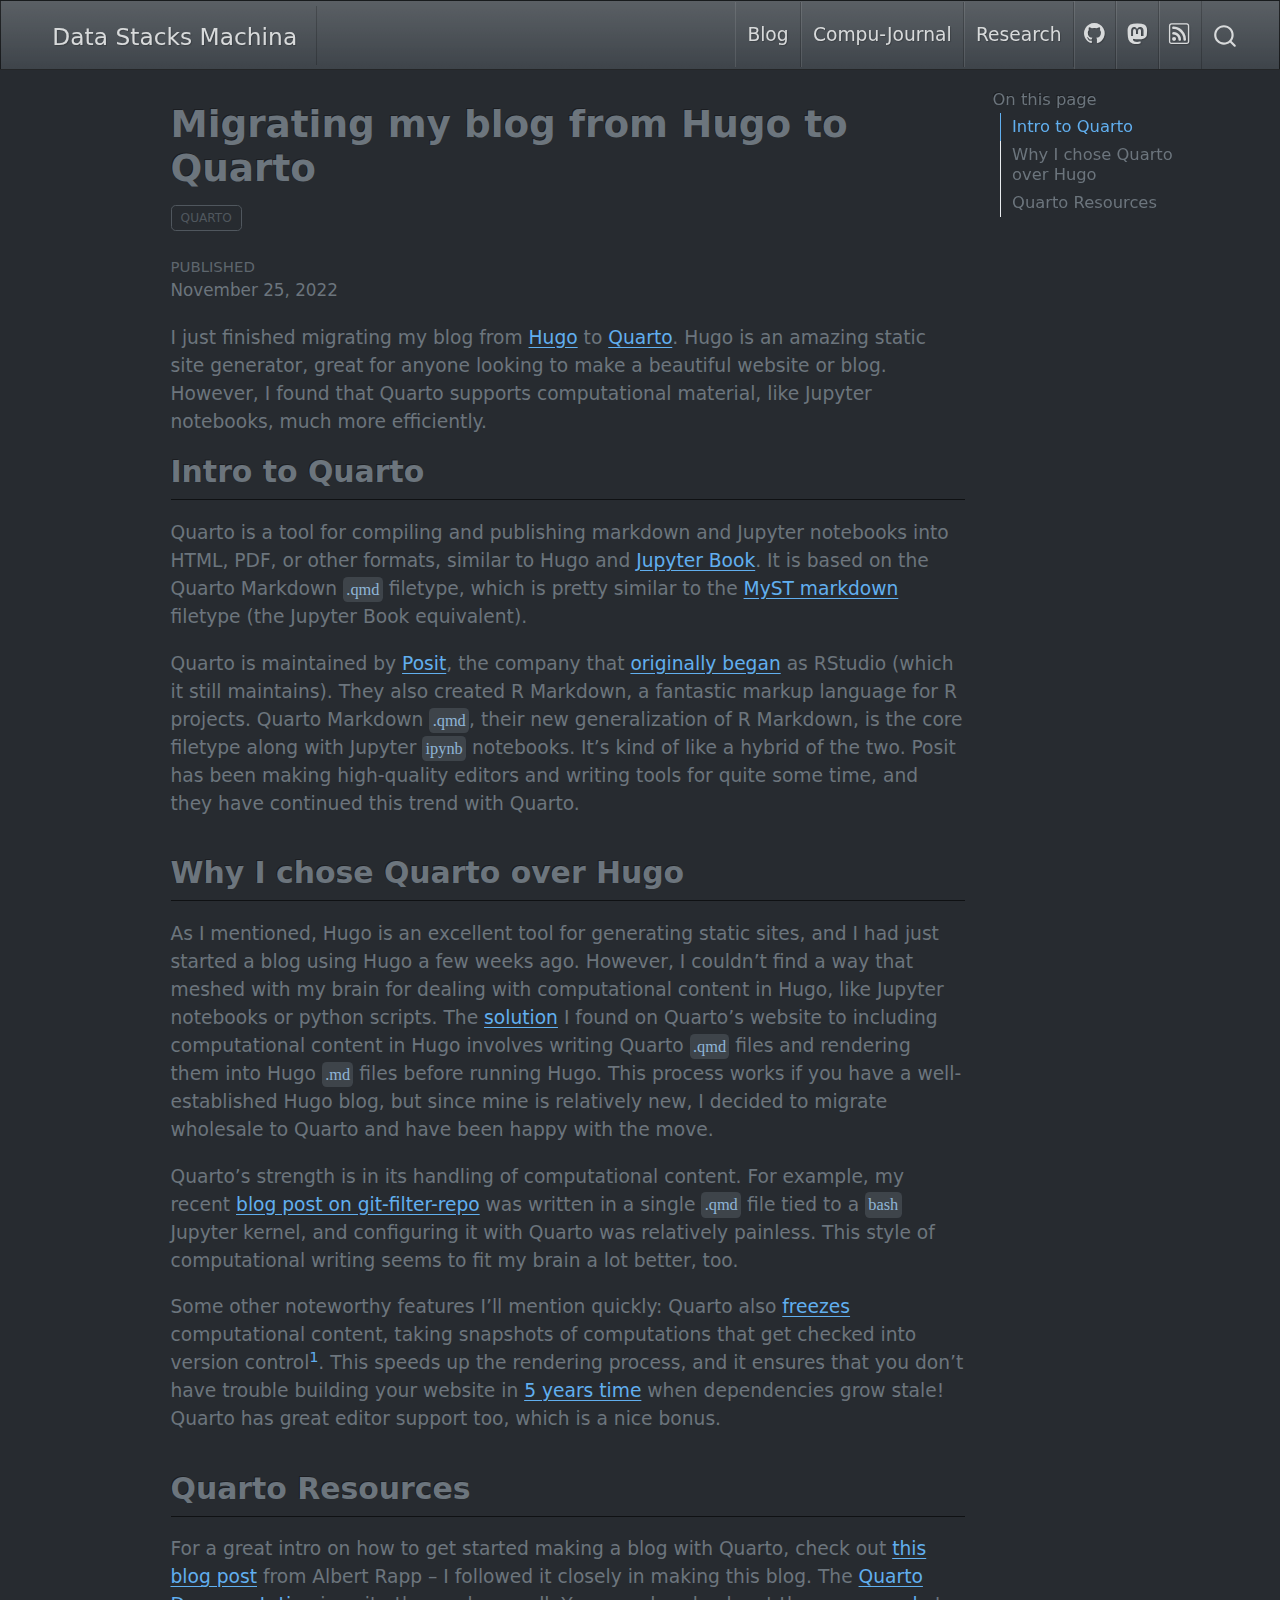
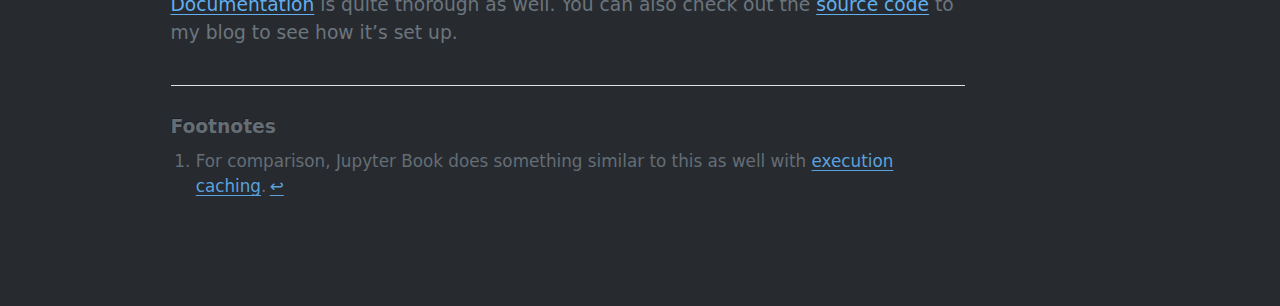
<file: content/compu-journal/migrating-to-quarto/index.html>
<!DOCTYPE html>
<html xmlns="http://www.w3.org/1999/xhtml" lang="en" xml:lang="en"><head>

<meta charset="utf-8">
<meta name="generator" content="quarto-1.2.335">

<meta name="viewport" content="width=device-width, initial-scale=1.0, user-scalable=yes">

<meta name="dcterms.date" content="2022-11-25">

<title>Data Stacks Machina - Migrating my blog from Hugo to Quarto</title>
<style>
code{white-space: pre-wrap;}
span.smallcaps{font-variant: small-caps;}
div.columns{display: flex; gap: min(4vw, 1.5em);}
div.column{flex: auto; overflow-x: auto;}
div.hanging-indent{margin-left: 1.5em; text-indent: -1.5em;}
ul.task-list{list-style: none;}
ul.task-list li input[type="checkbox"] {
  width: 0.8em;
  margin: 0 0.8em 0.2em -1.6em;
  vertical-align: middle;
}
</style>


<script src="../../../site_libs/quarto-nav/quarto-nav.js"></script>
<script src="../../../site_libs/quarto-nav/headroom.min.js"></script>
<script src="../../../site_libs/clipboard/clipboard.min.js"></script>
<script src="../../../site_libs/quarto-search/autocomplete.umd.js"></script>
<script src="../../../site_libs/quarto-search/fuse.min.js"></script>
<script src="../../../site_libs/quarto-search/quarto-search.js"></script>
<meta name="quarto:offset" content="../../../">
<link href="../../../static/img/favicon.ico" rel="icon">
<script src="../../../site_libs/quarto-html/quarto.js"></script>
<script src="../../../site_libs/quarto-html/popper.min.js"></script>
<script src="../../../site_libs/quarto-html/tippy.umd.min.js"></script>
<script src="../../../site_libs/quarto-html/anchor.min.js"></script>
<link href="../../../site_libs/quarto-html/tippy.css" rel="stylesheet">
<link href="../../../site_libs/quarto-html/quarto-syntax-highlighting-dark.css" rel="stylesheet" id="quarto-text-highlighting-styles">
<script src="../../../site_libs/bootstrap/bootstrap.min.js"></script>
<link href="../../../site_libs/bootstrap/bootstrap-icons.css" rel="stylesheet">
<link href="../../../site_libs/bootstrap/bootstrap.min.css" rel="stylesheet" id="quarto-bootstrap" data-mode="dark">
<script id="quarto-search-options" type="application/json">{
  "location": "navbar",
  "copy-button": false,
  "collapse-after": 3,
  "panel-placement": "end",
  "type": "overlay",
  "limit": 20,
  "language": {
    "search-no-results-text": "No results",
    "search-matching-documents-text": "matching documents",
    "search-copy-link-title": "Copy link to search",
    "search-hide-matches-text": "Hide additional matches",
    "search-more-match-text": "more match in this document",
    "search-more-matches-text": "more matches in this document",
    "search-clear-button-title": "Clear",
    "search-detached-cancel-button-title": "Cancel",
    "search-submit-button-title": "Submit"
  }
}</script>
<style>html{ scroll-behavior: smooth; }</style>


<meta property="og:title" content="Data Stacks Machina - Migrating my blog from Hugo to Quarto">
<meta property="og:description" content="I just finished migrating my blog from Hugo to Quarto. Hugo is an amazing static site generator, great for anyone looking to make a beautiful website or blog.">
<meta property="og:site-name" content="Data Stacks Machina">
</head>

<body class="nav-fixed">

<div id="quarto-search-results"></div>
  <header id="quarto-header" class="headroom fixed-top">
    <nav class="navbar navbar-expand-lg navbar-dark ">
      <div class="navbar-container container-fluid">
      <div class="navbar-brand-container">
    <a class="navbar-brand" href="../../../index.html">
    <span class="navbar-title">Data Stacks Machina</span>
    </a>
  </div>
          <button class="navbar-toggler" type="button" data-bs-toggle="collapse" data-bs-target="#navbarCollapse" aria-controls="navbarCollapse" aria-expanded="false" aria-label="Toggle navigation" onclick="if (window.quartoToggleHeadroom) { window.quartoToggleHeadroom(); }">
  <span class="navbar-toggler-icon"></span>
</button>
          <div class="collapse navbar-collapse" id="navbarCollapse">
            <ul class="navbar-nav navbar-nav-scroll ms-auto">
  <li class="nav-item">
    <a class="nav-link" href="../../../blog.html">
 <span class="menu-text">Blog</span></a>
  </li>  
  <li class="nav-item">
    <a class="nav-link" href="../../../compu-journal.html">
 <span class="menu-text">Compu-Journal</span></a>
  </li>  
  <li class="nav-item">
    <a class="nav-link" href="../../../research.html">
 <span class="menu-text">Research</span></a>
  </li>  
  <li class="nav-item compact">
    <a class="nav-link" href="https://github.com/awray3"><i class="bi bi-github" role="img">
</i> 
 <span class="menu-text"></span></a>
  </li>  
  <li class="nav-item compact">
    <a class="nav-link" href="https://fosstodon.org/@awray"><i class="bi bi-mastodon" role="img">
</i> 
 <span class="menu-text"></span></a>
  </li>  
  <li class="nav-item compact">
    <a class="nav-link" href="../../../blog.xml"><i class="bi bi-rss" role="img">
</i> 
 <span class="menu-text"></span></a>
  </li>  
</ul>
              <div id="quarto-search" class="" title="Search"></div>
          </div> <!-- /navcollapse -->
      </div> <!-- /container-fluid -->
    </nav>
</header>
<!-- content -->
<div id="quarto-content" class="quarto-container page-columns page-rows-contents page-layout-article page-navbar">
<!-- sidebar -->
<!-- margin-sidebar -->
    <div id="quarto-margin-sidebar" class="sidebar margin-sidebar">
        <nav id="TOC" role="doc-toc" class="toc-active">
    <h2 id="toc-title">On this page</h2>
   
  <ul>
  <li><a href="#intro-to-quarto" id="toc-intro-to-quarto" class="nav-link active" data-scroll-target="#intro-to-quarto">Intro to Quarto</a></li>
  <li><a href="#why-i-chose-quarto-over-hugo" id="toc-why-i-chose-quarto-over-hugo" class="nav-link" data-scroll-target="#why-i-chose-quarto-over-hugo">Why I chose Quarto over Hugo</a></li>
  <li><a href="#quarto-resources" id="toc-quarto-resources" class="nav-link" data-scroll-target="#quarto-resources">Quarto Resources</a></li>
  </ul>
</nav>
    </div>
<!-- main -->
<main class="content" id="quarto-document-content">

<header id="title-block-header" class="quarto-title-block default">
<div class="quarto-title">
<h1 class="title">Migrating my blog from Hugo to Quarto</h1>
  <div class="quarto-categories">
    <div class="quarto-category">Quarto</div>
  </div>
  </div>



<div class="quarto-title-meta">

    
    <div>
    <div class="quarto-title-meta-heading">Published</div>
    <div class="quarto-title-meta-contents">
      <p class="date">November 25, 2022</p>
    </div>
  </div>
  
    
  </div>
  

</header>

<p>I just finished migrating my blog from <a href="https://gohugo.io/">Hugo</a> to <a href="https://quarto.org/">Quarto</a>. Hugo is an amazing static site generator, great for anyone looking to make a beautiful website or blog. However, I found that Quarto supports computational material, like Jupyter notebooks, much more efficiently.</p>
<section id="intro-to-quarto" class="level2">
<h2 class="anchored" data-anchor-id="intro-to-quarto">Intro to Quarto</h2>
<p>Quarto is a tool for compiling and publishing markdown and Jupyter notebooks into HTML, PDF, or other formats, similar to Hugo and <a href="https://jupyterbook.org/en/stable/intro.html">Jupyter Book</a>. It is based on the Quarto Markdown <code>.qmd</code> filetype, which is pretty similar to the <a href="https://jupyterbook.org/en/stable/content/myst.html">MyST markdown</a> filetype (the Jupyter Book equivalent).</p>
<p>Quarto is maintained by <a href="https://posit.co/">Posit</a>, the company that <a href="https://posit.co/blog/rstudio-is-becoming-posit/">originally began</a> as RStudio (which it still maintains). They also created R Markdown, a fantastic markup language for R projects. Quarto Markdown <code>.qmd</code>, their new generalization of R Markdown, is the core filetype along with Jupyter <code>ipynb</code> notebooks. It’s kind of like a hybrid of the two. Posit has been making high-quality editors and writing tools for quite some time, and they have continued this trend with Quarto.</p>
</section>
<section id="why-i-chose-quarto-over-hugo" class="level2">
<h2 class="anchored" data-anchor-id="why-i-chose-quarto-over-hugo">Why I chose Quarto over Hugo</h2>
<p>As I mentioned, Hugo is an excellent tool for generating static sites, and I had just started a blog using Hugo a few weeks ago. However, I couldn’t find a way that meshed with my brain for dealing with computational content in Hugo, like Jupyter notebooks or python scripts. The <a href="https://quarto.org/docs/output-formats/hugo.html">solution</a> I found on Quarto’s website to including computational content in Hugo involves writing Quarto <code>.qmd</code> files and rendering them into Hugo <code>.md</code> files before running Hugo. This process works if you have a well-established Hugo blog, but since mine is relatively new, I decided to migrate wholesale to Quarto and have been happy with the move.</p>
<p>Quarto’s strength is in its handling of computational content. For example, my recent <a href="../../../content/compu-journal/til/git-filter-repo/index.html">blog post on git-filter-repo</a> was written in a single <code>.qmd</code> file tied to a <code>bash</code> Jupyter kernel, and configuring it with Quarto was relatively painless. This style of computational writing seems to fit my brain a lot better, too.</p>
<p>Some other noteworthy features I’ll mention quickly: Quarto also <a href="https://quarto.org/docs/projects/code-execution.html#overview">freezes</a> computational content, taking snapshots of computations that get checked into version control<a href="#fn1" class="footnote-ref" id="fnref1" role="doc-noteref"><sup>1</sup></a>. This speeds up the rendering process, and it ensures that you don’t have trouble building your website in <a href="https://www.youtube.com/watch?v=T8YCSJpF4g4">5 years time</a> when dependencies grow stale! Quarto has great editor support too, which is a nice bonus.</p>
</section>
<section id="quarto-resources" class="level2">
<h2 class="anchored" data-anchor-id="quarto-resources">Quarto Resources</h2>
<p>For a great intro on how to get started making a blog with Quarto, check out <a href="https://albert-rapp.de/posts/13_quarto_blog_writing_guide/13_quarto_blog_writing_guide.html">this blog post</a> from Albert Rapp – I followed it closely in making this blog. The <a href="https://quarto.org/docs/guide/">Quarto Documentation</a> is quite thorough as well. You can also check out the <a href="https://github.com/awray3/awray3.github.io">source code</a> to my blog to see how it’s set up.</p>


</section>


<div id="quarto-appendix" class="default"><section id="footnotes" class="footnotes footnotes-end-of-document" role="doc-endnotes"><h2 class="anchored quarto-appendix-heading">Footnotes</h2>

<ol>
<li id="fn1"><p>For comparison, Jupyter Book does something similar to this as well with <a href="https://jupyterbook.org/en/stable/content/execute.html">execution caching</a>.<a href="#fnref1" class="footnote-back" role="doc-backlink">↩︎</a></p></li>
</ol>
</section></div></main> <!-- /main -->
<script id="quarto-html-after-body" type="application/javascript">
window.document.addEventListener("DOMContentLoaded", function (event) {
  const toggleBodyColorMode = (bsSheetEl) => {
    const mode = bsSheetEl.getAttribute("data-mode");
    const bodyEl = window.document.querySelector("body");
    if (mode === "dark") {
      bodyEl.classList.add("quarto-dark");
      bodyEl.classList.remove("quarto-light");
    } else {
      bodyEl.classList.add("quarto-light");
      bodyEl.classList.remove("quarto-dark");
    }
  }
  const toggleBodyColorPrimary = () => {
    const bsSheetEl = window.document.querySelector("link#quarto-bootstrap");
    if (bsSheetEl) {
      toggleBodyColorMode(bsSheetEl);
    }
  }
  toggleBodyColorPrimary();  
  const icon = "";
  const anchorJS = new window.AnchorJS();
  anchorJS.options = {
    placement: 'right',
    icon: icon
  };
  anchorJS.add('.anchored');
  const clipboard = new window.ClipboardJS('.code-copy-button', {
    target: function(trigger) {
      return trigger.previousElementSibling;
    }
  });
  clipboard.on('success', function(e) {
    // button target
    const button = e.trigger;
    // don't keep focus
    button.blur();
    // flash "checked"
    button.classList.add('code-copy-button-checked');
    var currentTitle = button.getAttribute("title");
    button.setAttribute("title", "Copied!");
    let tooltip;
    if (window.bootstrap) {
      button.setAttribute("data-bs-toggle", "tooltip");
      button.setAttribute("data-bs-placement", "left");
      button.setAttribute("data-bs-title", "Copied!");
      tooltip = new bootstrap.Tooltip(button, 
        { trigger: "manual", 
          customClass: "code-copy-button-tooltip",
          offset: [0, -8]});
      tooltip.show();    
    }
    setTimeout(function() {
      if (tooltip) {
        tooltip.hide();
        button.removeAttribute("data-bs-title");
        button.removeAttribute("data-bs-toggle");
        button.removeAttribute("data-bs-placement");
      }
      button.setAttribute("title", currentTitle);
      button.classList.remove('code-copy-button-checked');
    }, 1000);
    // clear code selection
    e.clearSelection();
  });
  function tippyHover(el, contentFn) {
    const config = {
      allowHTML: true,
      content: contentFn,
      maxWidth: 500,
      delay: 100,
      arrow: false,
      appendTo: function(el) {
          return el.parentElement;
      },
      interactive: true,
      interactiveBorder: 10,
      theme: 'quarto',
      placement: 'bottom-start'
    };
    window.tippy(el, config); 
  }
  const noterefs = window.document.querySelectorAll('a[role="doc-noteref"]');
  for (var i=0; i<noterefs.length; i++) {
    const ref = noterefs[i];
    tippyHover(ref, function() {
      // use id or data attribute instead here
      let href = ref.getAttribute('data-footnote-href') || ref.getAttribute('href');
      try { href = new URL(href).hash; } catch {}
      const id = href.replace(/^#\/?/, "");
      const note = window.document.getElementById(id);
      return note.innerHTML;
    });
  }
  const findCites = (el) => {
    const parentEl = el.parentElement;
    if (parentEl) {
      const cites = parentEl.dataset.cites;
      if (cites) {
        return {
          el,
          cites: cites.split(' ')
        };
      } else {
        return findCites(el.parentElement)
      }
    } else {
      return undefined;
    }
  };
  var bibliorefs = window.document.querySelectorAll('a[role="doc-biblioref"]');
  for (var i=0; i<bibliorefs.length; i++) {
    const ref = bibliorefs[i];
    const citeInfo = findCites(ref);
    if (citeInfo) {
      tippyHover(citeInfo.el, function() {
        var popup = window.document.createElement('div');
        citeInfo.cites.forEach(function(cite) {
          var citeDiv = window.document.createElement('div');
          citeDiv.classList.add('hanging-indent');
          citeDiv.classList.add('csl-entry');
          var biblioDiv = window.document.getElementById('ref-' + cite);
          if (biblioDiv) {
            citeDiv.innerHTML = biblioDiv.innerHTML;
          }
          popup.appendChild(citeDiv);
        });
        return popup.innerHTML;
      });
    }
  }
});
</script>
</div> <!-- /content -->



<script src="../../../site_libs/quarto-html/zenscroll-min.js"></script>
</body></html>
</file>
<file: site_libs/quarto-html/tippy.css>
.tippy-box[data-animation=fade][data-state=hidden]{opacity:0}[data-tippy-root]{max-width:calc(100vw - 10px)}.tippy-box{position:relative;background-color:#333;color:#fff;border-radius:4px;font-size:14px;line-height:1.4;white-space:normal;outline:0;transition-property:transform,visibility,opacity}.tippy-box[data-placement^=top]>.tippy-arrow{bottom:0}.tippy-box[data-placement^=top]>.tippy-arrow:before{bottom:-7px;left:0;border-width:8px 8px 0;border-top-color:initial;transform-origin:center top}.tippy-box[data-placement^=bottom]>.tippy-arrow{top:0}.tippy-box[data-placement^=bottom]>.tippy-arrow:before{top:-7px;left:0;border-width:0 8px 8px;border-bottom-color:initial;transform-origin:center bottom}.tippy-box[data-placement^=left]>.tippy-arrow{right:0}.tippy-box[data-placement^=left]>.tippy-arrow:before{border-width:8px 0 8px 8px;border-left-color:initial;right:-7px;transform-origin:center left}.tippy-box[data-placement^=right]>.tippy-arrow{left:0}.tippy-box[data-placement^=right]>.tippy-arrow:before{left:-7px;border-width:8px 8px 8px 0;border-right-color:initial;transform-origin:center right}.tippy-box[data-inertia][data-state=visible]{transition-timing-function:cubic-bezier(.54,1.5,.38,1.11)}.tippy-arrow{width:16px;height:16px;color:#333}.tippy-arrow:before{content:"";position:absolute;border-color:transparent;border-style:solid}.tippy-content{position:relative;padding:5px 9px;z-index:1}
</file>
<file: site_libs/quarto-html/quarto-syntax-highlighting-dark.css>
/* quarto syntax highlight colors */
:root {
  --quarto-hl-al-color: #95da4c;
  --quarto-hl-an-color: #98c379;
  --quarto-hl-at-color: #c678dd;
  --quarto-hl-bn-color: #d19a66;
  --quarto-hl-bu-color: #c678dd;
  --quarto-hl-ch-color: #98c379;
  --quarto-hl-co-color: #5c6370;
  --quarto-hl-cv-color: #e06c75;
  --quarto-hl-cn-color: #d19a66;
  --quarto-hl-cf-color: #c678dd;
  --quarto-hl-dt-color: #c678dd;
  --quarto-hl-dv-color: #d19a66;
  --quarto-hl-do-color: #a43340;
  --quarto-hl-er-color: #f44747;
  --quarto-hl-ex-color: #61afef;
  --quarto-hl-fl-color: #d19a66;
  --quarto-hl-fu-color: #61afef;
  --quarto-hl-im-color: #98c379;
  --quarto-hl-in-color: #c45b00;
  --quarto-hl-kw-color: #c678dd;
  --quarto-hl-op-color: #c678dd;
  --quarto-hl-pp-color: #c678dd;
  --quarto-hl-re-color: #2980b9;
  --quarto-hl-sc-color: #56b6c2;
  --quarto-hl-ss-color: #da4453;
  --quarto-hl-st-color: #98c379;
  --quarto-hl-va-color: #e06c75;
  --quarto-hl-vs-color: #da4453;
  --quarto-hl-wa-color: #da4453;
}

/* other quarto variables */
:root {
  --quarto-font-monospace: SFMono-Regular, Menlo, Monaco, Consolas, "Liberation Mono", "Courier New", monospace;
}

code span.al {
  background-color: #4d1f24;
  font-weight: bold;
  color: #95da4c;
}

code span.an {
  color: #98c379;
}

code span.at {
  color: #c678dd;
}

code span.bn {
  color: #d19a66;
}

code span.bu {
  color: #c678dd;
}

code span.ch {
  color: #98c379;
}

code span.co {
  font-style: italic;
  color: #5c6370;
}

code span.cv {
  font-style: italic;
  color: #e06c75;
}

code span.cn {
  color: #d19a66;
}

code span.cf {
  color: #c678dd;
}

code span.dt {
  color: #c678dd;
}

code span.dv {
  color: #d19a66;
}

code span.do {
  color: #a43340;
}

code span.er {
  color: #f44747;
  text-decoration: underline;
}

code span.ex {
  font-weight: bold;
  color: #61afef;
}

code span.fl {
  color: #d19a66;
}

code span.fu {
  color: #61afef;
}

code span.im {
  color: #98c379;
}

code span.in {
  color: #c45b00;
}

code span.kw {
  color: #c678dd;
}

pre > code.sourceCode > span {
  color: #abb2bf;
}

code span {
  color: #abb2bf;
}

code.sourceCode > span {
  color: #abb2bf;
}

div.sourceCode,
div.sourceCode pre.sourceCode {
  color: #abb2bf;
}

code span.op {
  color: #c678dd;
}

code span.pp {
  color: #c678dd;
}

code span.re {
  background-color: #153042;
  color: #2980b9;
}

code span.sc {
  color: #56b6c2;
}

code span.ss {
  color: #da4453;
}

code span.st {
  color: #98c379;
}

code span.va {
  color: #e06c75;
}

code span.vs {
  color: #da4453;
}

code span.wa {
  color: #da4453;
}

.prevent-inlining {
  content: "</";
}

/*# sourceMappingURL=935a306eefa94366c21e1a970dddb765.css.map */
</file>
<file: site_libs/quarto-html/quarto-syntax-highlighting-dark-f0a4794d096e7901d871e43f74665444.css>
/* quarto syntax highlight colors */
:root {
  --quarto-hl-al-color: #95da4c;
  --quarto-hl-an-color: #98c379;
  --quarto-hl-at-color: #c678dd;
  --quarto-hl-bn-color: #d19a66;
  --quarto-hl-bu-color: #c678dd;
  --quarto-hl-ch-color: #98c379;
  --quarto-hl-co-color: #5c6370;
  --quarto-hl-cv-color: #e06c75;
  --quarto-hl-cn-color: #d19a66;
  --quarto-hl-cf-color: #c678dd;
  --quarto-hl-dt-color: #c678dd;
  --quarto-hl-dv-color: #d19a66;
  --quarto-hl-do-color: #a43340;
  --quarto-hl-er-color: #f44747;
  --quarto-hl-ex-color: #61afef;
  --quarto-hl-fl-color: #d19a66;
  --quarto-hl-fu-color: #61afef;
  --quarto-hl-im-color: #98c379;
  --quarto-hl-in-color: #c45b00;
  --quarto-hl-kw-color: #c678dd;
  --quarto-hl-op-color: #c678dd;
  --quarto-hl-pp-color: #c678dd;
  --quarto-hl-re-color: #2980b9;
  --quarto-hl-sc-color: #56b6c2;
  --quarto-hl-ss-color: #da4453;
  --quarto-hl-st-color: #98c379;
  --quarto-hl-va-color: #e06c75;
  --quarto-hl-vs-color: #da4453;
  --quarto-hl-wa-color: #da4453;
}

/* other quarto variables */
:root {
  --quarto-font-monospace: SFMono-Regular, Menlo, Monaco, Consolas, "Liberation Mono", "Courier New", monospace;
}

/* syntax highlight based on Pandoc's rules */
pre > code.sourceCode > span {
  color: #abb2bf;
}

code.sourceCode > span {
  color: #abb2bf;
}

div.sourceCode,
div.sourceCode pre.sourceCode {
  color: #abb2bf;
}

/* Normal */
code span {
  color: #abb2bf;
}

/* Alert */
code span.al {
  background-color: #4d1f24;
  font-weight: bold;
  color: #95da4c;
}

/* Annotation */
code span.an {
  color: #98c379;
}

/* Attribute */
code span.at {
  color: #c678dd;
}

/* BaseN */
code span.bn {
  color: #d19a66;
}

/* BuiltIn */
code span.bu {
  color: #c678dd;
}

/* ControlFlow */
code span.cf {
  color: #c678dd;
}

/* Char */
code span.ch {
  color: #98c379;
}

/* Constant */
code span.cn {
  color: #d19a66;
}

/* Comment */
code span.co {
  font-style: italic;
  color: #5c6370;
}

/* CommentVar */
code span.cv {
  font-style: italic;
  color: #e06c75;
}

/* Documentation */
code span.do {
  color: #a43340;
}

/* DataType */
code span.dt {
  color: #c678dd;
}

/* DecVal */
code span.dv {
  color: #d19a66;
}

/* Error */
code span.er {
  color: #f44747;
  text-decoration: underline;
}

/* Extension */
code span.ex {
  font-weight: bold;
  color: #61afef;
}

/* Float */
code span.fl {
  color: #d19a66;
}

/* Function */
code span.fu {
  color: #61afef;
}

/* Import */
code span.im {
  color: #98c379;
}

/* Information */
code span.in {
  color: #c45b00;
}

/* Keyword */
code span.kw {
  color: #c678dd;
}

/* Operator */
code span.op {
  color: #c678dd;
}

/* Preprocessor */
code span.pp {
  color: #c678dd;
}

/* RegionMarker */
code span.re {
  background-color: #153042;
  color: #2980b9;
}

/* SpecialChar */
code span.sc {
  color: #56b6c2;
}

/* SpecialString */
code span.ss {
  color: #da4453;
}

/* String */
code span.st {
  color: #98c379;
}

/* Variable */
code span.va {
  color: #e06c75;
}

/* VerbatimString */
code span.vs {
  color: #da4453;
}

/* Warning */
code span.wa {
  color: #da4453;
}

.prevent-inlining {
  content: "</";
}

/*# sourceMappingURL=69765a5555b089fb19db60e3efc44652.css.map */
</file>
